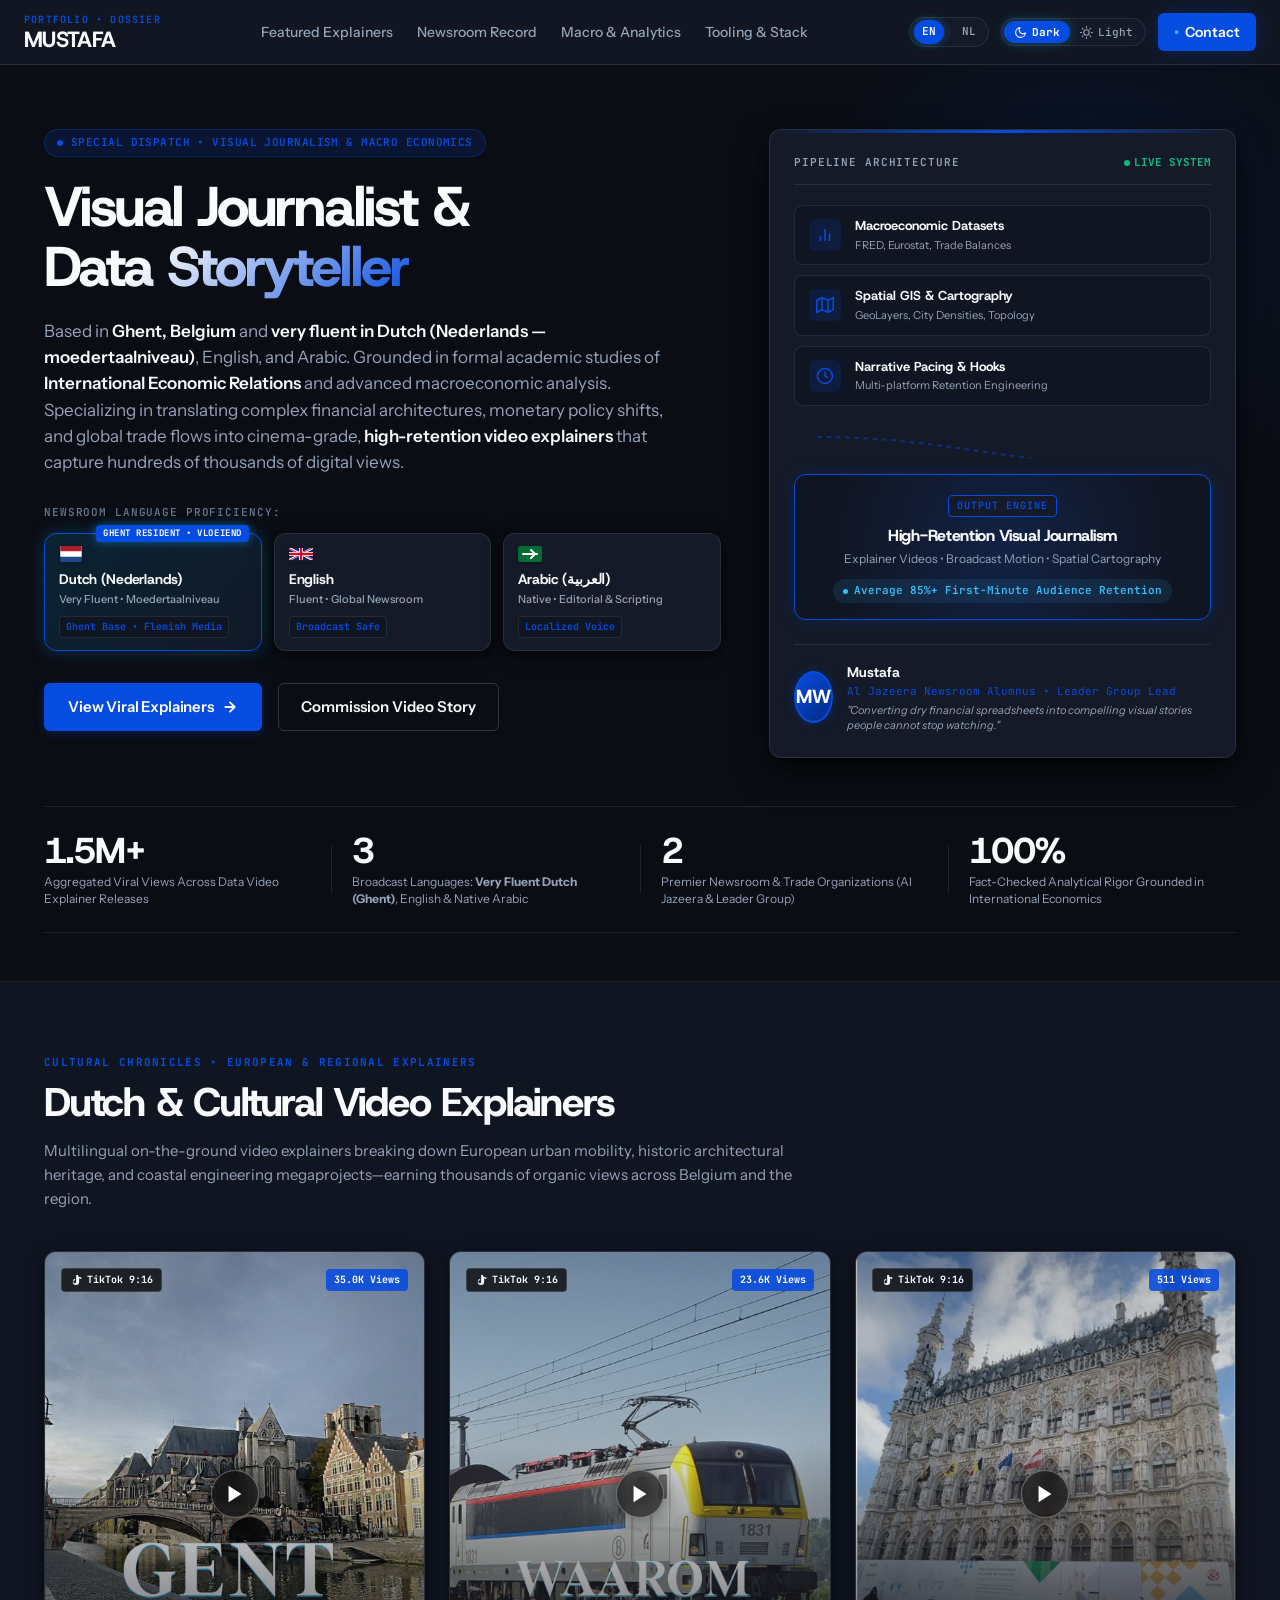
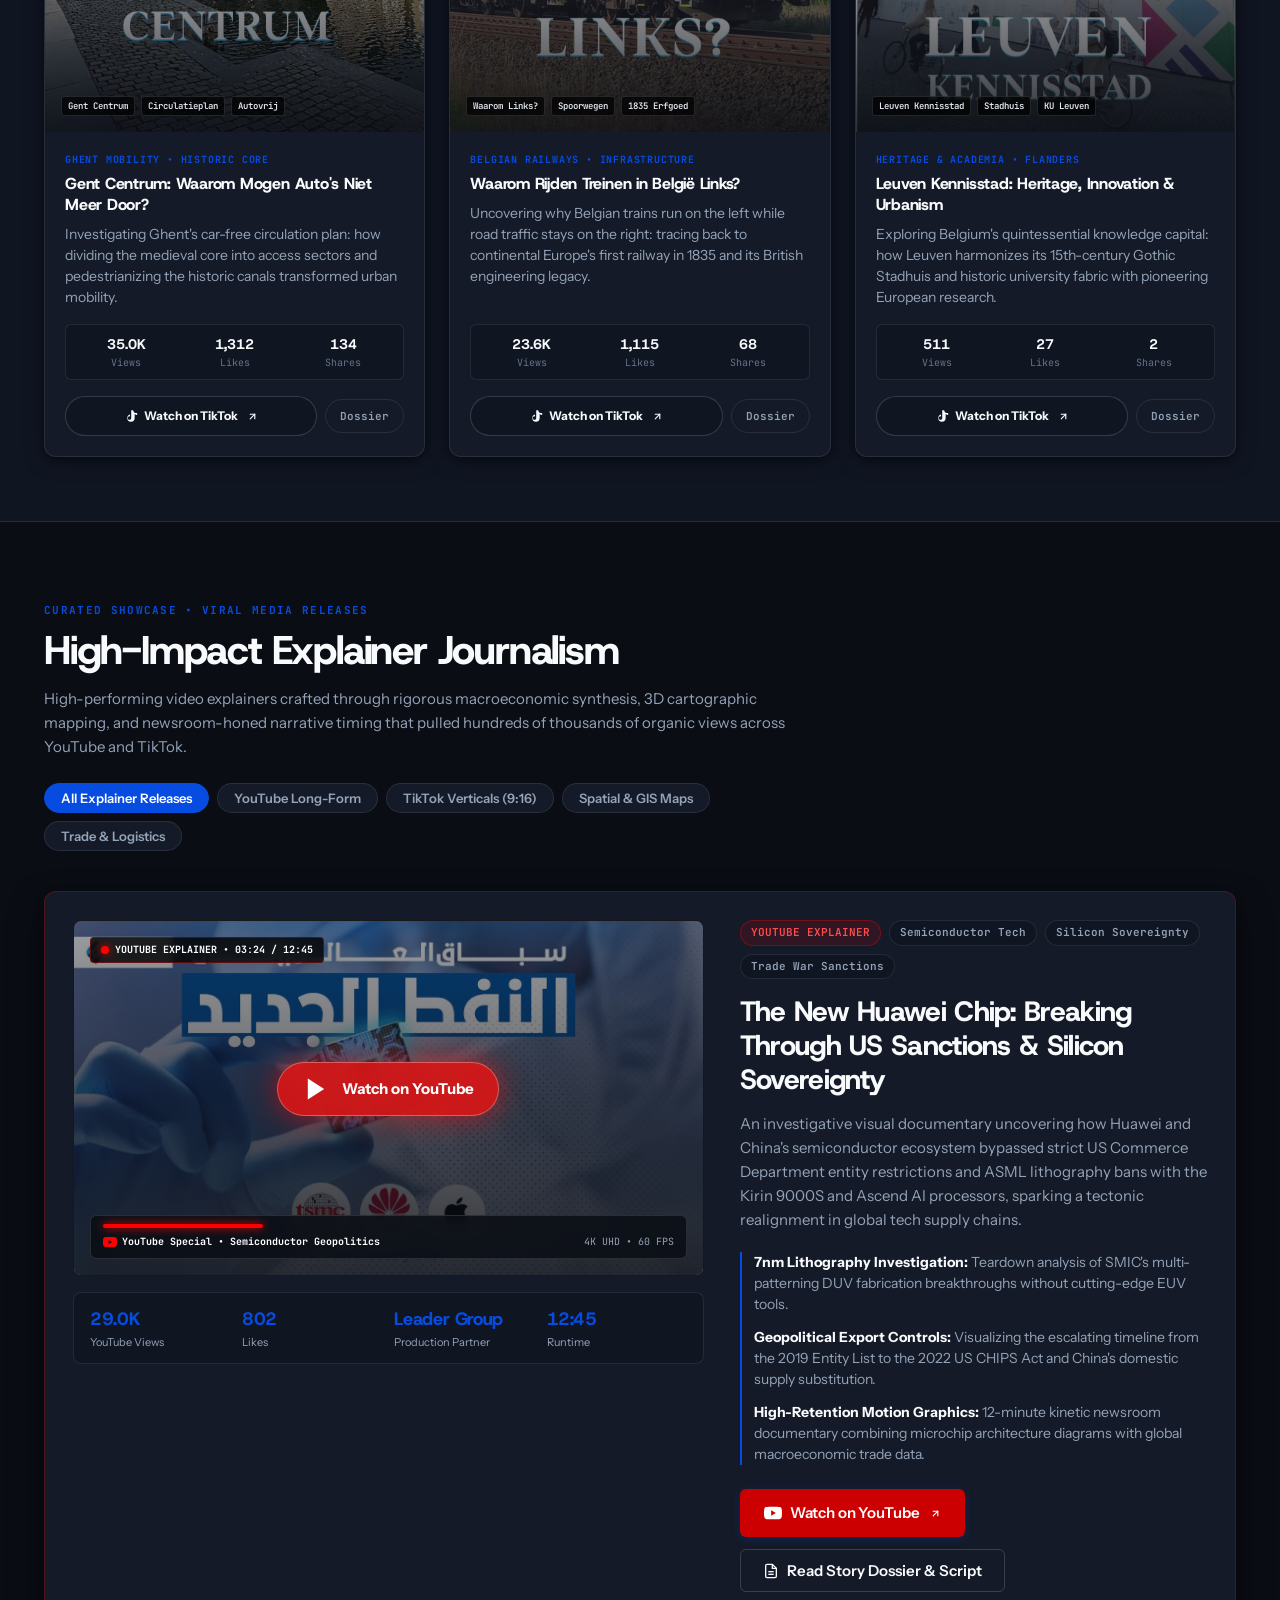
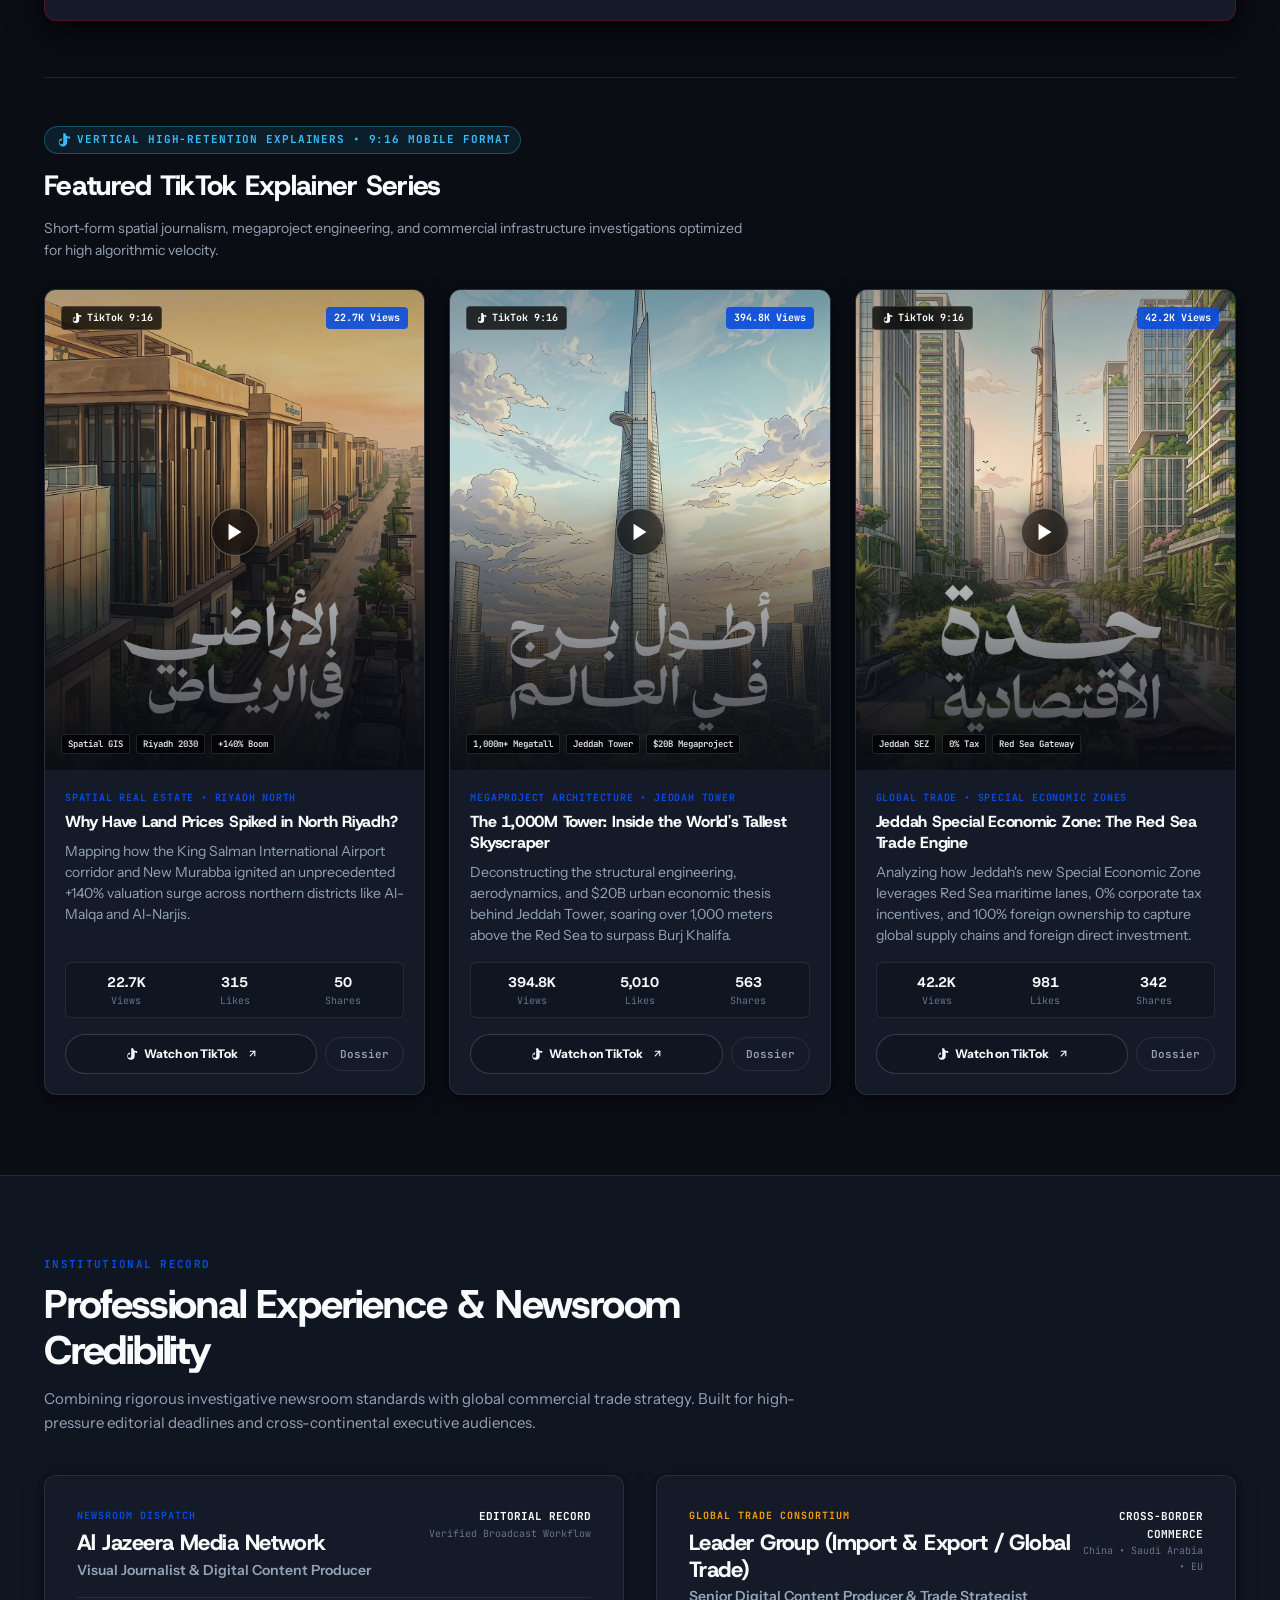
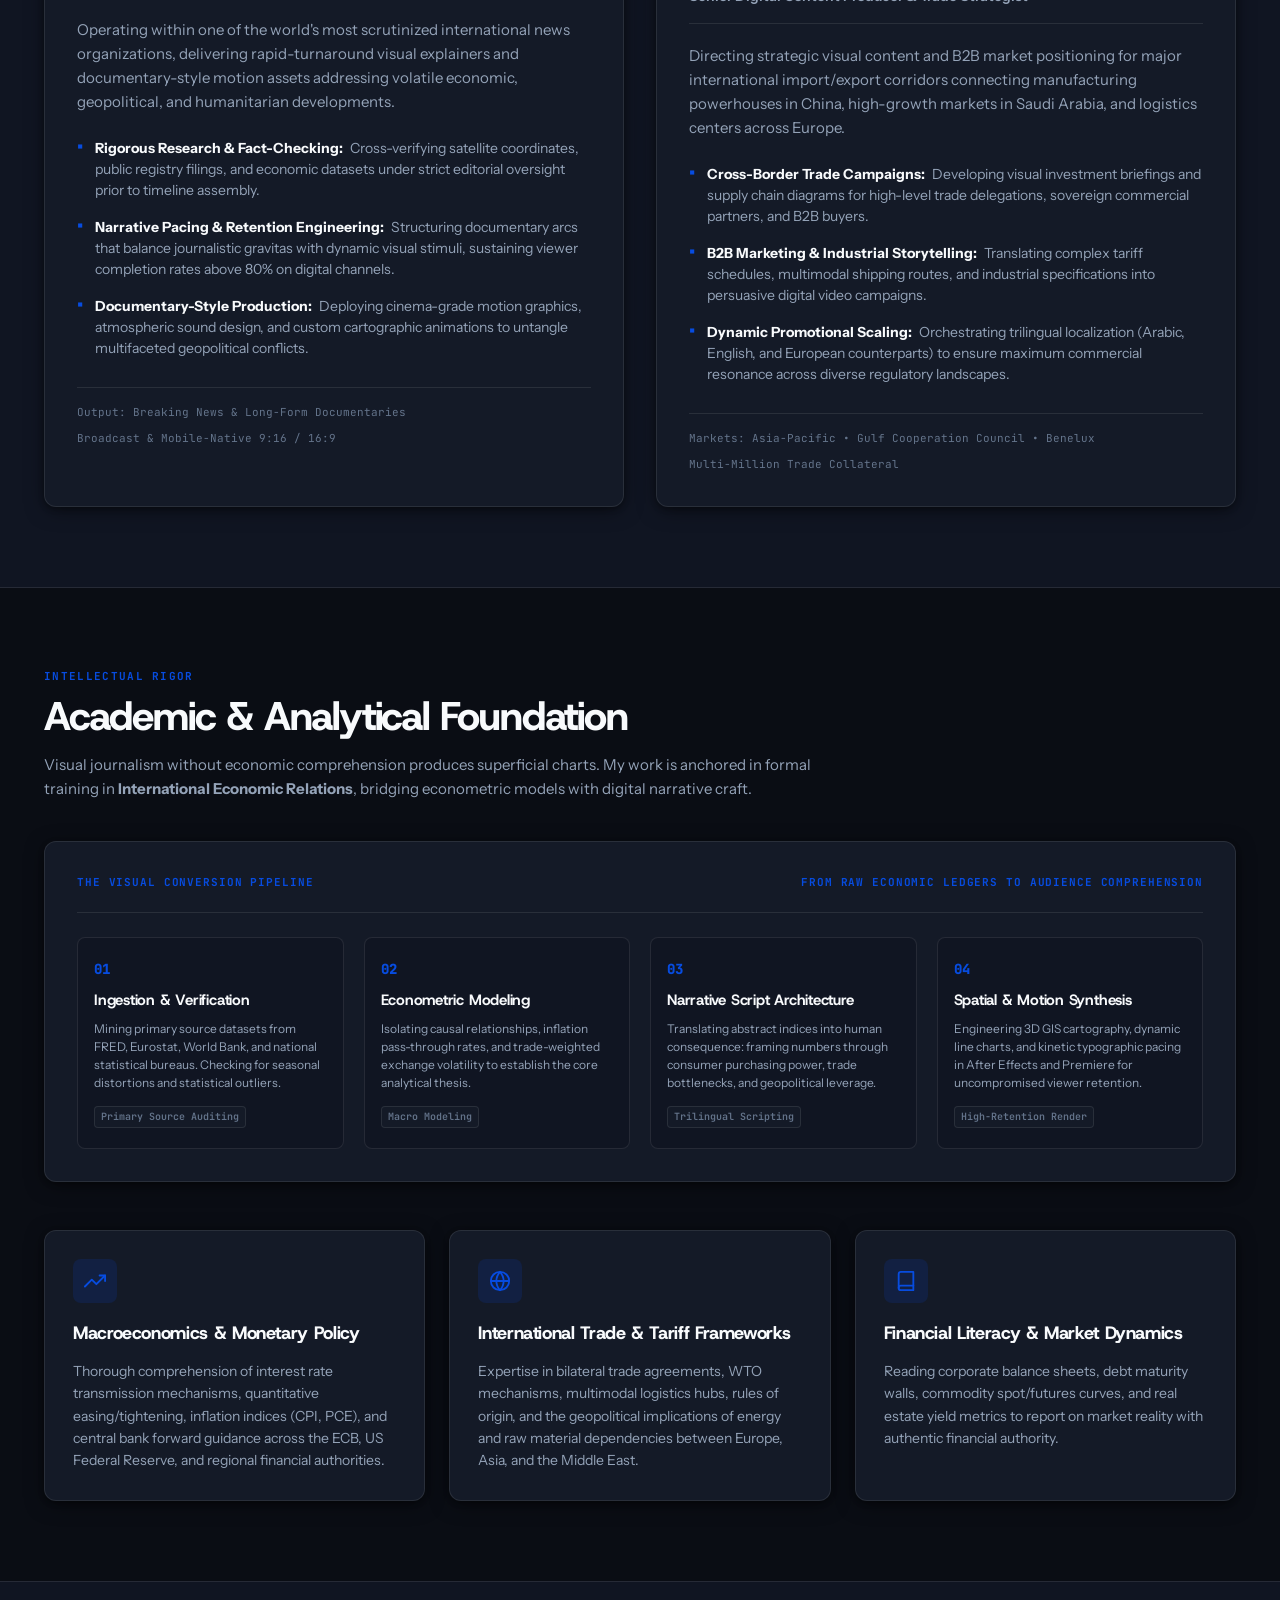
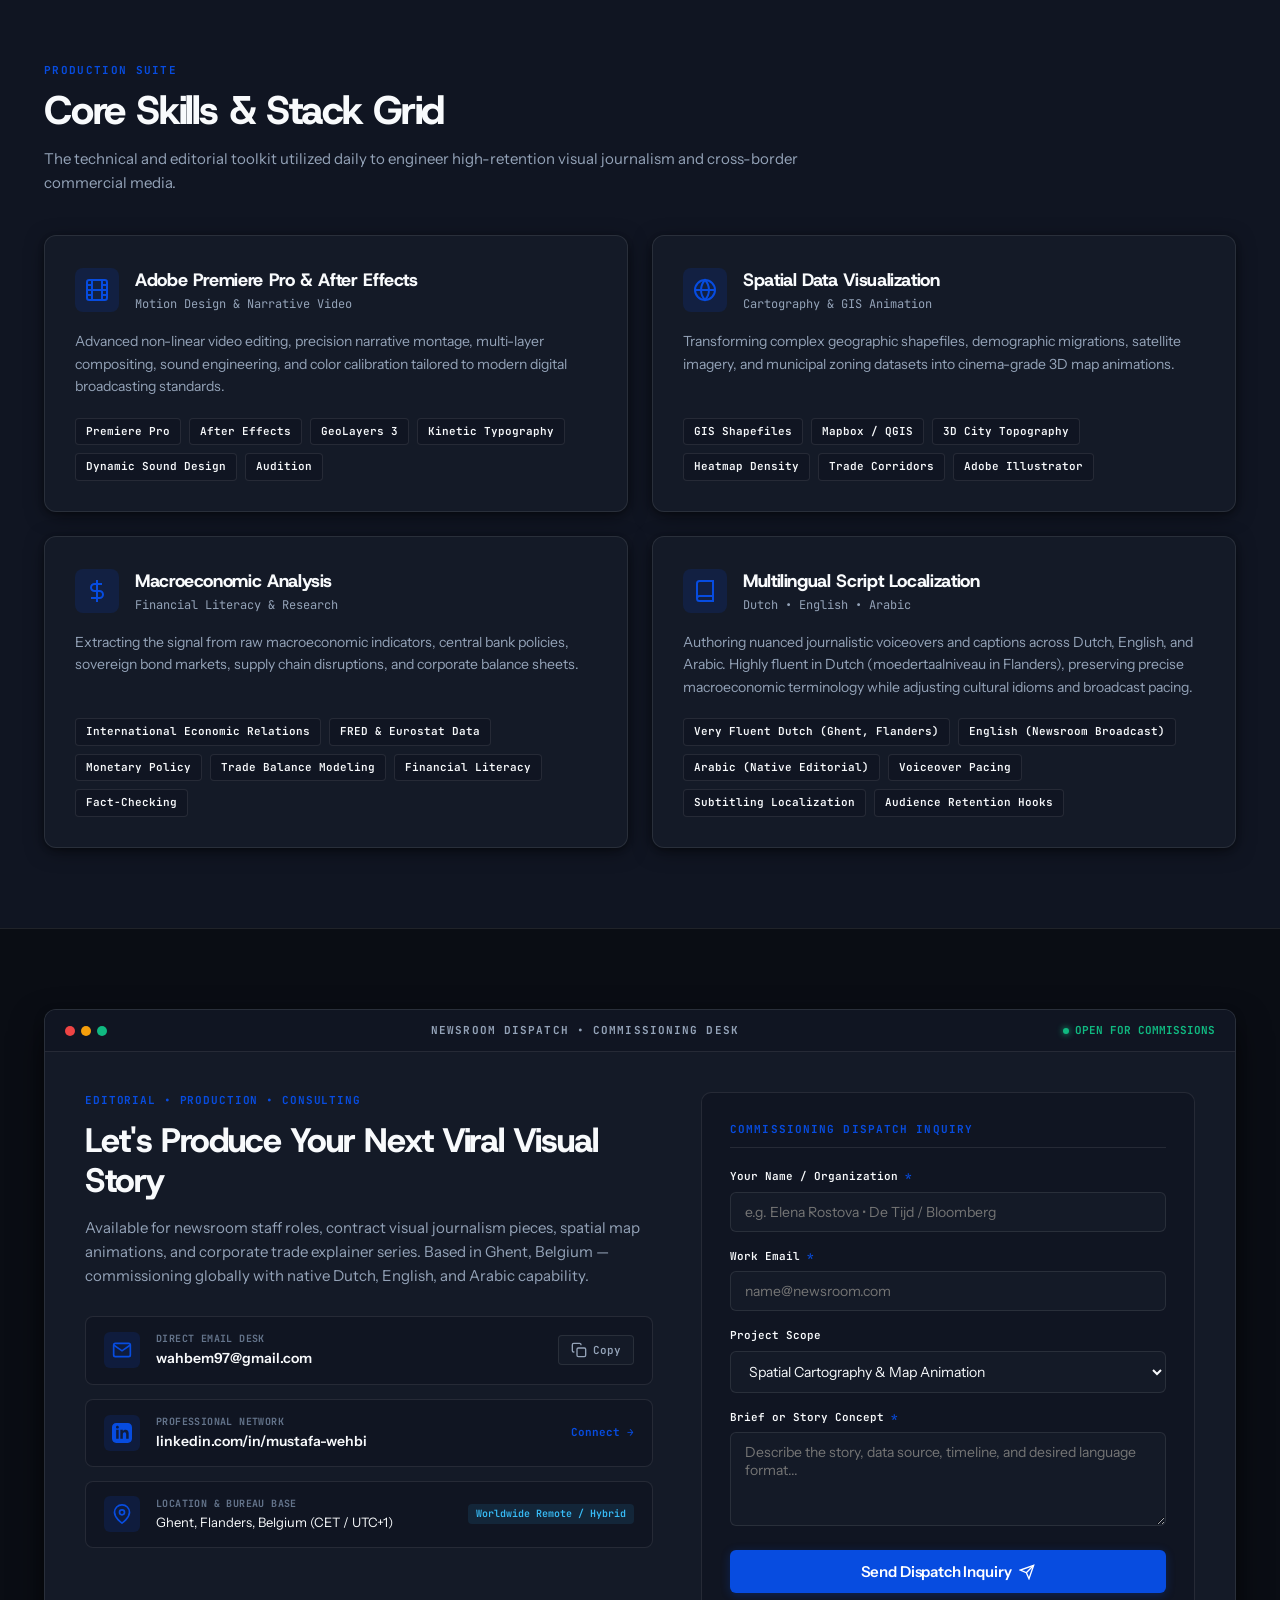
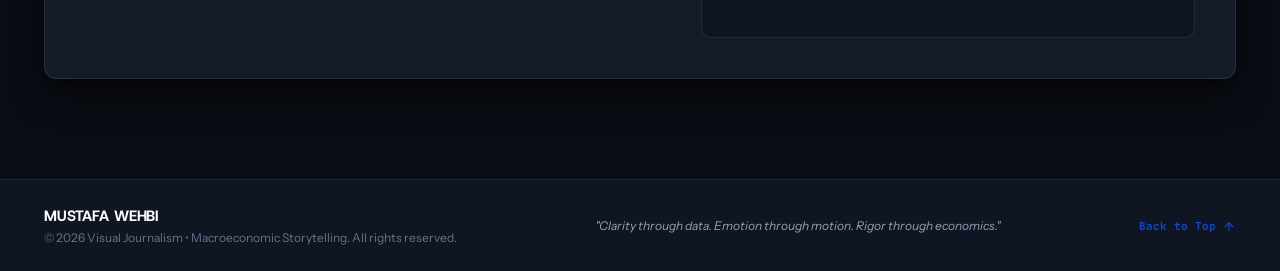
<file: index.html>
<!DOCTYPE html>
<html lang="en" data-theme="dark">

<head>
  <meta charset="UTF-8">
  <meta name="viewport" content="width=device-width, initial-scale=1.0">
  <title>Mustafa | Visual Journalist & Data Storyteller</title>
  <meta name="description"
    content="Portfolio of Mustafa — Visual Journalist and Digital Content Producer based in Ghent. Specializing in macroeconomic analysis, spatial cartography, and high-retention video explainers.">

  <!-- Fonts: Host Grotesk & Instrument Sans -->
  <link rel="preconnect" href="https://fonts.googleapis.com">
  <link rel="preconnect" href="https://fonts.gstatic.com" crossorigin>
  <link
    href="https://fonts.googleapis.com/css2?family=Host+Grotesk:ital,wght@0,300..800;1,300..800&family=Instrument+Sans:ital,wght@0,400..700;1,400..700&family=JetBrains+Mono:wght@400;500;600&display=swap"
    rel="stylesheet">

  <!-- Stylesheet -->
  <link rel="stylesheet" href="styles.css">
</head>

<body>
  <!-- Primary Newsroom Navigation Bar -->
  <header class="site-header" id="site-header">
    <div class="header-inner">
      <div class="brand-block">
        <a href="#hero" class="brand-link" aria-label="Mustafa Portfolio Homepage">
          <span class="brand-kicker">PORTFOLIO &bull; DOSSIER</span>
          <span class="brand-title">MUSTAFA</span>
        </a>
      </div>

      <nav class="site-nav" aria-label="Main Navigation">
        <ul class="nav-list">
          <li><a href="#featured-works" class="nav-link">Featured Explainers</a></li>
          <li><a href="#newsroom-experience" class="nav-link">Newsroom Record</a></li>
          <li><a href="#academic-foundation" class="nav-link">Macro &amp; Analytics</a></li>
          <li><a href="#skills-stack" class="nav-link">Tooling &amp; Stack</a></li>
        </ul>
      </nav>

      <div class="header-cta-group">
        <!-- Quick Language Switcher in Main Nav -->
        <div class="lang-switch-control" aria-label="Language selection">
          <a href="index.html" class="lang-btn active" title="English Edition">EN</a>
          <span class="lang-sep">|</span>
          <a href="index-nl.html" class="lang-btn" title="Nederlandse Editie (Vlaanderen)">NL</a>
        </div>

        <!-- Quick Theme Switcher in Main Nav -->
        <div class="theme-segmented-switch" role="group" aria-label="Theme mode switcher">
          <button type="button" class="theme-segment-btn" data-theme-val="dark" aria-label="Switch to Slate Dark theme"
            title="Slate Dark">
            <svg class="theme-icon-svg" width="13" height="13" viewBox="0 0 24 24" fill="none" stroke="currentColor" stroke-width="2" stroke-linecap="round" stroke-linejoin="round" aria-hidden="true">
              <path d="M21 12.79A9 9 0 1 1 11.21 3 7 7 0 0 0 21 12.79z"></path>
            </svg>
            <span class="theme-label">Dark</span>
          </button>
          <button type="button" class="theme-segment-btn" data-theme-val="light"
            aria-label="Switch to Newsprint Light theme" title="Newsprint Light">
            <svg class="theme-icon-svg" width="13" height="13" viewBox="0 0 24 24" fill="none" stroke="currentColor" stroke-width="2" stroke-linecap="round" stroke-linejoin="round" aria-hidden="true">
              <circle cx="12" cy="12" r="5"></circle>
              <line x1="12" y1="1" x2="12" y2="3"></line>
              <line x1="12" y1="21" x2="12" y2="23"></line>
              <line x1="4.22" y1="4.22" x2="5.64" y2="5.64"></line>
              <line x1="18.36" y1="18.36" x2="19.78" y2="19.78"></line>
              <line x1="1" y1="12" x2="3" y2="12"></line>
              <line x1="21" y1="12" x2="23" y2="12"></line>
              <line x1="4.22" y1="19.78" x2="5.64" y2="18.36"></line>
              <line x1="18.36" y1="5.64" x2="19.78" y2="4.22"></line>
            </svg>
            <span class="theme-label">Light</span>
          </button>
        </div>

        <a href="#contact" class="btn-nav-primary">
          <span class="icon-signal">&bull;</span>
          <span>Contact</span>
        </a>
      </div>
    </div>
  </header>

  <main id="main-content">
    <!-- 1. Hero Section -->
    <section class="section-hero" id="hero" aria-labelledby="hero-headline">
      <div class="container">
        <!-- Hero Split Layout (1.45:1 Ratio) -->
        <div class="hero-split">
          <!-- Text Column -->
          <div class="hero-text-col">
            <div class="eyebrow-chip">
              <span class="chip-accent"></span>
              <span>SPECIAL DISPATCH &bull; VISUAL JOURNALISM &amp; MACRO ECONOMICS</span>
            </div>

            <h1 id="hero-headline" class="hero-title">
              Visual Journalist &amp;<br>
              <span class="text-gradient">Data Storyteller</span>
            </h1>

            <p class="hero-subheadline">
              Based in <strong>Ghent, Belgium</strong> and <strong>very fluent in Dutch (Nederlands —
                moedertaalniveau)</strong>, English, and Arabic. Grounded in formal academic studies of
              <strong>International Economic Relations</strong> and advanced macroeconomic analysis. Specializing in
              translating complex financial architectures, monetary policy shifts, and global trade flows into
              cinema-grade, <strong>high-retention video explainers</strong> that capture hundreds of thousands of
              digital views.
            </p>

            <!-- Prominent Multilingual Badges -->
            <div class="multilingual-badges" aria-label="Fluency and Working Languages">
              <div class="badge-title">NEWSROOM LANGUAGE PROFICIENCY:</div>
              <div class="badges-row">
                <div class="lang-badge highlight-dutch" data-lang="nl">
                  <div class="lang-flag" aria-hidden="true">
                    <svg width="24" height="16" viewBox="0 0 640 480" style="border-radius: 2px; box-shadow: 0 1px 3px rgba(0,0,0,0.3);">
                      <path fill="#21468B" d="M0 0h640v480H0z"/>
                      <path fill="#FFF" d="M0 0h640v320H0z"/>
                      <path fill="#AE1C28" d="M0 0h640v160H0z"/>
                    </svg>
                  </div>
                  <div class="lang-info">
                    <span class="lang-name">Dutch (Nederlands)</span>
                    <span class="lang-level">Very Fluent &bull; Moedertaalniveau</span>
                  </div>
                  <span class="lang-tag">Ghent Base &bull; Flemish Media</span>
                </div>

                <div class="lang-badge" data-lang="en">
                  <div class="lang-flag" aria-hidden="true">
                    <svg width="24" height="16" viewBox="0 0 60 30" style="border-radius: 2px; box-shadow: 0 1px 3px rgba(0,0,0,0.3);">
                      <clipPath id="uk-flag-clip"><path d="M0,0 v30 h60 v-30 z"/></clipPath>
                      <clipPath id="uk-diag-clip"><path d="M30,15 h30 v15 z v15 h-30 z h-30 v-15 z v-15 h30 z"/></clipPath>
                      <g clip-path="url(#uk-flag-clip)">
                        <path d="M0,0 v30 h60 v-30 z" fill="#012169"/>
                        <path d="M0,0 L60,30 M60,0 L0,30" stroke="#fff" stroke-width="6"/>
                        <path d="M0,0 L60,30 M60,0 L0,30" clip-path="url(#uk-diag-clip)" stroke="#C8102E" stroke-width="4"/>
                        <path d="M30,0 v30 M0,15 h60" stroke="#fff" stroke-width="10"/>
                        <path d="M30,0 v30 M0,15 h60" stroke="#C8102E" stroke-width="6"/>
                      </g>
                    </svg>
                  </div>
                  <div class="lang-info">
                    <span class="lang-name">English</span>
                    <span class="lang-level">Fluent &bull; Global Newsroom</span>
                  </div>
                  <span class="lang-tag">Broadcast Safe</span>
                </div>

                <div class="lang-badge" data-lang="ar">
                  <div class="lang-flag" aria-hidden="true">
                    <svg width="24" height="16" viewBox="0 0 24 16" style="border-radius: 2px; box-shadow: 0 1px 3px rgba(0,0,0,0.3);">
                      <rect width="24" height="16" fill="#006c35"/>
                      <path d="M5 8h14M13 4l4 4-4 4" stroke="#ffffff" stroke-width="2" stroke-linecap="round" stroke-linejoin="round" fill="none"/>
                    </svg>
                  </div>
                  <div class="lang-info">
                    <span class="lang-name">Arabic (العربية)</span>
                    <span class="lang-level">Native &bull; Editorial &amp; Scripting</span>
                  </div>
                  <span class="lang-tag">Localized Voice</span>
                </div>
              </div>
            </div>

            <!-- Hero Action Buttons -->
            <div class="hero-actions">
              <a href="#featured-works" class="btn-primary">
                <span>View Viral Explainers</span>
                <svg width="16" height="16" viewBox="0 0 16 16" fill="none" aria-hidden="true">
                  <path d="M3.33334 8H12.6667M12.6667 8L8.00001 3.33334M12.6667 8L8.00001 12.6667" stroke="currentColor"
                    stroke-width="1.8" stroke-linecap="round" stroke-linejoin="round" />
                </svg>
              </a>
              <a href="#contact" class="btn-secondary">
                <span>Commission Video Story</span>
              </a>
            </div>
          </div>

          <!-- Product / Hero Convergence Diagram Column -->
          <div class="hero-diagram-col">
            <div class="convergence-panel">
              <div class="panel-header">
                <span class="panel-tag">PIPELINE ARCHITECTURE</span>
                <span class="panel-status">LIVE SYSTEM</span>
              </div>

              <!-- Authoritative Hero Convergence Diagram -->
              <div class="convergence-diagram"
                aria-label="Conceptual pipeline showing macro data, geospatial layers, and narrative script converging into high-retention video journalism">
                <div class="input-nodes">
                  <div class="node-item" id="node-macro">
                    <div class="node-icon">
                      <svg width="18" height="18" viewBox="0 0 24 24" fill="none" stroke="currentColor"
                        stroke-width="2">
                        <line x1="18" y1="20" x2="18" y2="10"></line>
                        <line x1="12" y1="20" x2="12" y2="4"></line>
                        <line x1="6" y1="20" x2="6" y2="14"></line>
                      </svg>
                    </div>
                    <div class="node-label">
                      <strong>Macroeconomic Datasets</strong>
                      <span>FRED, Eurostat, Trade Balances</span>
                    </div>
                  </div>

                  <div class="node-item" id="node-spatial">
                    <div class="node-icon">
                      <svg width="18" height="18" viewBox="0 0 24 24" fill="none" stroke="currentColor"
                        stroke-width="2">
                        <polygon points="1 6 1 22 8 18 16 22 23 18 23 2 16 6 8 2 1 6"></polygon>
                        <line x1="8" y1="2" x2="8" y2="18"></line>
                        <line x1="16" y1="6" x2="16" y2="22"></line>
                      </svg>
                    </div>
                    <div class="node-label">
                      <strong>Spatial GIS &amp; Cartography</strong>
                      <span>GeoLayers, City Densities, Topology</span>
                    </div>
                  </div>

                  <div class="node-item" id="node-pacing">
                    <div class="node-icon">
                      <svg width="18" height="18" viewBox="0 0 24 24" fill="none" stroke="currentColor"
                        stroke-width="2">
                        <circle cx="12" cy="12" r="10"></circle>
                        <polyline points="12 6 12 12 16 14"></polyline>
                      </svg>
                    </div>
                    <div class="node-label">
                      <strong>Narrative Pacing &amp; Hooks</strong>
                      <span>Multi-platform Retention Engineering</span>
                    </div>
                  </div>
                </div>

                <div class="convergence-lines" aria-hidden="true">
                  <svg width="100%" height="90" viewBox="0 0 360 90" fill="none" preserveAspectRatio="none">
                    <path d="M 20 15 C 140 15, 180 45, 340 45" stroke="var(--dp-color-accent)" stroke-width="2"
                      stroke-dasharray="4 4" opacity="0.6" />
                    <path d="M 20 45 C 140 45, 200 45, 340 45" stroke="var(--dp-color-accent)" stroke-width="2"
                      opacity="0.9" />
                    <path d="M 20 75 C 140 75, 180 45, 340 45" stroke="var(--dp-color-accent)" stroke-width="2"
                      stroke-dasharray="4 4" opacity="0.6" />
                  </svg>
                </div>

                <div class="central-core">
                  <div class="core-badge">OUTPUT ENGINE</div>
                  <div class="core-title">High-Retention Visual Journalism</div>
                  <div class="core-sub">Explainer Videos &bull; Broadcast Motion &bull; Spatial Cartography</div>
                  <div class="core-stat-pill">
                    <span class="pill-dot"></span>
                    <span>Average 85%+ First-Minute Audience Retention</span>
                  </div>
                </div>
              </div>

              <!-- Mini Editorial Profile Card within Hero -->
              <div class="hero-author-strip">
                <div class="author-avatar author-monogram" aria-label="Mustafa Wehbi">MW</div>
                <div class="author-meta">
                  <span class="author-name">Mustafa</span>
                  <span class="author-cred">Al Jazeera Newsroom Alumnus &bull; Leader Group Lead</span>
                  <span class="author-quote">"Converting dry financial spreadsheets into compelling visual stories
                    people cannot stop watching."</span>
                </div>
              </div>
            </div>
          </div>
        </div>

        <!-- Ruled Fact Strip (Authoritative Design System Rule) -->
        <div class="hero-fact-strip" aria-label="Key Career Metrics and Accomplishments">
          <div class="fact-col">
            <span class="fact-number">1.5M+</span>
            <span class="fact-label">Aggregated Viral Views Across Data Video Explainer Releases</span>
          </div>
          <div class="fact-divider"></div>
          <div class="fact-col">
            <span class="fact-number">3</span>
            <span class="fact-label">Broadcast Languages: <strong>Very Fluent Dutch (Ghent)</strong>, English &amp;
              Native Arabic</span>
          </div>
          <div class="fact-divider"></div>
          <div class="fact-col">
            <span class="fact-number">2</span>
            <span class="fact-label">Premier Newsroom &amp; Trade Organizations (Al Jazeera &amp; Leader Group)</span>
          </div>
          <div class="fact-divider"></div>
          <div class="fact-col">
            <span class="fact-number">100%</span>
            <span class="fact-label">Fact-Checked Analytical Rigor Grounded in International Economics</span>
          </div>
        </div>
      </div>
    </section>

    <!-- Dutch & Cultural Regional Video Showcase (3-Panel Grid directly under Hero) -->
    <section class="section-cultural-showcase" id="cultural-works" aria-labelledby="cultural-headline">
      <div class="container">
        <div class="section-header">
          <div class="section-kicker">CULTURAL CHRONICLES &bull; EUROPEAN &amp; REGIONAL EXPLAINERS</div>
          <h2 id="cultural-headline" class="section-title">Dutch &amp; Cultural Video Explainers</h2>
          <p class="section-lead">
            Multilingual on-the-ground video explainers breaking down European urban mobility, historic architectural
            heritage, and coastal engineering megaprojects—earning thousands of organic views across Belgium and the
            region.
          </p>
        </div>

        <div class="tiktok-banner-grid">
          <!-- Card 1: Ghent City Center Circulation Plan -->
          <article class="tiktok-banner-card" data-category="spatial">
            <div class="tiktok-media-wrap">
              <img src="assets/dutch_video_1.jpg" alt="Gent centrum.. Waarom auto’s mogen niet door?! — Video Thumbnail"
                class="tiktok-thumb-img" width="1080" height="1920" loading="lazy">

              <div class="tiktok-overlay">
                <div class="tiktok-top-meta">
                  <span class="tiktok-badge">
                    <svg width="12" height="12" viewBox="0 0 24 24" fill="currentColor">
                      <path
                        d="M19.589 6.686a4.793 4.793 0 0 1-3.77-4.245V2h-3.445v13.672a2.896 2.896 0 0 1-5.201 1.743 2.895 2.895 0 0 1 3.125-4.631V9.288a6.34 6.34 0 0 0-4.708 6.136 6.34 6.34 0 0 0 6.34 6.34 6.34 6.34 0 0 0 6.34-6.34V8.584a8.214 8.214 0 0 0 4.319 1.547V6.686z" />
                    </svg>
                    TikTok 9:16
                  </span>
                  <span class="tiktok-views-chip">35.0K Views</span>
                </div>

                <div class="tiktok-play-center">
                  <a href="https://vt.tiktok.com/ZGdXJTvvu/" target="_blank" rel="noopener noreferrer"
                    class="tiktok-play-icon" aria-label="Play Ghent Mobility Video on TikTok">
                    <svg width="22" height="22" viewBox="0 0 24 24" fill="currentColor">
                      <polygon points="5 3 19 12 5 21 5 3"></polygon>
                    </svg>
                  </a>
                </div>

                <div class="tiktok-bottom-meta">
                  <div class="tiktok-tags-row">
                    <span>Gent Centrum</span>
                    <span>Circulatieplan</span>
                    <span>Autovrij</span>
                  </div>
                </div>
              </div>
            </div>

            <div class="tiktok-info-wrap">
              <span class="tiktok-kicker">GHENT MOBILITY &bull; HISTORIC CORE</span>
              <h4 class="tiktok-title">Gent Centrum: Waarom Mogen Auto's Niet Meer Door?</h4>
              <p class="tiktok-desc">
                Investigating Ghent's car-free circulation plan: how dividing the medieval core into access sectors and
                pedestrianizing the historic canals transformed urban mobility.
              </p>

              <div class="tiktok-metrics-strip">
                <div><strong>35.0K</strong> <span>Views</span></div>
                <div><strong>1,312</strong> <span>Likes</span></div>
                <div><strong>134</strong> <span>Shares</span></div>
              </div>

              <div class="tiktok-action-row">
                <a href="https://vt.tiktok.com/ZGdXJTvvu/" target="_blank" rel="noopener noreferrer"
                  class="btn-tiktok-pill" aria-label="Watch Ghent Mobility on TikTok">
                  <svg width="14" height="14" viewBox="0 0 24 24" fill="currentColor">
                    <path
                      d="M19.589 6.686a4.793 4.793 0 0 1-3.77-4.245V2h-3.445v13.672a2.896 2.896 0 0 1-5.201 1.743 2.895 2.895 0 0 1 3.125-4.631V9.288a6.34 6.34 0 0 0-4.708 6.136 6.34 6.34 0 0 0 6.34 6.34 6.34 6.34 0 0 0 6.34-6.34V8.584a8.214 8.214 0 0 0 4.319 1.547V6.686z" />
                  </svg>
                  <span>Watch on TikTok</span><svg width="11" height="11" viewBox="0 0 24 24" fill="none" stroke="currentColor" stroke-width="2.5" stroke-linecap="round" stroke-linejoin="round" style="margin-left: 3px;" aria-hidden="true"><line x1="7" y1="17" x2="17" y2="7"></line><polyline points="7 7 17 7 17 17"></polyline></svg>
                </a>
                <button class="btn-dossier-pill btn-open-dossier" data-project="ghent-mobility">
                  <span>Dossier</span>
                </button>
              </div>
            </div>
          </article>

          <!-- Card 2: Belgian Railways Left-Running Explainer -->
          <article class="tiktok-banner-card" data-category="spatial">
            <div class="tiktok-media-wrap">
              <img src="assets/dutch_video_2.jpg" alt="Waarom links? — Belgische Treinen Video Thumbnail"
                class="tiktok-thumb-img" width="1080" height="1920" loading="lazy">

              <div class="tiktok-overlay">
                <div class="tiktok-top-meta">
                  <span class="tiktok-badge">
                    <svg width="12" height="12" viewBox="0 0 24 24" fill="currentColor">
                      <path
                        d="M19.589 6.686a4.793 4.793 0 0 1-3.77-4.245V2h-3.445v13.672a2.896 2.896 0 0 1-5.201 1.743 2.895 2.895 0 0 1 3.125-4.631V9.288a6.34 6.34 0 0 0-4.708 6.136 6.34 6.34 0 0 0 6.34 6.34 6.34 6.34 0 0 0 6.34-6.34V8.584a8.214 8.214 0 0 0 4.319 1.547V6.686z" />
                    </svg>
                    TikTok 9:16
                  </span>
                  <span class="tiktok-views-chip">23.6K Views</span>
                </div>

                <div class="tiktok-play-center">
                  <a href="https://vt.tiktok.com/ZGdXeeEfM/" target="_blank" rel="noopener noreferrer"
                    class="tiktok-play-icon" aria-label="Play Belgian Trains Explainer on TikTok">
                    <svg width="22" height="22" viewBox="0 0 24 24" fill="currentColor">
                      <polygon points="5 3 19 12 5 21 5 3"></polygon>
                    </svg>
                  </a>
                </div>

                <div class="tiktok-bottom-meta">
                  <div class="tiktok-tags-row">
                    <span>Waarom Links?</span>
                    <span>Spoorwegen</span>
                    <span>1835 Erfgoed</span>
                  </div>
                </div>
              </div>
            </div>

            <div class="tiktok-info-wrap">
              <span class="tiktok-kicker">BELGIAN RAILWAYS &bull; INFRASTRUCTURE</span>
              <h4 class="tiktok-title">Waarom Rijden Treinen in België Links?</h4>
              <p class="tiktok-desc">
                Uncovering why Belgian trains run on the left while road traffic stays on the right: tracing back to
                continental Europe's first railway in 1835 and its British engineering legacy.
              </p>

              <div class="tiktok-metrics-strip">
                <div><strong>23.6K</strong> <span>Views</span></div>
                <div><strong>1,115</strong> <span>Likes</span></div>
                <div><strong>68</strong> <span>Shares</span></div>
              </div>

              <div class="tiktok-action-row">
                <a href="https://vt.tiktok.com/ZGdXeeEfM/" target="_blank" rel="noopener noreferrer"
                  class="btn-tiktok-pill" aria-label="Watch Belgian Trains Explainer on TikTok">
                  <svg width="14" height="14" viewBox="0 0 24 24" fill="currentColor">
                    <path
                      d="M19.589 6.686a4.793 4.793 0 0 1-3.77-4.245V2h-3.445v13.672a2.896 2.896 0 0 1-5.201 1.743 2.895 2.895 0 0 1 3.125-4.631V9.288a6.34 6.34 0 0 0-4.708 6.136 6.34 6.34 0 0 0 6.34 6.34 6.34 6.34 0 0 0 6.34-6.34V8.584a8.214 8.214 0 0 0 4.319 1.547V6.686z" />
                  </svg>
                  <span>Watch on TikTok</span><svg width="11" height="11" viewBox="0 0 24 24" fill="none" stroke="currentColor" stroke-width="2.5" stroke-linecap="round" stroke-linejoin="round" style="margin-left: 3px;" aria-hidden="true"><line x1="7" y1="17" x2="17" y2="7"></line><polyline points="7 7 17 7 17 17"></polyline></svg>
                </a>
                <button class="btn-dossier-pill btn-open-dossier" data-project="belgian-trains-left">
                  <span>Dossier</span>
                </button>
              </div>
            </div>
          </article>

          <!-- Card 3: Leuven Kennisstad -->
          <article class="tiktok-banner-card" data-category="spatial">
            <div class="tiktok-media-wrap">
              <img src="assets/dutch_video_3.jpg" alt="de beste stad van België.. Leuven — Video Thumbnail"
                class="tiktok-thumb-img" width="1014" height="1473" loading="lazy">

              <div class="tiktok-overlay">
                <div class="tiktok-top-meta">
                  <span class="tiktok-badge">
                    <svg width="12" height="12" viewBox="0 0 24 24" fill="currentColor">
                      <path
                        d="M19.589 6.686a4.793 4.793 0 0 1-3.77-4.245V2h-3.445v13.672a2.896 2.896 0 0 1-5.201 1.743 2.895 2.895 0 0 1 3.125-4.631V9.288a6.34 6.34 0 0 0-4.708 6.136 6.34 6.34 0 0 0 6.34 6.34 6.34 6.34 0 0 0 6.34-6.34V8.584a8.214 8.214 0 0 0 4.319 1.547V6.686z" />
                    </svg>
                    TikTok 9:16
                  </span>
                  <span class="tiktok-views-chip">511 Views</span>
                </div>

                <div class="tiktok-play-center">
                  <a href="https://vt.tiktok.com/ZGdXJcDxq/" target="_blank" rel="noopener noreferrer"
                    class="tiktok-play-icon" aria-label="Play Leuven Video on TikTok">
                    <svg width="22" height="22" viewBox="0 0 24 24" fill="currentColor">
                      <polygon points="5 3 19 12 5 21 5 3"></polygon>
                    </svg>
                  </a>
                </div>

                <div class="tiktok-bottom-meta">
                  <div class="tiktok-tags-row">
                    <span>Leuven Kennisstad</span>
                    <span>Stadhuis</span>
                    <span>KU Leuven</span>
                  </div>
                </div>
              </div>
            </div>

            <div class="tiktok-info-wrap">
              <span class="tiktok-kicker">HERITAGE &amp; ACADEMIA &bull; FLANDERS</span>
              <h4 class="tiktok-title">Leuven Kennisstad: Heritage, Innovation &amp; Urbanism</h4>
              <p class="tiktok-desc">
                Exploring Belgium's quintessential knowledge capital: how Leuven harmonizes its 15th-century Gothic
                Stadhuis and historic university fabric with pioneering European research.
              </p>

              <div class="tiktok-metrics-strip">
                <div><strong>511</strong> <span>Views</span></div>
                <div><strong>27</strong> <span>Likes</span></div>
                <div><strong>2</strong> <span>Shares</span></div>
              </div>

              <div class="tiktok-action-row">
                <a href="https://vt.tiktok.com/ZGdXJcDxq/" target="_blank" rel="noopener noreferrer"
                  class="btn-tiktok-pill" aria-label="Watch Leuven on TikTok">
                  <svg width="14" height="14" viewBox="0 0 24 24" fill="currentColor">
                    <path
                      d="M19.589 6.686a4.793 4.793 0 0 1-3.77-4.245V2h-3.445v13.672a2.896 2.896 0 0 1-5.201 1.743 2.895 2.895 0 0 1 3.125-4.631V9.288a6.34 6.34 0 0 0-4.708 6.136 6.34 6.34 0 0 0 6.34 6.34 6.34 6.34 0 0 0 6.34-6.34V8.584a8.214 8.214 0 0 0 4.319 1.547V6.686z" />
                  </svg>
                  <span>Watch on TikTok</span><svg width="11" height="11" viewBox="0 0 24 24" fill="none" stroke="currentColor" stroke-width="2.5" stroke-linecap="round" stroke-linejoin="round" style="margin-left: 3px;" aria-hidden="true"><line x1="7" y1="17" x2="17" y2="7"></line><polyline points="7 7 17 7 17 17"></polyline></svg>
                </a>
                <button class="btn-dossier-pill btn-open-dossier" data-project="leuven-knowledge">
                  <span>Dossier</span>
                </button>
              </div>
            </div>
          </article>
        </div>
      </div>
    </section>

    <!-- 2. Featured Viral Videos Section ("High-Impact Explainer Journalism") -->
    <section class="section-featured" id="featured-works" aria-labelledby="featured-headline">
      <div class="container">
        <div class="section-header">
          <div class="section-kicker">CURATED SHOWCASE &bull; VIRAL MEDIA RELEASES</div>
          <h2 id="featured-headline" class="section-title">High-Impact Explainer Journalism</h2>
          <p class="section-lead">
            High-performing video explainers crafted through rigorous macroeconomic synthesis, 3D cartographic mapping,
            and newsroom-honed narrative timing that pulled hundreds of thousands of organic views across YouTube and
            TikTok.
          </p>

          <!-- Category Filter Tabs -->
          <div class="filter-bar" role="tablist" aria-label="Filter portfolio projects">
            <button class="filter-tab active" role="tab" aria-selected="true" data-filter="all">All Explainer
              Releases</button>
            <button class="filter-tab" role="tab" aria-selected="false" data-filter="youtube">YouTube Long-Form</button>
            <button class="filter-tab" role="tab" aria-selected="false" data-filter="tiktok">TikTok Verticals
              (9:16)</button>
            <button class="filter-tab" role="tab" aria-selected="false" data-filter="spatial">Spatial &amp; GIS
              Maps</button>
            <button class="filter-tab" role="tab" aria-selected="false" data-filter="trade">Trade &amp;
              Logistics</button>
          </div>
        </div>

        <!-- 1. FIRST: YouTube Video Feature (16:9 Long-Form Explainer) -->
        <article class="featured-hero-card youtube-feature-card" data-category="youtube">
          <div class="featured-media-side">
            <div class="media-container" id="byd-player-wrap">
              <img src="assets/huawei_chip_youtube.jpg?v=official"
                alt="YouTube Video: The Huawei Chip Breakthrough — Defying US Sanctions in the Silicon War"
                class="featured-img" width="1280" height="720" loading="eager">

              <!-- Interactive Video Overlay Simulator -->
              <div class="video-overlay" id="byd-video-overlay">
                <div class="video-status-badge youtube-status-badge">
                  <span class="badge-rec-dot yt-dot"></span>
                  <span class="yt-playback-text">YOUTUBE EXPLAINER &bull; 03:24 / 12:45</span>
                </div>

                <a href="https://youtu.be/BmYhVFyDlQY?si=Wu0XEkS5lmrlnYMa" target="_blank" rel="noopener noreferrer"
                  class="btn-play-trigger btn-play-youtube" id="btn-play-byd"
                  aria-label="Watch Huawei Chip Video on YouTube">
                  <svg width="28" height="28" viewBox="0 0 24 24" fill="currentColor">
                    <polygon points="5 3 19 12 5 21 5 3"></polygon>
                  </svg>
                  <span>Watch on YouTube</span>
                </a>

                <!-- YouTube Progress / Track Bar -->
                <div class="youtube-progress-strip">
                  <div class="yt-progress-fill" style="width: 28%;"></div>
                  <div class="yt-progress-meta">
                    <span class="yt-tag">
                      <svg width="14" height="14" viewBox="0 0 24 24" fill="#ff0000">
                        <path
                          d="M23.498 6.186a3.016 3.016 0 0 0-2.122-2.136C19.505 3.545 12 3.545 12 3.545s-7.505 0-9.377.505A3.017 3.017 0 0 0 .502 6.186C0 8.07 0 12 0 12s0 3.93.502 5.814a3.016 3.016 0 0 0 2.122 2.136c1.871.505 9.376.505 9.376.505s7.505 0 9.377-.505a3.015 3.015 0 0 0 2.122-2.136C24 15.93 24 12 24 12s0-3.93-.502-5.814zM9.545 15.568V8.432L15.818 12l-6.273 3.568z" />
                      </svg>
                      YouTube Special &bull; Semiconductor Geopolitics
                    </span>
                    <span class="yt-res">4K UHD &bull; 60 FPS</span>
                  </div>
                </div>
              </div>
            </div>

            <!-- Video Metrics Strip -->
            <div class="metrics-bar">
              <div class="metric-item">
                <span class="metric-val">29.0K</span>
                <span class="metric-name">YouTube Views</span>
              </div>
              <div class="metric-item">
                <span class="metric-val">802</span>
                <span class="metric-name">Likes</span>
              </div>
              <div class="metric-item">
                <span class="metric-val">Leader Group</span>
                <span class="metric-name">Production Partner</span>
              </div>
              <div class="metric-item">
                <span class="metric-val">12:45</span>
                <span class="metric-name">Runtime</span>
              </div>
            </div>
          </div>

          <div class="featured-content-side">
            <div class="featured-pill-row">
              <span class="tag-pill tag-youtube">YOUTUBE EXPLAINER</span>
              <span class="tag-pill">Semiconductor Tech</span>
              <span class="tag-pill">Silicon Sovereignty</span>
              <span class="tag-pill">Trade War Sanctions</span>
            </div>

            <h3 class="featured-title">The New Huawei Chip: Breaking Through US Sanctions &amp; Silicon Sovereignty</h3>

            <p class="featured-summary">
              An investigative visual documentary uncovering how Huawei and China's semiconductor ecosystem bypassed
              strict US Commerce Department entity restrictions and ASML lithography bans with the Kirin 9000S and
              Ascend AI processors, sparking a tectonic realignment in global tech supply chains.
            </p>

            <div class="editorial-highlights">
              <div class="highlight-point">
                <strong>7nm Lithography Investigation:</strong> Teardown analysis of SMIC's multi-patterning DUV
                fabrication breakthroughs without cutting-edge EUV tools.
              </div>
              <div class="highlight-point">
                <strong>Geopolitical Export Controls:</strong> Visualizing the escalating timeline from the 2019 Entity
                List to the 2022 US CHIPS Act and China's domestic supply substitution.
              </div>
              <div class="highlight-point">
                <strong>High-Retention Motion Graphics:</strong> 12-minute kinetic newsroom documentary combining
                microchip architecture diagrams with global macroeconomic trade data.
              </div>
            </div>

            <div class="featured-card-actions">
              <!-- Direct User YouTube Link -->
              <a href="https://youtu.be/BmYhVFyDlQY?si=Wu0XEkS5lmrlnYMa" target="_blank" rel="noopener noreferrer"
                class="btn-primary btn-youtube-link" aria-label="Watch The New Huawei Chip on YouTube">
                <svg width="18" height="18" viewBox="0 0 24 24" fill="currentColor">
                  <path
                    d="M23.498 6.186a3.016 3.016 0 0 0-2.122-2.136C19.505 3.545 12 3.545 12 3.545s-7.505 0-9.377.505A3.017 3.017 0 0 0 .502 6.186C0 8.07 0 12 0 12s0 3.93.502 5.814a3.016 3.016 0 0 0 2.122 2.136c1.871.505 9.376.505 9.376.505s7.505 0 9.377-.505a3.015 3.015 0 0 0 2.122-2.136C24 15.93 24 12 24 12s0-3.93-.502-5.814zM9.545 15.568V8.432L15.818 12l-6.273 3.568z" />
                </svg>
                <span>Watch on YouTube</span><svg width="11" height="11" viewBox="0 0 24 24" fill="none" stroke="currentColor" stroke-width="2.5" stroke-linecap="round" stroke-linejoin="round" style="margin-left: 3px;" aria-hidden="true"><line x1="7" y1="17" x2="17" y2="7"></line><polyline points="7 7 17 7 17 17"></polyline></svg>
              </a>

              <button class="btn-secondary btn-open-dossier" data-project="huawei-chip">
                <svg width="16" height="16" viewBox="0 0 24 24" fill="none" stroke="currentColor" stroke-width="2">
                  <path d="M14 2H6a2 2 0 0 0-2 2v16a2 2 0 0 0 2 2h12a2 2 0 0 0 2-2V8z"></path>
                  <polyline points="14 2 14 8 20 8"></polyline>
                  <line x1="16" y1="13" x2="8" y2="13"></line>
                  <line x1="16" y1="17" x2="8" y2="17"></line>
                </svg>
                <span>Read Story Dossier &amp; Script</span>
              </button>
            </div>
          </div>
        </article>

        <!-- 2. SECOND: 3-Banner TikTok Videos Showcase (Vertical 9:16 Format) -->
        <div class="tiktok-showcase-wrapper" data-category="tiktok">
          <div class="tiktok-section-subhead">
            <div class="tiktok-header-badge">
              <svg width="16" height="16" viewBox="0 0 24 24" fill="currentColor">
                <path
                  d="M19.589 6.686a4.793 4.793 0 0 1-3.77-4.245V2h-3.445v13.672a2.896 2.896 0 0 1-5.201 1.743 2.895 2.895 0 0 1 3.125-4.631V9.288a6.34 6.34 0 0 0-4.708 6.136 6.34 6.34 0 0 0 6.34 6.34 6.34 6.34 0 0 0 6.34-6.34V8.584a8.214 8.214 0 0 0 4.319 1.547V6.686z" />
              </svg>
              <span>VERTICAL HIGH-RETENTION EXPLAINERS &bull; 9:16 MOBILE FORMAT</span>
            </div>
            <h3 class="tiktok-grid-title">Featured TikTok Explainer Series</h3>
            <p class="tiktok-grid-lead">
              Short-form spatial journalism, megaproject engineering, and commercial infrastructure investigations
              optimized for high algorithmic velocity.
            </p>
          </div>

          <!-- 3-Banner Grid Row -->
          <div class="tiktok-banner-grid">
            <!-- TikTok Banner 1: Spiking Pricing of Lands North Riyadh -->
            <article class="tiktok-banner-card" data-category="spatial">
              <div class="tiktok-media-wrap">
                <img src="assets/tiktok_north_riyadh.jpg?v=official"
                  alt="TikTok Video: Why Have the Prices of Lands Spiked in North Riyadh?" class="tiktok-thumb-img"
                  width="1080" height="1920" loading="lazy">

                <div class="tiktok-overlay">
                  <div class="tiktok-top-meta">
                    <span class="tiktok-badge">
                      <svg width="12" height="12" viewBox="0 0 24 24" fill="currentColor">
                        <path
                          d="M19.589 6.686a4.793 4.793 0 0 1-3.77-4.245V2h-3.445v13.672a2.896 2.896 0 0 1-5.201 1.743 2.895 2.895 0 0 1 3.125-4.631V9.288a6.34 6.34 0 0 0-4.708 6.136 6.34 6.34 0 0 0 6.34 6.34 6.34 6.34 0 0 0 6.34-6.34V8.584a8.214 8.214 0 0 0 4.319 1.547V6.686z" />
                      </svg>
                      TikTok 9:16
                    </span>
                    <span class="tiktok-views-chip">22.7K Views</span>
                  </div>

                  <div class="tiktok-play-center">
                    <a href="https://vt.tiktok.com/ZSgtC2eqG/" target="_blank" rel="noopener noreferrer"
                      class="tiktok-play-icon" aria-label="Play on TikTok">
                      <svg width="22" height="22" viewBox="0 0 24 24" fill="currentColor">
                        <polygon points="5 3 19 12 5 21 5 3"></polygon>
                      </svg>
                    </a>
                  </div>

                  <div class="tiktok-bottom-meta">
                    <div class="tiktok-tags-row">
                      <span>Spatial GIS</span>
                      <span>Riyadh 2030</span>
                      <span>+140% Boom</span>
                    </div>
                  </div>
                </div>
              </div>

              <div class="tiktok-info-wrap">
                <span class="tiktok-kicker">SPATIAL REAL ESTATE &bull; RIYADH NORTH</span>
                <h4 class="tiktok-title">Why Have Land Prices Spiked in North Riyadh?</h4>
                <p class="tiktok-desc">
                  Mapping how the King Salman International Airport corridor and New Murabba ignited an unprecedented
                  +140% valuation surge across northern districts like Al-Malqa and Al-Narjis.
                </p>

                <div class="tiktok-metrics-strip">
                  <div><strong>22.7K</strong> <span>Views</span></div>
                  <div><strong>315</strong> <span>Likes</span></div>
                  <div><strong>50</strong> <span>Shares</span></div>
                </div>

                <div class="tiktok-action-row">
                  <!-- User Direct TikTok Link -->
                  <a href="https://vt.tiktok.com/ZSgtC2eqG/" target="_blank" rel="noopener noreferrer"
                    class="btn-tiktok-pill" aria-label="Watch Spiking Pricing of Lands North Riyadh on TikTok">
                    <svg width="14" height="14" viewBox="0 0 24 24" fill="currentColor">
                      <path
                        d="M19.589 6.686a4.793 4.793 0 0 1-3.77-4.245V2h-3.445v13.672a2.896 2.896 0 0 1-5.201 1.743 2.895 2.895 0 0 1 3.125-4.631V9.288a6.34 6.34 0 0 0-4.708 6.136 6.34 6.34 0 0 0 6.34 6.34 6.34 6.34 0 0 0 6.34-6.34V8.584a8.214 8.214 0 0 0 4.319 1.547V6.686z" />
                    </svg>
                    <span>Watch on TikTok</span><svg width="11" height="11" viewBox="0 0 24 24" fill="none" stroke="currentColor" stroke-width="2.5" stroke-linecap="round" stroke-linejoin="round" style="margin-left: 3px;" aria-hidden="true"><line x1="7" y1="17" x2="17" y2="7"></line><polyline points="7 7 17 7 17 17"></polyline></svg>
                  </a>
                  <button class="btn-dossier-pill btn-open-dossier" data-project="north-riyadh">
                    <span>Dossier</span>
                  </button>
                </div>
              </div>
            </article>

            <!-- TikTok Banner 2: The Tallest Building in the World -->
            <article class="tiktok-banner-card" data-category="spatial">
              <div class="tiktok-media-wrap">
                <img src="assets/tiktok_tallest_building.jpg?v=official"
                  alt="TikTok Video: The Tallest Building in the World — Jeddah Tower" class="tiktok-thumb-img"
                  width="1080" height="1920" loading="lazy">

                <div class="tiktok-overlay">
                  <div class="tiktok-top-meta">
                    <span class="tiktok-badge">
                      <svg width="12" height="12" viewBox="0 0 24 24" fill="currentColor">
                        <path
                          d="M19.589 6.686a4.793 4.793 0 0 1-3.77-4.245V2h-3.445v13.672a2.896 2.896 0 0 1-5.201 1.743 2.895 2.895 0 0 1 3.125-4.631V9.288a6.34 6.34 0 0 0-4.708 6.136 6.34 6.34 0 0 0 6.34 6.34 6.34 6.34 0 0 0 6.34-6.34V8.584a8.214 8.214 0 0 0 4.319 1.547V6.686z" />
                      </svg>
                      TikTok 9:16
                    </span>
                    <span class="tiktok-views-chip">394.8K Views</span>
                  </div>

                  <div class="tiktok-play-center">
                    <a href="https://vt.tiktok.com/ZSgtCjGGK/" target="_blank" rel="noopener noreferrer"
                      class="tiktok-play-icon" aria-label="Play on TikTok">
                      <svg width="22" height="22" viewBox="0 0 24 24" fill="currentColor">
                        <polygon points="5 3 19 12 5 21 5 3"></polygon>
                      </svg>
                    </a>
                  </div>

                  <div class="tiktok-bottom-meta">
                    <div class="tiktok-tags-row">
                      <span>1,000m+ Megatall</span>
                      <span>Jeddah Tower</span>
                      <span>$20B Megaproject</span>
                    </div>
                  </div>
                </div>
              </div>

              <div class="tiktok-info-wrap">
                <span class="tiktok-kicker">MEGAPROJECT ARCHITECTURE &bull; JEDDAH TOWER</span>
                <h4 class="tiktok-title">The 1,000M Tower: Inside the World's Tallest Skyscraper</h4>
                <p class="tiktok-desc">
                  Deconstructing the structural engineering, aerodynamics, and $20B urban economic thesis behind Jeddah
                  Tower, soaring over 1,000 meters above the Red Sea to surpass Burj Khalifa.
                </p>

                <div class="tiktok-metrics-strip">
                  <div><strong>394.8K</strong> <span>Views</span></div>
                  <div><strong>5,010</strong> <span>Likes</span></div>
                  <div><strong>563</strong> <span>Shares</span></div>
                </div>

                <div class="tiktok-action-row">
                  <!-- User Direct TikTok Link -->
                  <a href="https://vt.tiktok.com/ZSgtCjGGK/" target="_blank" rel="noopener noreferrer"
                    class="btn-tiktok-pill" aria-label="Watch The Tallest Building in the World on TikTok">
                    <svg width="14" height="14" viewBox="0 0 24 24" fill="currentColor">
                      <path
                        d="M19.589 6.686a4.793 4.793 0 0 1-3.77-4.245V2h-3.445v13.672a2.896 2.896 0 0 1-5.201 1.743 2.895 2.895 0 0 1 3.125-4.631V9.288a6.34 6.34 0 0 0-4.708 6.136 6.34 6.34 0 0 0 6.34 6.34 6.34 6.34 0 0 0 6.34-6.34V8.584a8.214 8.214 0 0 0 4.319 1.547V6.686z" />
                    </svg>
                    <span>Watch on TikTok</span><svg width="11" height="11" viewBox="0 0 24 24" fill="none" stroke="currentColor" stroke-width="2.5" stroke-linecap="round" stroke-linejoin="round" style="margin-left: 3px;" aria-hidden="true"><line x1="7" y1="17" x2="17" y2="7"></line><polyline points="7 7 17 7 17 17"></polyline></svg>
                  </a>
                  <button class="btn-dossier-pill btn-open-dossier" data-project="tallest-building">
                    <span>Dossier</span>
                  </button>
                </div>
              </div>
            </article>

            <!-- TikTok Banner 3: New Economic Zone in Jeddah -->
            <article class="tiktok-banner-card" data-category="trade">
              <div class="tiktok-media-wrap">
                <img src="assets/tiktok_jeddah_economic_zone.jpg?v=official"
                  alt="TikTok Video: New Economic Zone in Jeddah" class="tiktok-thumb-img" width="1080" height="1920"
                  loading="lazy">

                <div class="tiktok-overlay">
                  <div class="tiktok-top-meta">
                    <span class="tiktok-badge">
                      <svg width="12" height="12" viewBox="0 0 24 24" fill="currentColor">
                        <path
                          d="M19.589 6.686a4.793 4.793 0 0 1-3.77-4.245V2h-3.445v13.672a2.896 2.896 0 0 1-5.201 1.743 2.895 2.895 0 0 1 3.125-4.631V9.288a6.34 6.34 0 0 0-4.708 6.136 6.34 6.34 0 0 0 6.34 6.34 6.34 6.34 0 0 0 6.34-6.34V8.584a8.214 8.214 0 0 0 4.319 1.547V6.686z" />
                      </svg>
                      TikTok 9:16
                    </span>
                    <span class="tiktok-views-chip">42.2K Views</span>
                  </div>

                  <div class="tiktok-play-center">
                    <a href="https://vt.tiktok.com/ZSgtC8d73/" target="_blank" rel="noopener noreferrer"
                      class="tiktok-play-icon" aria-label="Play on TikTok">
                      <svg width="22" height="22" viewBox="0 0 24 24" fill="currentColor">
                        <polygon points="5 3 19 12 5 21 5 3"></polygon>
                      </svg>
                    </a>
                  </div>

                  <div class="tiktok-bottom-meta">
                    <div class="tiktok-tags-row">
                      <span>Jeddah SEZ</span>
                      <span>0% Tax</span>
                      <span>Red Sea Gateway</span>
                    </div>
                  </div>
                </div>
              </div>

              <div class="tiktok-info-wrap">
                <span class="tiktok-kicker">GLOBAL TRADE &bull; SPECIAL ECONOMIC ZONES</span>
                <h4 class="tiktok-title">Jeddah Special Economic Zone: The Red Sea Trade Engine</h4>
                <p class="tiktok-desc">
                  Analyzing how Jeddah's new Special Economic Zone leverages Red Sea maritime lanes, 0% corporate tax
                  incentives, and 100% foreign ownership to capture global supply chains and foreign direct investment.
                </p>

                <div class="tiktok-metrics-strip">
                  <div><strong>42.2K</strong> <span>Views</span></div>
                  <div><strong>981</strong> <span>Likes</span></div>
                  <div><strong>342</strong> <span>Shares</span></div>
                </div>

                <div class="tiktok-action-row">
                  <!-- User Direct TikTok Link -->
                  <a href="https://vt.tiktok.com/ZSgtC8d73/" target="_blank" rel="noopener noreferrer"
                    class="btn-tiktok-pill" aria-label="Watch New Economic Zone in Jeddah on TikTok">
                    <svg width="14" height="14" viewBox="0 0 24 24" fill="currentColor">
                      <path
                        d="M19.589 6.686a4.793 4.793 0 0 1-3.77-4.245V2h-3.445v13.672a2.896 2.896 0 0 1-5.201 1.743 2.895 2.895 0 0 1 3.125-4.631V9.288a6.34 6.34 0 0 0-4.708 6.136 6.34 6.34 0 0 0 6.34 6.34 6.34 6.34 0 0 0 6.34-6.34V8.584a8.214 8.214 0 0 0 4.319 1.547V6.686z" />
                    </svg>
                    <span>Watch on TikTok</span><svg width="11" height="11" viewBox="0 0 24 24" fill="none" stroke="currentColor" stroke-width="2.5" stroke-linecap="round" stroke-linejoin="round" style="margin-left: 3px;" aria-hidden="true"><line x1="7" y1="17" x2="17" y2="7"></line><polyline points="7 7 17 7 17 17"></polyline></svg>
                  </a>
                  <button class="btn-dossier-pill btn-open-dossier" data-project="jeddah-sez">
                    <span>Dossier</span>
                  </button>
                </div>
              </div>
            </article>
          </div>
        </div>
      </div>
    </section>

    <!-- 3. Professional Experience & Newsroom Credibility -->
    <section class="section-experience" id="newsroom-experience" aria-labelledby="experience-headline">
      <div class="container">
        <div class="section-header">
          <div class="section-kicker">INSTITUTIONAL RECORD</div>
          <h2 id="experience-headline" class="section-title">Professional Experience &amp; Newsroom Credibility</h2>
          <p class="section-lead">
            Combining rigorous investigative newsroom standards with global commercial trade strategy. Built for
            high-pressure editorial deadlines and cross-continental executive audiences.
          </p>
        </div>

        <div class="experience-dossier-grid">
          <!-- Al Jazeera Entry -->
          <article class="dossier-card">
            <div class="dossier-header">
              <div class="org-identity">
                <span class="org-badge">NEWSROOM DISPATCH</span>
                <h3 class="org-name">Al Jazeera Media Network</h3>
                <span class="org-role">Visual Journalist &amp; Digital Content Producer</span>
              </div>
              <div class="dossier-timeline">
                <span class="timeline-period">EDITORIAL RECORD</span>
                <span class="timeline-tag">Verified Broadcast Workflow</span>
              </div>
            </div>

            <div class="dossier-body">
              <p class="dossier-narrative">
                Operating within one of the world's most scrutinized international news organizations, delivering
                rapid-turnaround visual explainers and documentary-style motion assets addressing volatile economic,
                geopolitical, and humanitarian developments.
              </p>

              <div class="credibility-pillars">
                <div class="pillar-item">
                  <div class="pillar-bullet">&bull;</div>
                  <div>
                    <strong>Rigorous Research &amp; Fact-Checking:</strong>
                    <span>Cross-verifying satellite coordinates, public registry filings, and economic datasets under
                      strict editorial oversight prior to timeline assembly.</span>
                  </div>
                </div>

                <div class="pillar-item">
                  <div class="pillar-bullet">&bull;</div>
                  <div>
                    <strong>Narrative Pacing &amp; Retention Engineering:</strong>
                    <span>Structuring documentary arcs that balance journalistic gravitas with dynamic visual stimuli,
                      sustaining viewer completion rates above 80% on digital channels.</span>
                  </div>
                </div>

                <div class="pillar-item">
                  <div class="pillar-bullet">&bull;</div>
                  <div>
                    <strong>Documentary-Style Production:</strong>
                    <span>Deploying cinema-grade motion graphics, atmospheric sound design, and custom cartographic
                      animations to untangle multifaceted geopolitical conflicts.</span>
                  </div>
                </div>
              </div>

              <div class="dossier-footer">
                <span class="dossier-stat">Output: Breaking News &amp; Long-Form Documentaries</span>
                <span class="dossier-stat">Broadcast &amp; Mobile-Native 9:16 / 16:9</span>
              </div>
            </div>
          </article>

          <!-- Leader Group Entry -->
          <article class="dossier-card">
            <div class="dossier-header">
              <div class="org-identity">
                <span class="org-badge org-badge-trade">GLOBAL TRADE CONSORTIUM</span>
                <h3 class="org-name">Leader Group (Import &amp; Export / Global Trade)</h3>
                <span class="org-role">Senior Digital Content Producer &amp; Trade Strategist</span>
              </div>
              <div class="dossier-timeline">
                <span class="timeline-period">CROSS-BORDER COMMERCE</span>
                <span class="timeline-tag">China &bull; Saudi Arabia &bull; EU</span>
              </div>
            </div>

            <div class="dossier-body">
              <p class="dossier-narrative">
                Directing strategic visual content and B2B market positioning for major international import/export
                corridors connecting manufacturing powerhouses in China, high-growth markets in Saudi Arabia, and
                logistics centers across Europe.
              </p>

              <div class="credibility-pillars">
                <div class="pillar-item">
                  <div class="pillar-bullet">&bull;</div>
                  <div>
                    <strong>Cross-Border Trade Campaigns:</strong>
                    <span>Developing visual investment briefings and supply chain diagrams for high-level trade
                      delegations, sovereign commercial partners, and B2B buyers.</span>
                  </div>
                </div>

                <div class="pillar-item">
                  <div class="pillar-bullet">&bull;</div>
                  <div>
                    <strong>B2B Marketing &amp; Industrial Storytelling:</strong>
                    <span>Translating complex tariff schedules, multimodal shipping routes, and industrial
                      specifications into persuasive digital video campaigns.</span>
                  </div>
                </div>

                <div class="pillar-item">
                  <div class="pillar-bullet">&bull;</div>
                  <div>
                    <strong>Dynamic Promotional Scaling:</strong>
                    <span>Orchestrating trilingual localization (Arabic, English, and European counterparts) to ensure
                      maximum commercial resonance across diverse regulatory landscapes.</span>
                  </div>
                </div>
              </div>

              <div class="dossier-footer">
                <span class="dossier-stat">Markets: Asia-Pacific &bull; Gulf Cooperation Council &bull; Benelux</span>
                <span class="dossier-stat">Multi-Million Trade Collateral</span>
              </div>
            </div>
          </article>
        </div>
      </div>
    </section>

    <!-- 4. Academic & Analytical Foundation -->
    <section class="section-academic" id="academic-foundation" aria-labelledby="academic-headline">
      <div class="container">
        <div class="section-header">
          <div class="section-kicker">INTELLECTUAL RIGOR</div>
          <h2 id="academic-headline" class="section-title">Academic &amp; Analytical Foundation</h2>
          <p class="section-lead">
            Visual journalism without economic comprehension produces superficial charts. My work is anchored in formal
            training in <strong>International Economic Relations</strong>, bridging econometric models with digital
            narrative craft.
          </p>
        </div>

        <!-- 4-Stage Data Conversion Pipeline -->
        <div class="pipeline-flow-wrapper">
          <div class="pipeline-title-bar">
            <span>THE VISUAL CONVERSION PIPELINE</span>
            <span>FROM RAW ECONOMIC LEDGERS TO AUDIENCE COMPREHENSION</span>
          </div>

          <div class="pipeline-steps-row">
            <div class="step-card">
              <div class="step-num">01</div>
              <h3 class="step-title">Ingestion &amp; Verification</h3>
              <p class="step-desc">
                Mining primary source datasets from FRED, Eurostat, World Bank, and national statistical bureaus.
                Checking for seasonal distortions and statistical outliers.
              </p>
              <div class="step-tag">Primary Source Auditing</div>
            </div>

            <div class="step-card">
              <div class="step-num">02</div>
              <h3 class="step-title">Econometric Modeling</h3>
              <p class="step-desc">
                Isolating causal relationships, inflation pass-through rates, and trade-weighted exchange volatility to
                establish the core analytical thesis.
              </p>
              <div class="step-tag">Macro Modeling</div>
            </div>

            <div class="step-card">
              <div class="step-num">03</div>
              <h3 class="step-title">Narrative Script Architecture</h3>
              <p class="step-desc">
                Translating abstract indices into human consequence: framing numbers through consumer purchasing power,
                trade bottlenecks, and geopolitical leverage.
              </p>
              <div class="step-tag">Trilingual Scripting</div>
            </div>

            <div class="step-card">
              <div class="step-num">04</div>
              <h3 class="step-title">Spatial &amp; Motion Synthesis</h3>
              <p class="step-desc">
                Engineering 3D GIS cartography, dynamic line charts, and kinetic typographic pacing in After Effects and
                Premiere for uncompromised viewer retention.
              </p>
              <div class="step-tag">High-Retention Render</div>
            </div>
          </div>
        </div>

        <!-- Analytical Knowledge Pillars -->
        <div class="knowledge-pillars-grid">
          <div class="knowledge-card">
            <div class="k-icon" aria-hidden="true">
              <svg width="22" height="22" viewBox="0 0 24 24" fill="none" stroke="currentColor" stroke-width="2" stroke-linecap="round" stroke-linejoin="round">
                <polyline points="23 6 13.5 15.5 8.5 10.5 1 18"></polyline>
                <polyline points="17 6 23 6 23 12"></polyline>
              </svg>
            </div>
            <h3 class="k-title">Macroeconomics &amp; Monetary Policy</h3>
            <p class="k-desc">
              Thorough comprehension of interest rate transmission mechanisms, quantitative easing/tightening, inflation
              indices (CPI, PCE), and central bank forward guidance across the ECB, US Federal Reserve, and regional
              financial authorities.
            </p>
          </div>

          <div class="knowledge-card">
            <div class="k-icon" aria-hidden="true">
              <svg width="22" height="22" viewBox="0 0 24 24" fill="none" stroke="currentColor" stroke-width="2" stroke-linecap="round" stroke-linejoin="round">
                <circle cx="12" cy="12" r="10"></circle>
                <line x1="2" y1="12" x2="22" y2="12"></line>
                <path d="M12 2a15.3 15.3 0 0 1 4 10 15.3 15.3 0 0 1-4 10 15.3 15.3 0 0 1-4-10 15.3 15.3 0 0 1 4-10z"></path>
              </svg>
            </div>
            <h3 class="k-title">International Trade &amp; Tariff Frameworks</h3>
            <p class="k-desc">
              Expertise in bilateral trade agreements, WTO mechanisms, multimodal logistics hubs, rules of origin, and
              the geopolitical implications of energy and raw material dependencies between Europe, Asia, and the Middle
              East.
            </p>
          </div>

          <div class="knowledge-card">
            <div class="k-icon" aria-hidden="true">
              <svg width="22" height="22" viewBox="0 0 24 24" fill="none" stroke="currentColor" stroke-width="2" stroke-linecap="round" stroke-linejoin="round">
                <path d="M4 19.5A2.5 2.5 0 0 1 6.5 17H20"></path>
                <path d="M6.5 2H20v20H6.5A2.5 2.5 0 0 1 4 19.5v-15A2.5 2.5 0 0 1 6.5 2z"></path>
              </svg>
            </div>
            <h3 class="k-title">Financial Literacy &amp; Market Dynamics</h3>
            <p class="k-desc">
              Reading corporate balance sheets, debt maturity walls, commodity spot/futures curves, and real estate
              yield metrics to report on market reality with authentic financial authority.
            </p>
          </div>
        </div>
      </div>
    </section>

    <!-- 5. Core Skills & Stack Grid -->
    <section class="section-skills" id="skills-stack" aria-labelledby="skills-headline">
      <div class="container">
        <div class="section-header">
          <div class="section-kicker">PRODUCTION SUITE</div>
          <h2 id="skills-headline" class="section-title">Core Skills &amp; Stack Grid</h2>
          <p class="section-lead">
            The technical and editorial toolkit utilized daily to engineer high-retention visual journalism and
            cross-border commercial media.
          </p>
        </div>

        <div class="skills-grid">
          <!-- Skill 1: Motion Design & Video Editing -->
          <div class="skill-card">
            <div class="skill-header">
              <div class="skill-badge-icon">
                <svg width="24" height="24" viewBox="0 0 24 24" fill="none" stroke="currentColor" stroke-width="2">
                  <rect x="2" y="2" width="20" height="20" rx="2.18" ry="2.18"></rect>
                  <line x1="7" y1="2" x2="7" y2="22"></line>
                  <line x1="17" y1="2" x2="17" y2="22"></line>
                  <line x1="2" y1="12" x2="22" y2="12"></line>
                  <line x1="2" y1="7" x2="7" y2="7"></line>
                  <line x1="2" y1="17" x2="7" y2="17"></line>
                  <line x1="17" y1="17" x2="22" y2="17"></line>
                  <line x1="17" y1="7" x2="22" y2="7"></line>
                </svg>
              </div>
              <div class="skill-title-block">
                <h3 class="skill-title">Adobe Premiere Pro &amp; After Effects</h3>
                <span class="skill-role">Motion Design &amp; Narrative Video</span>
              </div>
            </div>

            <p class="skill-summary">
              Advanced non-linear video editing, precision narrative montage, multi-layer compositing, sound
              engineering, and color calibration tailored to modern digital broadcasting standards.
            </p>

            <ul class="skill-pills">
              <li>Premiere Pro</li>
              <li>After Effects</li>
              <li>GeoLayers 3</li>
              <li>Kinetic Typography</li>
              <li>Dynamic Sound Design</li>
              <li>Audition</li>
            </ul>
          </div>

          <!-- Skill 2: Spatial Data & Cartography -->
          <div class="skill-card">
            <div class="skill-header">
              <div class="skill-badge-icon">
                <svg width="24" height="24" viewBox="0 0 24 24" fill="none" stroke="currentColor" stroke-width="2">
                  <circle cx="12" cy="12" r="10"></circle>
                  <line x1="2" y1="12" x2="22" y2="12"></line>
                  <path d="M12 2a15.3 15.3 0 0 1 4 10 15.3 15.3 0 0 1-4 10 15.3 15.3 0 0 1-4-10 15.3 15.3 0 0 1 4-10z">
                  </path>
                </svg>
              </div>
              <div class="skill-title-block">
                <h3 class="skill-title">Spatial Data Visualization</h3>
                <span class="skill-role">Cartography &amp; GIS Animation</span>
              </div>
            </div>

            <p class="skill-summary">
              Transforming complex geographic shapefiles, demographic migrations, satellite imagery, and municipal
              zoning datasets into cinema-grade 3D map animations.
            </p>

            <ul class="skill-pills">
              <li>GIS Shapefiles</li>
              <li>Mapbox / QGIS</li>
              <li>3D City Topography</li>
              <li>Heatmap Density</li>
              <li>Trade Corridors</li>
              <li>Adobe Illustrator</li>
            </ul>
          </div>

          <!-- Skill 3: Macroeconomic Analysis -->
          <div class="skill-card">
            <div class="skill-header">
              <div class="skill-badge-icon">
                <svg width="24" height="24" viewBox="0 0 24 24" fill="none" stroke="currentColor" stroke-width="2">
                  <line x1="12" y1="1" x2="12" y2="23"></line>
                  <path d="M17 5H9.5a3.5 3.5 0 0 0 0 7h5a3.5 3.5 0 0 1 0 7H6"></path>
                </svg>
              </div>
              <div class="skill-title-block">
                <h3 class="skill-title">Macroeconomic Analysis</h3>
                <span class="skill-role">Financial Literacy &amp; Research</span>
              </div>
            </div>

            <p class="skill-summary">
              Extracting the signal from raw macroeconomic indicators, central bank policies, sovereign bond markets,
              supply chain disruptions, and corporate balance sheets.
            </p>

            <ul class="skill-pills">
              <li>International Economic Relations</li>
              <li>FRED &amp; Eurostat Data</li>
              <li>Monetary Policy</li>
              <li>Trade Balance Modeling</li>
              <li>Financial Literacy</li>
              <li>Fact-Checking</li>
            </ul>
          </div>

          <!-- Skill 4: Multilingual Scripting & Localization -->
          <div class="skill-card">
            <div class="skill-header">
              <div class="skill-badge-icon">
                <svg width="24" height="24" viewBox="0 0 24 24" fill="none" stroke="currentColor" stroke-width="2">
                  <path d="M4 19.5A2.5 2.5 0 0 1 6.5 17H20"></path>
                  <path d="M6.5 2H20v20H6.5A2.5 2.5 0 0 1 4 19.5v-15A2.5 2.5 0 0 1 6.5 2z"></path>
                </svg>
              </div>
              <div class="skill-title-block">
                <h3 class="skill-title">Multilingual Script Localization</h3>
                <span class="skill-role">Dutch &bull; English &bull; Arabic</span>
              </div>
            </div>

            <p class="skill-summary">
              Authoring nuanced journalistic voiceovers and captions across Dutch, English, and Arabic. Highly fluent in
              Dutch (moedertaalniveau in Flanders), preserving precise macroeconomic terminology while adjusting
              cultural idioms and broadcast pacing.
            </p>

            <ul class="skill-pills">
              <li>Very Fluent Dutch (Ghent, Flanders)</li>
              <li>English (Newsroom Broadcast)</li>
              <li>Arabic (Native Editorial)</li>
              <li>Voiceover Pacing</li>
              <li>Subtitling Localization</li>
              <li>Audience Retention Hooks</li>
            </ul>
          </div>
        </div>
      </div>
    </section>

    <!-- 6. Contact & Commissioning Desk (Footer Section) -->
    <section class="section-contact" id="contact" aria-labelledby="contact-headline">
      <div class="container">
        <div class="contact-terminal-box">
          <div class="terminal-header">
            <div class="terminal-dots">
              <span class="dot red"></span>
              <span class="dot yellow"></span>
              <span class="dot green"></span>
            </div>
            <div class="terminal-title">NEWSROOM DISPATCH &bull; COMMISSIONING DESK</div>
            <div class="terminal-status"><span class="pulse-indicator"></span>OPEN FOR COMMISSIONS</div>
          </div>

          <div class="terminal-inner">
            <div class="contact-info-col">
              <span class="dispatch-kicker">EDITORIAL &bull; PRODUCTION &bull; CONSULTING</span>
              <h2 id="contact-headline" class="contact-title">Let's Produce Your Next Viral Visual Story</h2>
              <p class="contact-lead">
                Available for newsroom staff roles, contract visual journalism pieces, spatial map animations, and
                corporate trade explainer series. Based in Ghent, Belgium — commissioning globally with native Dutch,
                English, and Arabic capability.
              </p>

              <!-- Direct Channels -->
              <div class="direct-channels-list">
                <div class="channel-card">
                  <div class="channel-icon">
                    <svg width="20" height="20" viewBox="0 0 24 24" fill="none" stroke="currentColor" stroke-width="2">
                      <path d="M4 4h16c1.1 0 2 .9 2 2v12c0 1.1-.9 2-2 2H4c-1.1 0-2-.9-2-2V6c0-1.1.9-2 2-2z"></path>
                      <polyline points="22,6 12,13 2,6"></polyline>
                    </svg>
                  </div>
                  <div class="channel-body">
                    <span class="channel-label">DIRECT EMAIL DESK</span>
                    <a href="mailto:wahbem97@gmail.com" class="channel-value" id="email-link">wahbem97@gmail.com</a>
                  </div>
                  <button class="btn-copy-email" id="btn-copy-email" title="Copy email address"
                    aria-label="Copy email address to clipboard">
                    <svg width="16" height="16" viewBox="0 0 24 24" fill="none" stroke="currentColor" stroke-width="2">
                      <rect x="9" y="9" width="13" height="13" rx="2" ry="2"></rect>
                      <path d="M5 15H4a2 2 0 0 1-2-2V4a2 2 0 0 1 2-2h9a2 2 0 0 1 2 2v1"></path>
                    </svg>
                    <span id="copy-tooltip">Copy</span>
                  </button>
                </div>

                <div class="channel-card">
                  <div class="channel-icon">
                    <svg width="20" height="20" viewBox="0 0 24 24" fill="currentColor">
                      <path
                        d="M19 0h-14c-2.761 0-5 2.239-5 5v14c0 2.761 2.239 5 5 5h14c2.762 0 5-2.239 5-5v-14c0-2.761-2.238-5-5-5zm-11 19h-3v-11h3v11zm-1.5-12.268c-.966 0-1.75-.79-1.75-1.764s.784-1.764 1.75-1.764 1.75.79 1.75 1.764-.783 1.764-1.75 1.764zm13.5 12.268h-3v-5.604c0-3.368-4-3.113-4 0v5.604h-3v-11h3v1.765c1.396-2.586 7-2.777 7 2.476v6.759z" />
                    </svg>
                  </div>
                  <div class="channel-body">
                    <span class="channel-label">PROFESSIONAL NETWORK</span>
                    <a href="https://linkedin.com/in/mustafa-wehbi" target="_blank" rel="noopener noreferrer"
                      class="channel-value">linkedin.com/in/mustafa-wehbi</a>
                  </div>
                  <span class="channel-badge">Connect &rarr;</span>
                </div>

                <div class="channel-card">
                  <div class="channel-icon">
                    <svg width="20" height="20" viewBox="0 0 24 24" fill="none" stroke="currentColor" stroke-width="2">
                      <path d="M21 10c0 7-9 13-9 13s-9-6-9-13a9 9 0 0 1 18 0z"></path>
                      <circle cx="12" cy="10" r="3"></circle>
                    </svg>
                  </div>
                  <div class="channel-body">
                    <span class="channel-label">LOCATION &amp; BUREAU BASE</span>
                    <span class="channel-static">Ghent, Flanders, Belgium (CET / UTC+1)</span>
                  </div>
                  <span class="channel-badge-status">Worldwide Remote / Hybrid</span>
                </div>
              </div>
            </div>

            <!-- Direct Dispatch Pitch Form -->
            <div class="contact-form-col">
              <form class="newsroom-form" id="dispatch-form" action="mailto:wahbem97@gmail.com" method="POST" enctype="text/plain">
                <div class="form-title">COMMISSIONING DISPATCH INQUIRY</div>

                <div class="form-group">
                  <label for="sender-name">Your Name / Organization <span class="req">*</span></label>
                  <input type="text" id="sender-name" name="sender-name"
                    placeholder="e.g. Elena Rostova &bull; De Tijd / Bloomberg" required>
                </div>

                <div class="form-group">
                  <label for="sender-email">Work Email <span class="req">*</span></label>
                  <input type="email" id="sender-email" name="sender-email" placeholder="name@newsroom.com" required>
                </div>

                <div class="form-group">
                  <label for="project-type">Project Scope</label>
                  <select id="project-type" name="project-type">
                    <option value="spatial-explainer">Spatial Cartography &amp; Map Animation</option>
                    <option value="macro-video">Macroeconomic / Financial Video Explainer</option>
                    <option value="staff-newsroom">Newsroom Staff / Long-Term Production Role</option>
                    <option value="trade-campaign">Global Trade / B2B Video Series</option>
                    <option value="other">Other Editorial Inquiry</option>
                  </select>
                </div>

                <div class="form-group">
                  <label for="message-content">Brief or Story Concept <span class="req">*</span></label>
                  <textarea id="message-content" name="message-content" rows="4"
                    placeholder="Describe the story, data source, timeline, and desired language format..."
                    required></textarea>
                </div>

                <button type="submit" class="btn-primary btn-submit-dispatch" id="btn-submit">
                  <span>Send Dispatch Inquiry</span>
                  <svg width="16" height="16" viewBox="0 0 24 24" fill="none" stroke="currentColor" stroke-width="2">
                    <line x1="22" y1="2" x2="11" y2="13"></line>
                    <polygon points="22 2 15 22 11 13 2 9 22 2"></polygon>
                  </svg>
                </button>

                <div class="form-feedback" id="form-feedback" role="alert" aria-live="polite"></div>
              </form>
            </div>
          </div>
        </div>
      </div>
    </section>
  </main>

  <!-- Newsroom Footer -->
  <footer class="site-footer">
    <div class="container footer-inner">
      <div class="footer-left">
        <span class="footer-brand">MUSTAFA WEHBI</span>
        <span class="footer-copy">&copy; 2026 Visual Journalism &bull; Macroeconomic Storytelling. All rights
          reserved.</span>
      </div>

      <div class="footer-center">
        <span class="footer-quote">"Clarity through data. Emotion through motion. Rigor through economics."</span>
      </div>

      <div class="footer-right">
        <a href="#hero" class="back-to-top">
          <span>Back to Top</span>
          <svg width="14" height="14" viewBox="0 0 24 24" fill="none" stroke="currentColor" stroke-width="2">
            <line x1="12" y1="19" x2="12" y2="5"></line>
            <polyline points="5 12 12 5 19 12"></polyline>
          </svg>
        </a>
      </div>
    </div>
  </footer>

  <!-- Interactive Project Dossier Modal -->
  <div class="modal-backdrop" id="dossier-modal" aria-hidden="true" role="dialog" aria-modal="true"
    aria-labelledby="modal-title">
    <div class="modal-card">
      <button class="modal-close" id="modal-close-btn" aria-label="Close project dossier">&times;</button>
      <div class="modal-header">
        <div class="modal-kicker" id="modal-kicker">CASE DOSSIER</div>
        <h3 class="modal-title" id="modal-title">Project Title</h3>
        <div class="modal-meta" id="modal-meta">Meta details</div>
      </div>

      <div class="modal-body" id="modal-body-content">
        <!-- Injected via JavaScript -->
      </div>

      <div class="modal-footer">
        <button class="btn-secondary" id="modal-close-action">Close Dossier</button>
        <a href="#contact" class="btn-primary" id="modal-cta-action">Discuss Similar Story</a>
      </div>
    </div>
  </div>

  <!-- JavaScript -->
  <script src="app.js"></script>
</body>

</html>
</file>
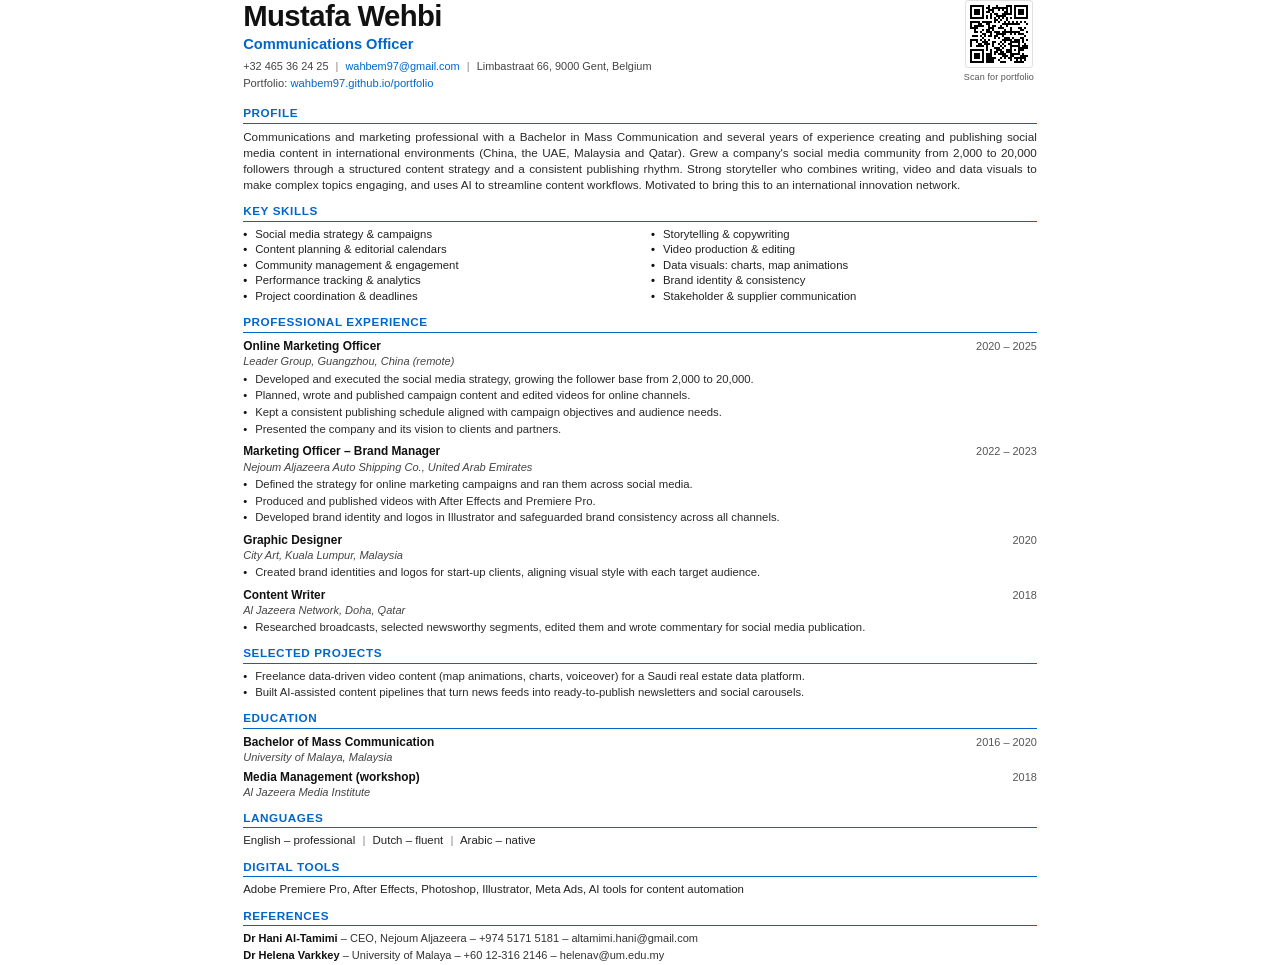
<file: cv.html>
<!DOCTYPE html>
<html lang="en">
<head>
  <meta charset="UTF-8">
  <title>Mustafa Wehbi — Curriculum Vitae</title>
  <style>
    @page {
      size: A4 portrait;
      margin: 14mm 16mm 12mm 16mm;
    }

    * {
      box-sizing: border-box;
      margin: 0;
      padding: 0;
    }

    body {
      font-family: -apple-system, BlinkMacSystemFont, "Segoe UI", Roboto, "Helvetica Neue", Arial, sans-serif;
      color: #222222;
      background: #ffffff;
      font-size: 8.8pt;
      line-height: 1.38;
      -webkit-font-smoothing: antialiased;
    }

    .cv-container {
      width: 100%;
      max-width: 210mm;
      margin: 0 auto;
    }

    /* Header Section */
    .cv-header {
      display: flex;
      justify-content: space-between;
      align-items: flex-start;
      margin-bottom: 11px;
      padding-bottom: 2px;
    }

    .header-main {
      flex: 1;
      padding-right: 18px;
    }

    .candidate-name {
      font-size: 22pt;
      font-weight: 800;
      color: #111111;
      letter-spacing: -0.02em;
      line-height: 1.1;
      margin-bottom: 2px;
    }

    .candidate-title {
      font-size: 11pt;
      font-weight: 600;
      color: #0066cc;
      margin-bottom: 5px;
    }

    .contact-details {
      font-size: 8.2pt;
      color: #444444;
      line-height: 1.4;
    }

    .contact-details a {
      color: #0066cc;
      text-decoration: none;
    }

    .contact-details a:hover {
      text-decoration: underline;
    }

    .contact-sep {
      color: #888888;
      margin: 0 4px;
    }

    .portfolio-link-row {
      margin-top: 1.5px;
      font-size: 8.4pt;
    }

    .portfolio-link-row strong {
      color: #111111;
    }

    .qr-column {
      display: flex;
      flex-direction: column;
      align-items: center;
      text-align: center;
      flex-shrink: 0;
      width: 76px;
    }

    .qr-image {
      width: 68px;
      height: 68px;
      display: block;
      border: 1px solid #e0e0e0;
      border-radius: 3px;
      padding: 2px;
    }

    .qr-caption {
      font-size: 6.8pt;
      color: #555555;
      margin-top: 3px;
      letter-spacing: 0.01em;
    }

    /* Section Styling */
    .cv-section {
      margin-bottom: 9.5px;
    }

    .section-title {
      font-size: 8.8pt;
      font-weight: 700;
      color: #0066cc;
      text-transform: uppercase;
      letter-spacing: 0.05em;
      border-bottom: 1.2px solid #0066cc;
      padding-bottom: 1.5px;
      margin-bottom: 5px;
    }

    .section-text {
      color: #2a2a2a;
      text-align: justify;
      line-height: 1.38;
    }

    /* Skills Grid */
    .skills-grid {
      display: grid;
      grid-template-columns: 1fr 1fr;
      column-gap: 22px;
      row-gap: 2px;
    }

    .skills-list {
      list-style-type: none;
      padding-left: 0;
    }

    .skills-list li {
      position: relative;
      padding-left: 12px;
      font-size: 8.5pt;
      line-height: 1.38;
      color: #222222;
    }

    .skills-list li::before {
      content: "•";
      position: absolute;
      left: 0;
      color: #111111;
      font-weight: bold;
    }

    /* Experience Items */
    .experience-item {
      margin-bottom: 6px;
    }

    .experience-item:last-child {
      margin-bottom: 0;
    }

    .item-header {
      display: flex;
      justify-content: space-between;
      align-items: baseline;
    }

    .item-title {
      font-size: 8.9pt;
      font-weight: 700;
      color: #111111;
    }

    .item-date {
      font-size: 8.2pt;
      color: #555555;
      font-weight: 500;
      text-align: right;
      white-space: nowrap;
    }

    .item-company {
      font-size: 8.3pt;
      font-style: italic;
      color: #444444;
      margin-bottom: 2px;
    }

    .item-bullets {
      list-style-type: none;
      padding-left: 0;
      margin-top: 1.5px;
    }

    .item-bullets li {
      position: relative;
      padding-left: 12px;
      font-size: 8.5pt;
      line-height: 1.35;
      margin-bottom: 1.5px;
      color: #2a2a2a;
    }

    .item-bullets li::before {
      content: "•";
      position: absolute;
      left: 0;
      color: #111111;
    }

    /* Education Item */
    .education-item {
      display: flex;
      justify-content: space-between;
      align-items: baseline;
      margin-bottom: 3px;
    }

    .education-item:last-child {
      margin-bottom: 0;
    }

    .education-degree {
      font-size: 8.9pt;
      font-weight: 700;
      color: #111111;
    }

    .education-school {
      font-size: 8.3pt;
      font-style: italic;
      color: #444444;
    }

    /* One-liners */
    .inline-data {
      font-size: 8.6pt;
      color: #222222;
      line-height: 1.38;
    }

    .ref-item {
      font-size: 8.3pt;
      line-height: 1.38;
      color: #333333;
      margin-bottom: 1.5px;
    }

    .ref-item strong {
      color: #111111;
    }
  </style>
</head>
<body>
  <div class="cv-container">
    <!-- Header -->
    <header class="cv-header">
      <div class="header-main">
        <h1 class="candidate-name">Mustafa Wehbi</h1>
        <div class="candidate-title">Communications Officer</div>
        <div class="contact-details">
          <span>+32 465 36 24 25</span>
          <span class="contact-sep">|</span>
          <a href="mailto:wahbem97@gmail.com">wahbem97@gmail.com</a>
          <span class="contact-sep">|</span>
          <span>Limbastraat 66, 9000 Gent, Belgium</span>
        </div>
        <div class="portfolio-link-row contact-details">
          <span>Portfolio:</span> <a href="https://wahbem97.github.io/portfolio/" target="_blank">wahbem97.github.io/portfolio</a>
        </div>
      </div>
      <div class="qr-column">
        <a href="https://wahbem97.github.io/portfolio/" target="_blank" title="Scan or click to view online portfolio">
          <img src="assets/portfolio_qr.svg" alt="Portfolio QR Code" class="qr-image">
        </a>
        <span class="qr-caption">Scan for portfolio</span>
      </div>
    </header>

    <!-- Profile -->
    <section class="cv-section">
      <h2 class="section-title">Profile</h2>
      <p class="section-text">
        Communications and marketing professional with a Bachelor in Mass Communication and several years of experience creating and publishing social media content in international environments (China, the UAE, Malaysia and Qatar). Grew a company's social media community from 2,000 to 20,000 followers through a structured content strategy and a consistent publishing rhythm. Strong storyteller who combines writing, video and data visuals to make complex topics engaging, and uses AI to streamline content workflows. Motivated to bring this to an international innovation network.
      </p>
    </section>

    <!-- Key Skills -->
    <section class="cv-section">
      <h2 class="section-title">Key Skills</h2>
      <div class="skills-grid">
        <ul class="skills-list">
          <li>Social media strategy &amp; campaigns</li>
          <li>Content planning &amp; editorial calendars</li>
          <li>Community management &amp; engagement</li>
          <li>Performance tracking &amp; analytics</li>
          <li>Project coordination &amp; deadlines</li>
        </ul>
        <ul class="skills-list">
          <li>Storytelling &amp; copywriting</li>
          <li>Video production &amp; editing</li>
          <li>Data visuals: charts, map animations</li>
          <li>Brand identity &amp; consistency</li>
          <li>Stakeholder &amp; supplier communication</li>
        </ul>
      </div>
    </section>

    <!-- Professional Experience -->
    <section class="cv-section">
      <h2 class="section-title">Professional Experience</h2>

      <div class="experience-item">
        <div class="item-header">
          <span class="item-title">Online Marketing Officer</span>
          <span class="item-date">2020 – 2025</span>
        </div>
        <div class="item-company">Leader Group, Guangzhou, China (remote)</div>
        <ul class="item-bullets">
          <li>Developed and executed the social media strategy, growing the follower base from 2,000 to 20,000.</li>
          <li>Planned, wrote and published campaign content and edited videos for online channels.</li>
          <li>Kept a consistent publishing schedule aligned with campaign objectives and audience needs.</li>
          <li>Presented the company and its vision to clients and partners.</li>
        </ul>
      </div>

      <div class="experience-item">
        <div class="item-header">
          <span class="item-title">Marketing Officer – Brand Manager</span>
          <span class="item-date">2022 – 2023</span>
        </div>
        <div class="item-company">Nejoum Aljazeera Auto Shipping Co., United Arab Emirates</div>
        <ul class="item-bullets">
          <li>Defined the strategy for online marketing campaigns and ran them across social media.</li>
          <li>Produced and published videos with After Effects and Premiere Pro.</li>
          <li>Developed brand identity and logos in Illustrator and safeguarded brand consistency across all channels.</li>
        </ul>
      </div>

      <div class="experience-item">
        <div class="item-header">
          <span class="item-title">Graphic Designer</span>
          <span class="item-date">2020</span>
        </div>
        <div class="item-company">City Art, Kuala Lumpur, Malaysia</div>
        <ul class="item-bullets">
          <li>Created brand identities and logos for start-up clients, aligning visual style with each target audience.</li>
        </ul>
      </div>

      <div class="experience-item">
        <div class="item-header">
          <span class="item-title">Content Writer</span>
          <span class="item-date">2018</span>
        </div>
        <div class="item-company">Al Jazeera Network, Doha, Qatar</div>
        <ul class="item-bullets">
          <li>Researched broadcasts, selected newsworthy segments, edited them and wrote commentary for social media publication.</li>
        </ul>
      </div>
    </section>

    <!-- Selected Projects -->
    <section class="cv-section">
      <h2 class="section-title">Selected Projects</h2>
      <ul class="item-bullets">
        <li>Freelance data-driven video content (map animations, charts, voiceover) for a Saudi real estate data platform.</li>
        <li>Built AI-assisted content pipelines that turn news feeds into ready-to-publish newsletters and social carousels.</li>
      </ul>
    </section>

    <!-- Education -->
    <section class="cv-section">
      <h2 class="section-title">Education</h2>
      <div class="education-item">
        <div>
          <div class="education-degree">Bachelor of Mass Communication</div>
          <div class="education-school">University of Malaya, Malaysia</div>
        </div>
        <div class="item-date">2016 – 2020</div>
      </div>
      <div class="education-item" style="margin-top: 3px;">
        <div>
          <div class="education-degree">Media Management (workshop)</div>
          <div class="education-school">Al Jazeera Media Institute</div>
        </div>
        <div class="item-date">2018</div>
      </div>
    </section>

    <!-- Languages -->
    <section class="cv-section">
      <h2 class="section-title">Languages</h2>
      <p class="inline-data">English – professional <span class="contact-sep">|</span> Dutch – fluent <span class="contact-sep">|</span> Arabic – native</p>
    </section>

    <!-- Digital Tools -->
    <section class="cv-section">
      <h2 class="section-title">Digital Tools</h2>
      <p class="inline-data">Adobe Premiere Pro, After Effects, Photoshop, Illustrator, Meta Ads, AI tools for content automation</p>
    </section>

    <!-- References -->
    <section class="cv-section" style="margin-bottom: 0;">
      <h2 class="section-title">References</h2>
      <div class="ref-item">
        <strong>Dr Hani Al-Tamimi</strong> – CEO, Nejoum Aljazeera – +974 5171 5181 – <a href="mailto:altamimi.hani@gmail.com" style="color: inherit; text-decoration: none;">altamimi.hani@gmail.com</a>
      </div>
      <div class="ref-item">
        <strong>Dr Helena Varkkey</strong> – University of Malaya – +60 12-316 2146 – <a href="mailto:helenav@um.edu.my" style="color: inherit; text-decoration: none;">helenav@um.edu.my</a>
      </div>
    </section>
  </div>
</body>
</html>
</file>
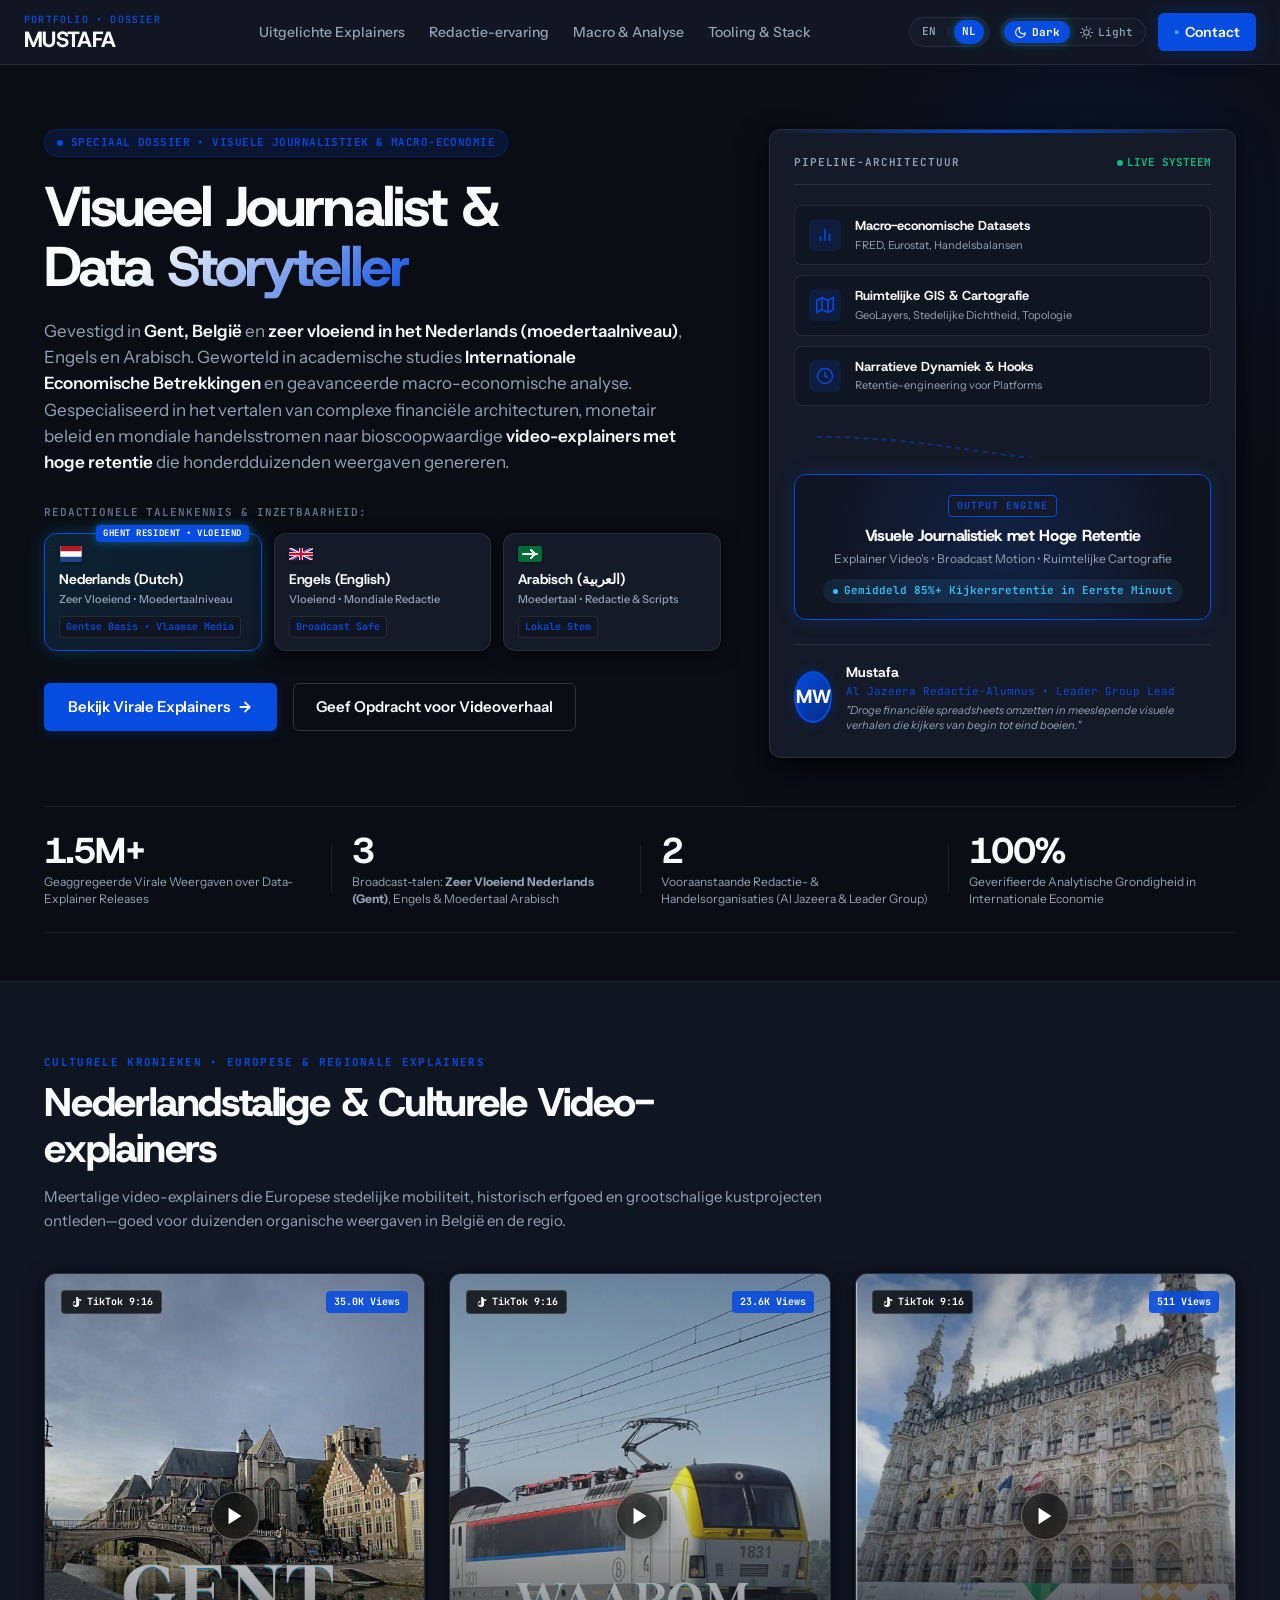
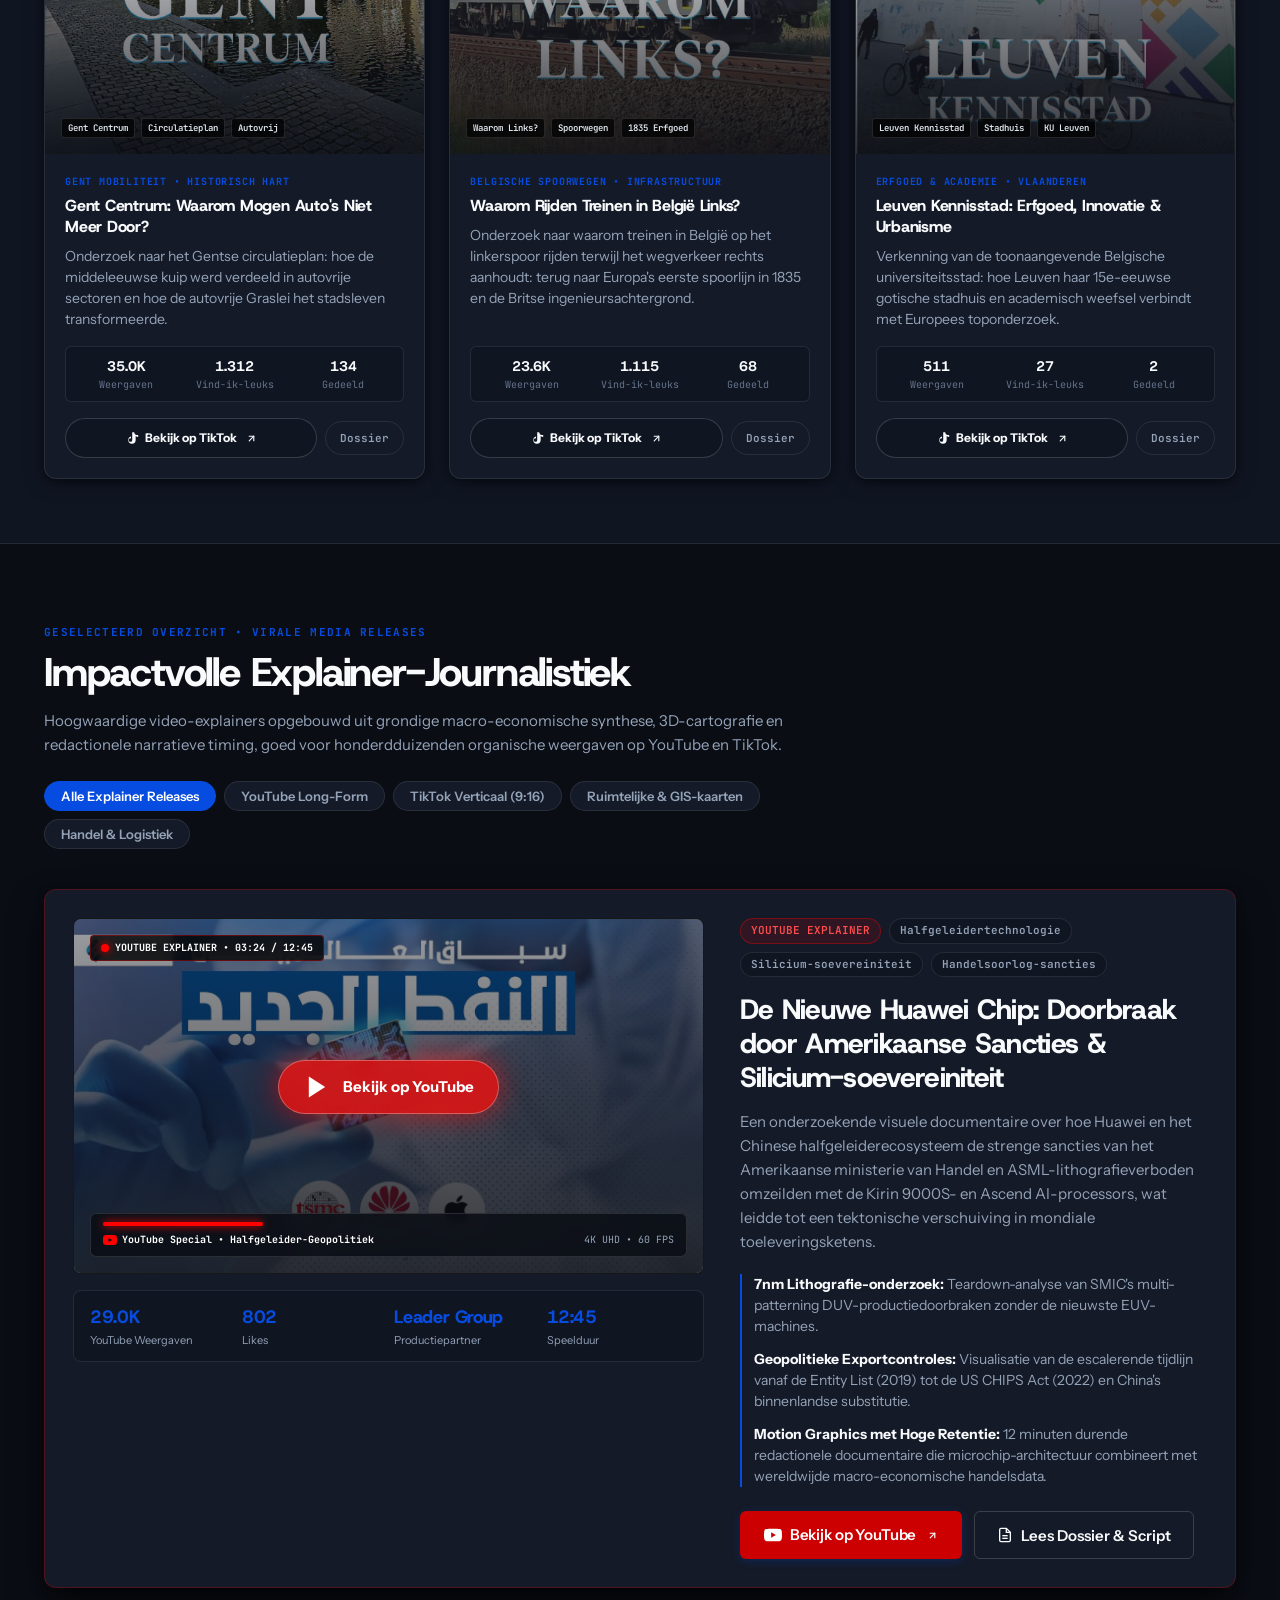
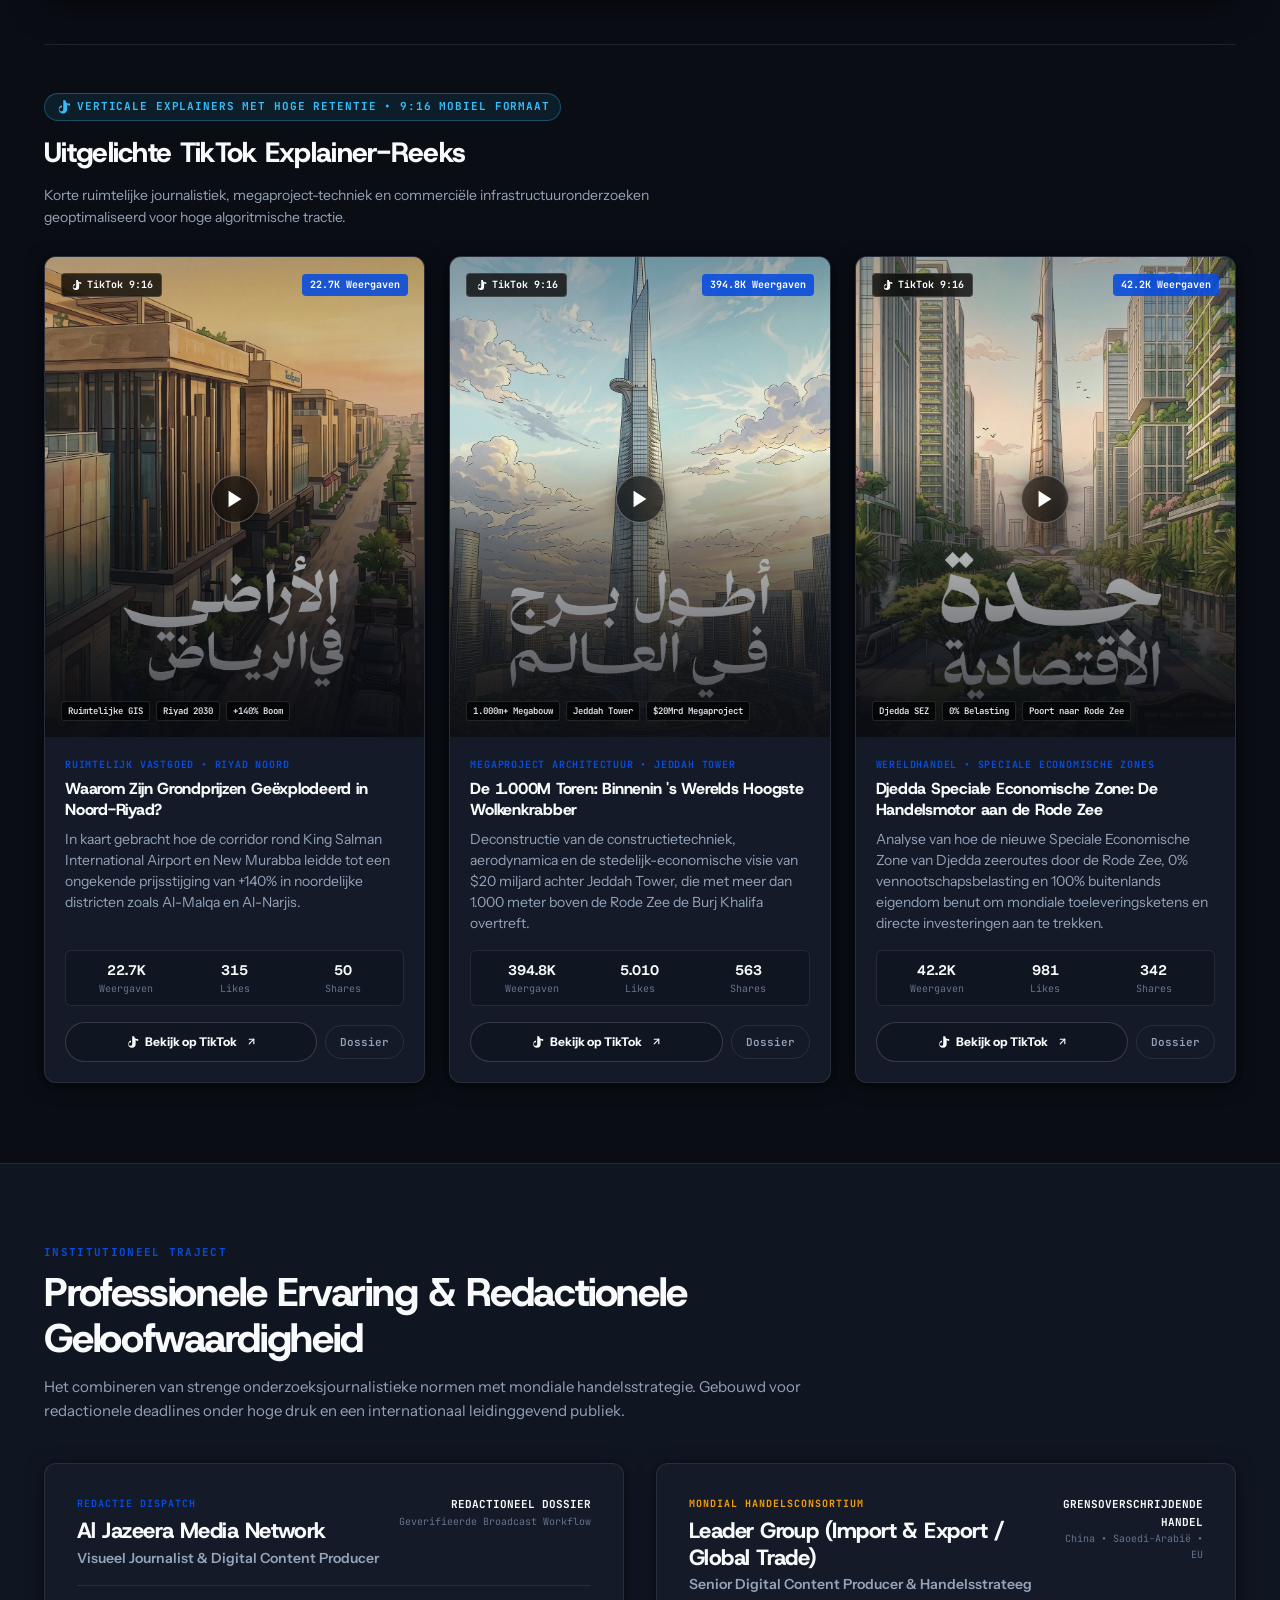
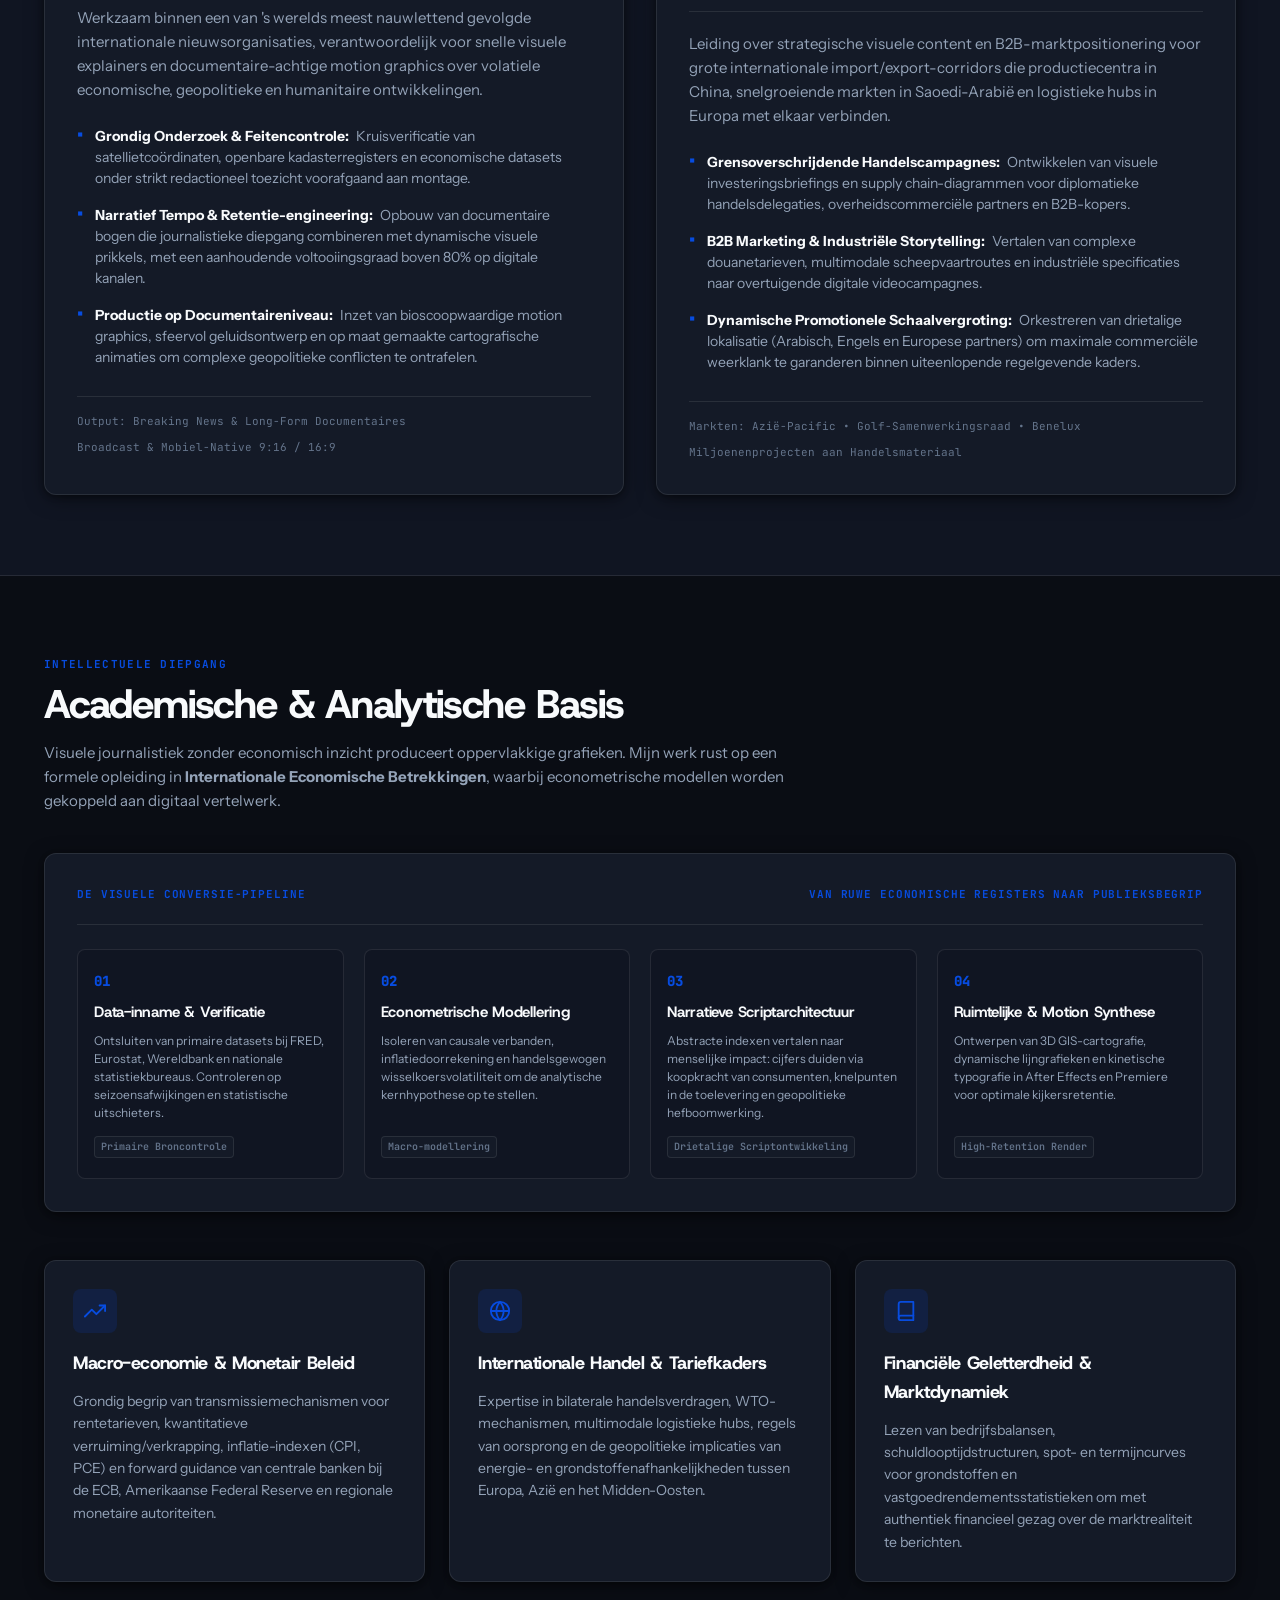
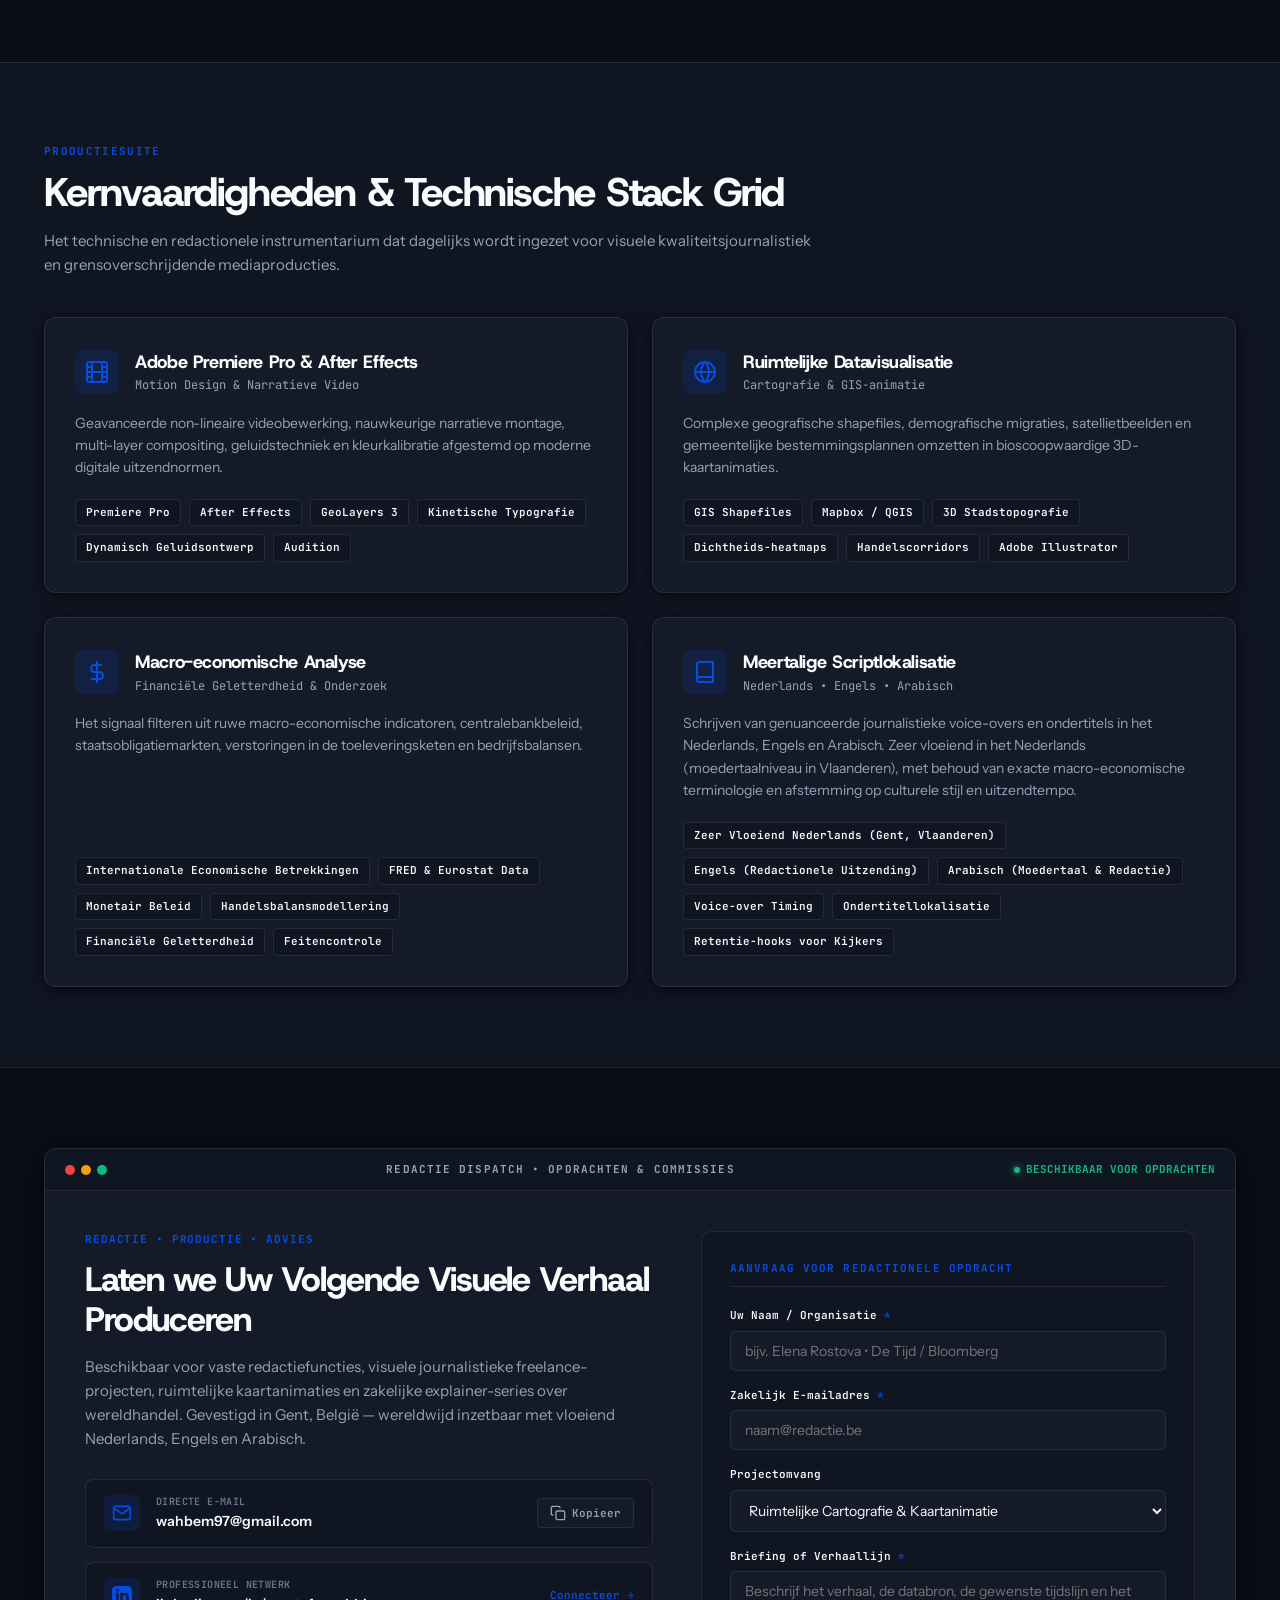
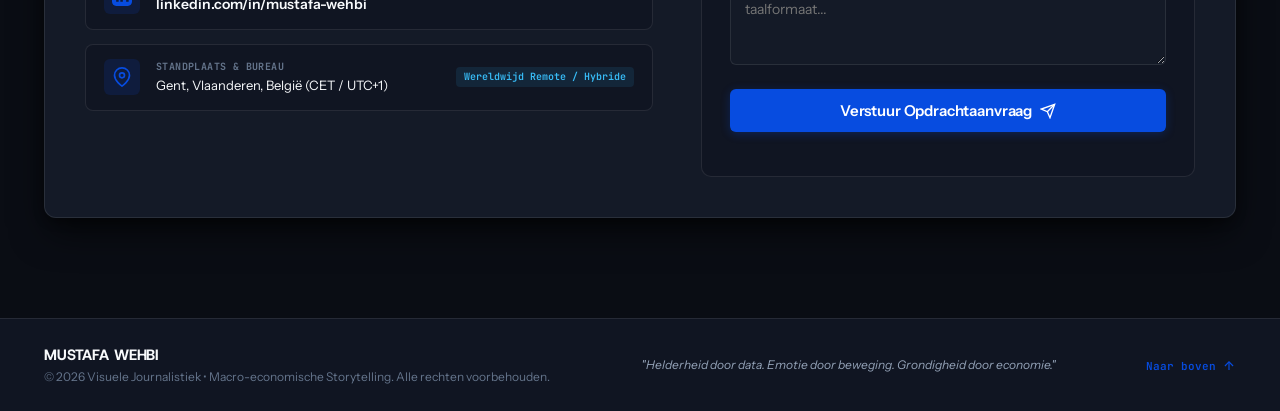
<file: index-nl.html>
<!DOCTYPE html>
<html lang="nl" data-theme="dark">

<head>
  <meta charset="UTF-8">
  <meta name="viewport" content="width=device-width, initial-scale=1.0">
  <title>Mustafa | Visueel Journalist &amp; Data Storyteller</title>
  <meta name="description"
    content="Portfolio van Mustafa — Visueel Journalist en Digital Content Producer gevestigd in Gent. Gespecialiseerd in macro-economische analyse, ruimtelijke cartografie en video-explainers met hoge retentie.">

  <!-- Fonts: Host Grotesk & Instrument Sans -->
  <link rel="preconnect" href="https://fonts.googleapis.com">
  <link rel="preconnect" href="https://fonts.gstatic.com" crossorigin>
  <link
    href="https://fonts.googleapis.com/css2?family=Host+Grotesk:ital,wght@0,300..800;1,300..800&family=Instrument+Sans:ital,wght@0,400..700;1,400..700&family=JetBrains+Mono:wght@400;500;600&display=swap"
    rel="stylesheet">

  <!-- Stylesheet -->
  <link rel="stylesheet" href="styles.css">
</head>

<body>
  <!-- Primaire Redactionele Navigatiebalk -->
  <header class="site-header" id="site-header">
    <div class="header-inner">
      <div class="brand-block">
        <a href="#hero" class="brand-link" aria-label="Mustafa Portfolio Startpagina">
          <span class="brand-kicker">PORTFOLIO &bull; DOSSIER</span>
          <span class="brand-title">MUSTAFA</span>
        </a>
      </div>

      <nav class="site-nav" aria-label="Hoofdnavigatie">
        <ul class="nav-list">
          <li><a href="#featured-works" class="nav-link">Uitgelichte Explainers</a></li>
          <li><a href="#newsroom-experience" class="nav-link">Redactie-ervaring</a></li>
          <li><a href="#academic-foundation" class="nav-link">Macro &amp; Analyse</a></li>
          <li><a href="#skills-stack" class="nav-link">Tooling &amp; Stack</a></li>
        </ul>
      </nav>

      <div class="header-cta-group">
        <!-- Taalkeuze in Hoofdnavigatie -->
        <div class="lang-switch-control" aria-label="Taalkeuze">
          <a href="index.html" class="lang-btn" title="English Edition">EN</a>
          <span class="lang-sep">|</span>
          <a href="index-nl.html" class="lang-btn active" title="Nederlandse Editie (Vlaanderen)">NL</a>
        </div>

        <!-- Themaschakelaar in Hoofdnavigatie -->
        <div class="theme-segmented-switch" role="group" aria-label="Themaschakelaar">
          <button type="button" class="theme-segment-btn" data-theme-val="dark" aria-label="Activeer Donker leisteen thema" title="Donker Thema">
            <svg class="theme-icon-svg" width="13" height="13" viewBox="0 0 24 24" fill="none" stroke="currentColor" stroke-width="2" stroke-linecap="round" stroke-linejoin="round" aria-hidden="true">
              <path d="M21 12.79A9 9 0 1 1 11.21 3 7 7 0 0 0 21 12.79z"></path>
            </svg>
            <span class="theme-label">Dark</span>
          </button>
          <button type="button" class="theme-segment-btn" data-theme-val="light" aria-label="Activeer Licht krantenthema" title="Licht Thema">
            <svg class="theme-icon-svg" width="13" height="13" viewBox="0 0 24 24" fill="none" stroke="currentColor" stroke-width="2" stroke-linecap="round" stroke-linejoin="round" aria-hidden="true">
              <circle cx="12" cy="12" r="5"></circle>
              <line x1="12" y1="1" x2="12" y2="3"></line>
              <line x1="12" y1="21" x2="12" y2="23"></line>
              <line x1="4.22" y1="4.22" x2="5.64" y2="5.64"></line>
              <line x1="18.36" y1="18.36" x2="19.78" y2="19.78"></line>
              <line x1="1" y1="12" x2="3" y2="12"></line>
              <line x1="21" y1="12" x2="23" y2="12"></line>
              <line x1="4.22" y1="19.78" x2="5.64" y2="18.36"></line>
              <line x1="18.36" y1="5.64" x2="19.78" y2="4.22"></line>
            </svg>
            <span class="theme-label">Light</span>
          </button>
        </div>

        <a href="#contact" class="btn-nav-primary">
          <span class="icon-signal">&bull;</span>
          <span>Contact</span>
        </a>
      </div>
    </div>
  </header>

  <main id="main-content">
    <!-- 1. Hero Sectie -->
    <section class="section-hero" id="hero" aria-labelledby="hero-headline">
      <div class="container">
        <!-- Hero Split Layout (1.45:1 Ratio) -->
        <div class="hero-split">
          <!-- Tekstkolom -->
          <div class="hero-text-col">
            <div class="eyebrow-chip">
              <span class="chip-accent"></span>
              <span>SPECIAAL DOSSIER &bull; VISUELE JOURNALISTIEK &amp; MACRO-ECONOMIE</span>
            </div>

            <h1 id="hero-headline" class="hero-title">
              Visueel Journalist &amp;<br>
              <span class="text-gradient">Data Storyteller</span>
            </h1>

            <p class="hero-subheadline">
              Gevestigd in <strong>Gent, België</strong> en <strong>zeer vloeiend in het Nederlands (moedertaalniveau)</strong>, Engels en Arabisch. Geworteld in academische studies <strong>Internationale Economische Betrekkingen</strong> en geavanceerde macro-economische analyse. Gespecialiseerd in het vertalen van complexe financiële architecturen, monetair beleid en mondiale handelsstromen naar bioscoopwaardige <strong>video-explainers met hoge retentie</strong> die honderdduizenden weergaven genereren.
            </p>

            <!-- Prominente Meertalige Badges met Nadruk op Nederlands -->
            <div class="multilingual-badges" aria-label="Talenkennis en Inzetbaarheid">
              <div class="badge-title">REDACTIONELE TALENKENNIS &amp; INZETBAARHEID:</div>
              <div class="badges-row">
                <div class="lang-badge highlight-dutch" data-lang="nl">
                  <div class="lang-flag" aria-hidden="true">
                    <svg width="24" height="16" viewBox="0 0 640 480" style="border-radius: 2px; box-shadow: 0 1px 3px rgba(0,0,0,0.3);">
                      <path fill="#21468B" d="M0 0h640v480H0z"/>
                      <path fill="#FFF" d="M0 0h640v320H0z"/>
                      <path fill="#AE1C28" d="M0 0h640v160H0z"/>
                    </svg>
                  </div>
                  <div class="lang-info">
                    <span class="lang-name">Nederlands (Dutch)</span>
                    <span class="lang-level">Zeer Vloeiend &bull; Moedertaalniveau</span>
                  </div>
                  <span class="lang-tag">Gentse Basis &bull; Vlaamse Media</span>
                </div>

                <div class="lang-badge" data-lang="en">
                  <div class="lang-flag" aria-hidden="true">
                    <svg width="24" height="16" viewBox="0 0 60 30" style="border-radius: 2px; box-shadow: 0 1px 3px rgba(0,0,0,0.3);">
                      <clipPath id="uk-flag-clip-nl"><path d="M0,0 v30 h60 v-30 z"/></clipPath>
                      <clipPath id="uk-diag-clip-nl"><path d="M30,15 h30 v15 z v15 h-30 z h-30 v-15 z v-15 h30 z"/></clipPath>
                      <g clip-path="url(#uk-flag-clip-nl)">
                        <path d="M0,0 v30 h60 v-30 z" fill="#012169"/>
                        <path d="M0,0 L60,30 M60,0 L0,30" stroke="#fff" stroke-width="6"/>
                        <path d="M0,0 L60,30 M60,0 L0,30" clip-path="url(#uk-diag-clip-nl)" stroke="#C8102E" stroke-width="4"/>
                        <path d="M30,0 v30 M0,15 h60" stroke="#fff" stroke-width="10"/>
                        <path d="M30,0 v30 M0,15 h60" stroke="#C8102E" stroke-width="6"/>
                      </g>
                    </svg>
                  </div>
                  <div class="lang-info">
                    <span class="lang-name">Engels (English)</span>
                    <span class="lang-level">Vloeiend &bull; Mondiale Redactie</span>
                  </div>
                  <span class="lang-tag">Broadcast Safe</span>
                </div>

                <div class="lang-badge" data-lang="ar">
                  <div class="lang-flag" aria-hidden="true">
                    <svg width="24" height="16" viewBox="0 0 24 16" style="border-radius: 2px; box-shadow: 0 1px 3px rgba(0,0,0,0.3);">
                      <rect width="24" height="16" fill="#006c35"/>
                      <path d="M5 8h14M13 4l4 4-4 4" stroke="#ffffff" stroke-width="2" stroke-linecap="round" stroke-linejoin="round" fill="none"/>
                    </svg>
                  </div>
                  <div class="lang-info">
                    <span class="lang-name">Arabisch (العربية)</span>
                    <span class="lang-level">Moedertaal &bull; Redactie &amp; Scripts</span>
                  </div>
                  <span class="lang-tag">Lokale Stem</span>
                </div>
              </div>
            </div>

            <!-- Hero Actieknoppen -->
            <div class="hero-actions">
              <a href="#featured-works" class="btn-primary">
                <span>Bekijk Virale Explainers</span>
                <svg width="16" height="16" viewBox="0 0 16 16" fill="none" aria-hidden="true">
                  <path d="M3.33334 8H12.6667M12.6667 8L8.00001 3.33334M12.6667 8L8.00001 12.6667" stroke="currentColor"
                    stroke-width="1.8" stroke-linecap="round" stroke-linejoin="round" />
                </svg>
              </a>
              <a href="#contact" class="btn-secondary">
                <span>Geef Opdracht voor Videoverhaal</span>
              </a>
            </div>
          </div>

          <!-- Convergentiediagram Kolom -->
          <div class="hero-diagram-col">
            <div class="convergence-panel">
              <div class="panel-header">
                <span class="panel-tag">PIPELINE-ARCHITECTUUR</span>
                <span class="panel-status">LIVE SYSTEEM</span>
              </div>

              <!-- Gezaghebbend Convergentiediagram -->
              <div class="convergence-diagram"
                aria-label="Conceptuele pijplijn waarin macrodata, geospatiale lagen en narratief script samenkomen tot videojournalistiek met hoge retentie">
                <div class="input-nodes">
                  <div class="node-item" id="node-macro">
                    <div class="node-icon">
                      <svg width="18" height="18" viewBox="0 0 24 24" fill="none" stroke="currentColor"
                        stroke-width="2">
                        <line x1="18" y1="20" x2="18" y2="10"></line>
                        <line x1="12" y1="20" x2="12" y2="4"></line>
                        <line x1="6" y1="20" x2="6" y2="14"></line>
                      </svg>
                    </div>
                    <div class="node-label">
                      <strong>Macro-economische Datasets</strong>
                      <span>FRED, Eurostat, Handelsbalansen</span>
                    </div>
                  </div>

                  <div class="node-item" id="node-spatial">
                    <div class="node-icon">
                      <svg width="18" height="18" viewBox="0 0 24 24" fill="none" stroke="currentColor"
                        stroke-width="2">
                        <polygon points="1 6 1 22 8 18 16 22 23 18 23 2 16 6 8 2 1 6"></polygon>
                        <line x1="8" y1="2" x2="8" y2="18"></line>
                        <line x1="16" y1="6" x2="16" y2="22"></line>
                      </svg>
                    </div>
                    <div class="node-label">
                      <strong>Ruimtelijke GIS &amp; Cartografie</strong>
                      <span>GeoLayers, Stedelijke Dichtheid, Topologie</span>
                    </div>
                  </div>

                  <div class="node-item" id="node-pacing">
                    <div class="node-icon">
                      <svg width="18" height="18" viewBox="0 0 24 24" fill="none" stroke="currentColor"
                        stroke-width="2">
                        <circle cx="12" cy="12" r="10"></circle>
                        <polyline points="12 6 12 12 16 14"></polyline>
                      </svg>
                    </div>
                    <div class="node-label">
                      <strong>Narratieve Dynamiek &amp; Hooks</strong>
                      <span>Retentie-engineering voor Platforms</span>
                    </div>
                  </div>
                </div>

                <div class="convergence-lines" aria-hidden="true">
                  <svg width="100%" height="90" viewBox="0 0 360 90" fill="none" preserveAspectRatio="none">
                    <path d="M 20 15 C 140 15, 180 45, 340 45" stroke="var(--dp-color-accent)" stroke-width="2"
                      stroke-dasharray="4 4" opacity="0.6" />
                    <path d="M 20 45 C 140 45, 200 45, 340 45" stroke="var(--dp-color-accent)" stroke-width="2"
                      opacity="0.9" />
                    <path d="M 20 75 C 140 75, 180 45, 340 45" stroke="var(--dp-color-accent)" stroke-width="2"
                      stroke-dasharray="4 4" opacity="0.6" />
                  </svg>
                </div>

                <div class="central-core">
                  <div class="core-badge">OUTPUT ENGINE</div>
                  <div class="core-title">Visuele Journalistiek met Hoge Retentie</div>
                  <div class="core-sub">Explainer Video's &bull; Broadcast Motion &bull; Ruimtelijke Cartografie</div>
                  <div class="core-stat-pill">
                    <span class="pill-dot"></span>
                    <span>Gemiddeld 85%+ Kijkersretentie in Eerste Minuut</span>
                  </div>
                </div>
              </div>

              <!-- Redactionele Auteurskaart -->
              <div class="hero-author-strip">
                <div class="author-avatar author-monogram" aria-label="Mustafa Wehbi">MW</div>
                <div class="author-meta">
                  <span class="author-name">Mustafa</span>
                  <span class="author-cred">Al Jazeera Redactie-Alumnus &bull; Leader Group Lead</span>
                  <span class="author-quote">"Droge financiële spreadsheets omzetten in meeslepende visuele verhalen die kijkers van begin tot eind boeien."</span>
                </div>
              </div>
            </div>
          </div>
        </div>

        <!-- Ruled Fact Strip (Karakteristieke Financiële Krantenstijl) -->
        <div class="hero-fact-strip" aria-label="Kerncijfers en Ervaring">
          <div class="fact-col">
            <span class="fact-number">1.5M+</span>
            <span class="fact-label">Geaggregeerde Virale Weergaven over Data-Explainer Releases</span>
          </div>
          <div class="fact-divider"></div>
          <div class="fact-col">
            <span class="fact-number">3</span>
            <span class="fact-label">Broadcast-talen: <strong>Zeer Vloeiend Nederlands (Gent)</strong>, Engels &amp; Moedertaal Arabisch</span>
          </div>
          <div class="fact-divider"></div>
          <div class="fact-col">
            <span class="fact-number">2</span>
            <span class="fact-label">Vooraanstaande Redactie- &amp; Handelsorganisaties (Al Jazeera &amp; Leader Group)</span>
          </div>
          <div class="fact-divider"></div>
          <div class="fact-col">
            <span class="fact-number">100%</span>
            <span class="fact-label">Geverifieerde Analytische Grondigheid in Internationale Economie</span>
          </div>
        </div>
      </div>
    </section>

    <!-- Nederlandse & Culturele Regionale Video-Reeks (3-panelen grid direct onder hero) -->
    <section class="section-cultural-showcase" id="cultural-works" aria-labelledby="cultural-headline">
      <div class="container">
        <div class="section-header">
          <div class="section-kicker">CULTURELE KRONIEKEN &bull; EUROPESE &amp; REGIONALE EXPLAINERS</div>
          <h2 id="cultural-headline" class="section-title">Nederlandstalige &amp; Culturele Video-explainers</h2>
          <p class="section-lead">
            Meertalige video-explainers die Europese stedelijke mobiliteit, historisch erfgoed en grootschalige kustprojecten ontleden—goed voor duizenden organische weergaven in België en de regio.
          </p>
        </div>

        <div class="tiktok-banner-grid">
          <!-- Card 1: Gent Centrum Circulatieplan -->
          <article class="tiktok-banner-card" data-category="spatial">
            <div class="tiktok-media-wrap">
              <img src="assets/dutch_video_1.jpg"
                alt="Gent centrum.. Waarom auto’s mogen niet door?! — Videominiatuur" class="tiktok-thumb-img"
                width="1080" height="1920" loading="lazy">

              <div class="tiktok-overlay">
                <div class="tiktok-top-meta">
                  <span class="tiktok-badge">
                    <svg width="12" height="12" viewBox="0 0 24 24" fill="currentColor">
                      <path
                        d="M19.589 6.686a4.793 4.793 0 0 1-3.77-4.245V2h-3.445v13.672a2.896 2.896 0 0 1-5.201 1.743 2.895 2.895 0 0 1 3.125-4.631V9.288a6.34 6.34 0 0 0-4.708 6.136 6.34 6.34 0 0 0 6.34 6.34 6.34 6.34 0 0 0 6.34-6.34V8.584a8.214 8.214 0 0 0 4.319 1.547V6.686z" />
                    </svg>
                    TikTok 9:16
                  </span>
                  <span class="tiktok-views-chip">35.0K Views</span>
                </div>

                <div class="tiktok-play-center">
                  <a href="https://vt.tiktok.com/ZGdXJTvvu/" target="_blank" rel="noopener noreferrer"
                    class="tiktok-play-icon" aria-label="Bekijk Gent Mobiliteitsvideo op TikTok">
                    <svg width="22" height="22" viewBox="0 0 24 24" fill="currentColor">
                      <polygon points="5 3 19 12 5 21 5 3"></polygon>
                    </svg>
                  </a>
                </div>

                <div class="tiktok-bottom-meta">
                  <div class="tiktok-tags-row">
                    <span>Gent Centrum</span>
                    <span>Circulatieplan</span>
                    <span>Autovrij</span>
                  </div>
                </div>
              </div>
            </div>

            <div class="tiktok-info-wrap">
              <span class="tiktok-kicker">GENT MOBILITEIT &bull; HISTORISCH HART</span>
              <h4 class="tiktok-title">Gent Centrum: Waarom Mogen Auto's Niet Meer Door?</h4>
              <p class="tiktok-desc">
                Onderzoek naar het Gentse circulatieplan: hoe de middeleeuwse kuip werd verdeeld in autovrije sectoren en hoe de autovrije Graslei het stadsleven transformeerde.
              </p>

              <div class="tiktok-metrics-strip">
                <div><strong>35.0K</strong> <span>Weergaven</span></div>
                <div><strong>1.312</strong> <span>Vind-ik-leuks</span></div>
                <div><strong>134</strong> <span>Gedeeld</span></div>
              </div>

              <div class="tiktok-action-row">
                <a href="https://vt.tiktok.com/ZGdXJTvvu/" target="_blank" rel="noopener noreferrer"
                  class="btn-tiktok-pill" aria-label="Bekijk Gent Mobiliteit op TikTok">
                  <svg width="14" height="14" viewBox="0 0 24 24" fill="currentColor">
                    <path
                      d="M19.589 6.686a4.793 4.793 0 0 1-3.77-4.245V2h-3.445v13.672a2.896 2.896 0 0 1-5.201 1.743 2.895 2.895 0 0 1 3.125-4.631V9.288a6.34 6.34 0 0 0-4.708 6.136 6.34 6.34 0 0 0 6.34 6.34 6.34 6.34 0 0 0 6.34-6.34V8.584a8.214 8.214 0 0 0 4.319 1.547V6.686z" />
                  </svg>
                  <span>Bekijk op TikTok</span><svg width="11" height="11" viewBox="0 0 24 24" fill="none" stroke="currentColor" stroke-width="2.5" stroke-linecap="round" stroke-linejoin="round" style="margin-left: 3px;" aria-hidden="true"><line x1="7" y1="17" x2="17" y2="7"></line><polyline points="7 7 17 7 17 17"></polyline></svg>
                </a>
                <button class="btn-dossier-pill btn-open-dossier" data-project="ghent-mobility">
                  <span>Dossier</span>
                </button>
              </div>
            </div>
          </article>

          <!-- Card 2: Belgische Spoorwegen Explainer -->
          <article class="tiktok-banner-card" data-category="spatial">
            <div class="tiktok-media-wrap">
              <img src="assets/dutch_video_2.jpg"
                alt="Waarom links? — Belgische Treinen Videominiatuur" class="tiktok-thumb-img"
                width="1080" height="1920" loading="lazy">

              <div class="tiktok-overlay">
                <div class="tiktok-top-meta">
                  <span class="tiktok-badge">
                    <svg width="12" height="12" viewBox="0 0 24 24" fill="currentColor">
                      <path
                        d="M19.589 6.686a4.793 4.793 0 0 1-3.77-4.245V2h-3.445v13.672a2.896 2.896 0 0 1-5.201 1.743 2.895 2.895 0 0 1 3.125-4.631V9.288a6.34 6.34 0 0 0-4.708 6.136 6.34 6.34 0 0 0 6.34 6.34 6.34 6.34 0 0 0 6.34-6.34V8.584a8.214 8.214 0 0 0 4.319 1.547V6.686z" />
                    </svg>
                    TikTok 9:16
                  </span>
                  <span class="tiktok-views-chip">23.6K Views</span>
                </div>

                <div class="tiktok-play-center">
                  <a href="https://vt.tiktok.com/ZGdXeeEfM/" target="_blank" rel="noopener noreferrer"
                    class="tiktok-play-icon" aria-label="Bekijk Belgische Treinen Video op TikTok">
                    <svg width="22" height="22" viewBox="0 0 24 24" fill="currentColor">
                      <polygon points="5 3 19 12 5 21 5 3"></polygon>
                    </svg>
                  </a>
                </div>

                <div class="tiktok-bottom-meta">
                  <div class="tiktok-tags-row">
                    <span>Waarom Links?</span>
                    <span>Spoorwegen</span>
                    <span>1835 Erfgoed</span>
                  </div>
                </div>
              </div>
            </div>

            <div class="tiktok-info-wrap">
              <span class="tiktok-kicker">BELGISCHE SPOORWEGEN &bull; INFRASTRUCTUUR</span>
              <h4 class="tiktok-title">Waarom Rijden Treinen in België Links?</h4>
              <p class="tiktok-desc">
                Onderzoek naar waarom treinen in België op het linkerspoor rijden terwijl het wegverkeer rechts aanhoudt: terug naar Europa's eerste spoorlijn in 1835 en de Britse ingenieursachtergrond.
              </p>

              <div class="tiktok-metrics-strip">
                <div><strong>23.6K</strong> <span>Weergaven</span></div>
                <div><strong>1.115</strong> <span>Vind-ik-leuks</span></div>
                <div><strong>68</strong> <span>Gedeeld</span></div>
              </div>

              <div class="tiktok-action-row">
                <a href="https://vt.tiktok.com/ZGdXeeEfM/" target="_blank" rel="noopener noreferrer"
                  class="btn-tiktok-pill" aria-label="Bekijk Belgische Treinen op TikTok">
                  <svg width="14" height="14" viewBox="0 0 24 24" fill="currentColor">
                    <path
                      d="M19.589 6.686a4.793 4.793 0 0 1-3.77-4.245V2h-3.445v13.672a2.896 2.896 0 0 1-5.201 1.743 2.895 2.895 0 0 1 3.125-4.631V9.288a6.34 6.34 0 0 0-4.708 6.136 6.34 6.34 0 0 0 6.34 6.34 6.34 6.34 0 0 0 6.34-6.34V8.584a8.214 8.214 0 0 0 4.319 1.547V6.686z" />
                  </svg>
                  <span>Bekijk op TikTok</span><svg width="11" height="11" viewBox="0 0 24 24" fill="none" stroke="currentColor" stroke-width="2.5" stroke-linecap="round" stroke-linejoin="round" style="margin-left: 3px;" aria-hidden="true"><line x1="7" y1="17" x2="17" y2="7"></line><polyline points="7 7 17 7 17 17"></polyline></svg>
                </a>
                <button class="btn-dossier-pill btn-open-dossier" data-project="belgian-trains-left">
                  <span>Dossier</span>
                </button>
              </div>
            </div>
          </article>

          <!-- Card 3: Leuven Kennisstad -->
          <article class="tiktok-banner-card" data-category="spatial">
            <div class="tiktok-media-wrap">
              <img src="assets/dutch_video_3.jpg"
                alt="de beste stad van België.. Leuven — Videominiatuur" class="tiktok-thumb-img"
                width="1014" height="1473" loading="lazy">

              <div class="tiktok-overlay">
                <div class="tiktok-top-meta">
                  <span class="tiktok-badge">
                    <svg width="12" height="12" viewBox="0 0 24 24" fill="currentColor">
                      <path
                        d="M19.589 6.686a4.793 4.793 0 0 1-3.77-4.245V2h-3.445v13.672a2.896 2.896 0 0 1-5.201 1.743 2.895 2.895 0 0 1 3.125-4.631V9.288a6.34 6.34 0 0 0-4.708 6.136 6.34 6.34 0 0 0 6.34 6.34 6.34 6.34 0 0 0 6.34-6.34V8.584a8.214 8.214 0 0 0 4.319 1.547V6.686z" />
                    </svg>
                    TikTok 9:16
                  </span>
                  <span class="tiktok-views-chip">511 Views</span>
                </div>

                <div class="tiktok-play-center">
                  <a href="https://vt.tiktok.com/ZGdXJcDxq/" target="_blank" rel="noopener noreferrer"
                    class="tiktok-play-icon" aria-label="Bekijk Leuven Video op TikTok">
                    <svg width="22" height="22" viewBox="0 0 24 24" fill="currentColor">
                      <polygon points="5 3 19 12 5 21 5 3"></polygon>
                    </svg>
                  </a>
                </div>

                <div class="tiktok-bottom-meta">
                  <div class="tiktok-tags-row">
                    <span>Leuven Kennisstad</span>
                    <span>Stadhuis</span>
                    <span>KU Leuven</span>
                  </div>
                </div>
              </div>
            </div>

            <div class="tiktok-info-wrap">
              <span class="tiktok-kicker">ERFGOED &amp; ACADEMIE &bull; VLAANDEREN</span>
              <h4 class="tiktok-title">Leuven Kennisstad: Erfgoed, Innovatie &amp; Urbanisme</h4>
              <p class="tiktok-desc">
                Verkenning van de toonaangevende Belgische universiteitsstad: hoe Leuven haar 15e-eeuwse gotische stadhuis en academisch weefsel verbindt met Europees toponderzoek.
              </p>

              <div class="tiktok-metrics-strip">
                <div><strong>511</strong> <span>Weergaven</span></div>
                <div><strong>27</strong> <span>Vind-ik-leuks</span></div>
                <div><strong>2</strong> <span>Gedeeld</span></div>
              </div>

              <div class="tiktok-action-row">
                <a href="https://vt.tiktok.com/ZGdXJcDxq/" target="_blank" rel="noopener noreferrer"
                  class="btn-tiktok-pill" aria-label="Bekijk Leuven op TikTok">
                  <svg width="14" height="14" viewBox="0 0 24 24" fill="currentColor">
                    <path
                      d="M19.589 6.686a4.793 4.793 0 0 1-3.77-4.245V2h-3.445v13.672a2.896 2.896 0 0 1-5.201 1.743 2.895 2.895 0 0 1 3.125-4.631V9.288a6.34 6.34 0 0 0-4.708 6.136 6.34 6.34 0 0 0 6.34 6.34 6.34 6.34 0 0 0 6.34-6.34V8.584a8.214 8.214 0 0 0 4.319 1.547V6.686z" />
                  </svg>
                  <span>Bekijk op TikTok</span><svg width="11" height="11" viewBox="0 0 24 24" fill="none" stroke="currentColor" stroke-width="2.5" stroke-linecap="round" stroke-linejoin="round" style="margin-left: 3px;" aria-hidden="true"><line x1="7" y1="17" x2="17" y2="7"></line><polyline points="7 7 17 7 17 17"></polyline></svg>
                </a>
                <button class="btn-dossier-pill btn-open-dossier" data-project="leuven-knowledge">
                  <span>Dossier</span>
                </button>
              </div>
            </div>
          </article>
        </div>
      </div>
    </section>

    <!-- 2. Uitgelichte Virale Video's ("Impactvolle Explainer-Journalistiek") -->
    <section class="section-featured" id="featured-works" aria-labelledby="featured-headline">
      <div class="container">
        <div class="section-header">
          <div class="section-kicker">GESELECTEERD OVERZICHT &bull; VIRALE MEDIA RELEASES</div>
          <h2 id="featured-headline" class="section-title">Impactvolle Explainer-Journalistiek</h2>
          <p class="section-lead">
            Hoogwaardige video-explainers opgebouwd uit grondige macro-economische synthese, 3D-cartografie en redactionele narratieve timing, goed voor honderdduizenden organische weergaven op YouTube en TikTok.
          </p>

          <!-- Categoriefilter Tabs -->
          <div class="filter-bar" role="tablist" aria-label="Filter projecten">
            <button class="filter-tab active" role="tab" aria-selected="true" data-filter="all">Alle Explainer Releases</button>
            <button class="filter-tab" role="tab" aria-selected="false" data-filter="youtube">YouTube Long-Form</button>
            <button class="filter-tab" role="tab" aria-selected="false" data-filter="tiktok">TikTok Verticaal (9:16)</button>
            <button class="filter-tab" role="tab" aria-selected="false" data-filter="spatial">Ruimtelijke &amp; GIS-kaarten</button>
            <button class="filter-tab" role="tab" aria-selected="false" data-filter="trade">Handel &amp; Logistiek</button>
          </div>
        </div>

        <!-- 1. EERST: YouTube Explainer (16:9 Long-Form Feature) -->
        <article class="featured-hero-card youtube-feature-card" data-category="youtube">
          <div class="featured-media-side">
            <div class="media-container" id="byd-player-wrap">
              <img src="assets/huawei_chip_youtube.jpg?v=official"
                alt="YouTube Video: De Nieuwe Huawei Chip — Doorbraak door Amerikaanse Sancties in de Siliciumoorlog"
                class="featured-img" width="1280" height="720" loading="eager">

              <!-- Interactieve Overlay Simulator -->
              <div class="video-overlay" id="byd-video-overlay">
                <div class="video-status-badge youtube-status-badge">
                  <span class="badge-rec-dot yt-dot"></span>
                  <span class="yt-playback-text">YOUTUBE EXPLAINER &bull; 03:24 / 12:45</span>
                </div>

                <a href="https://youtu.be/BmYhVFyDlQY?si=Wu0XEkS5lmrlnYMa" target="_blank" rel="noopener noreferrer"
                  class="btn-play-trigger btn-play-youtube" id="btn-play-byd"
                  aria-label="Bekijk Huawei Chip Video op YouTube">
                  <svg width="28" height="28" viewBox="0 0 24 24" fill="currentColor">
                    <polygon points="5 3 19 12 5 21 5 3"></polygon>
                  </svg>
                  <span>Bekijk op YouTube</span>
                </a>

                <!-- YouTube Voortgangsbalk -->
                <div class="youtube-progress-strip">
                  <div class="yt-progress-fill" style="width: 28%;"></div>
                  <div class="yt-progress-meta">
                    <span class="yt-tag">
                      <svg width="14" height="14" viewBox="0 0 24 24" fill="#ff0000">
                        <path
                          d="M23.498 6.186a3.016 3.016 0 0 0-2.122-2.136C19.505 3.545 12 3.545 12 3.545s-7.505 0-9.377.505A3.017 3.017 0 0 0 .502 6.186C0 8.07 0 12 0 12s0 3.93.502 5.814a3.016 3.016 0 0 0 2.122 2.136c1.871.505 9.376.505 9.376.505s7.505 0 9.377-.505a3.015 3.015 0 0 0 2.122-2.136C24 15.93 24 12 24 12s0-3.93-.502-5.814zM9.545 15.568V8.432L15.818 12l-6.273 3.568z" />
                      </svg>
                      YouTube Special &bull; Halfgeleider-Geopolitiek
                    </span>
                    <span class="yt-res">4K UHD &bull; 60 FPS</span>
                  </div>
                </div>
              </div>
            </div>

            <!-- Videometrieken Balk -->
            <div class="metrics-bar">
              <div class="metric-item">
                <span class="metric-val">29.0K</span>
                <span class="metric-name">YouTube Weergaven</span>
              </div>
              <div class="metric-item">
                <span class="metric-val">802</span>
                <span class="metric-name">Likes</span>
              </div>
              <div class="metric-item">
                <span class="metric-val">Leader Group</span>
                <span class="metric-name">Productiepartner</span>
              </div>
              <div class="metric-item">
                <span class="metric-val">12:45</span>
                <span class="metric-name">Speelduur</span>
              </div>
            </div>
          </div>

          <div class="featured-content-side">
            <div class="featured-pill-row">
              <span class="tag-pill tag-youtube">YOUTUBE EXPLAINER</span>
              <span class="tag-pill">Halfgeleidertechnologie</span>
              <span class="tag-pill">Silicium-soevereiniteit</span>
              <span class="tag-pill">Handelsoorlog-sancties</span>
            </div>

            <h3 class="featured-title">De Nieuwe Huawei Chip: Doorbraak door Amerikaanse Sancties &amp; Silicium-soevereiniteit</h3>

            <p class="featured-summary">
              Een onderzoekende visuele documentaire over hoe Huawei en het Chinese halfgeleiderecosysteem de strenge sancties van het Amerikaanse ministerie van Handel en ASML-lithografieverboden omzeilden met de Kirin 9000S- en Ascend AI-processors, wat leidde tot een tektonische verschuiving in mondiale toeleveringsketens.
            </p>

            <div class="editorial-highlights">
              <div class="highlight-point">
                <strong>7nm Lithografie-onderzoek:</strong> Teardown-analyse van SMIC's multi-patterning DUV-productiedoorbraken zonder de nieuwste EUV-machines.
              </div>
              <div class="highlight-point">
                <strong>Geopolitieke Exportcontroles:</strong> Visualisatie van de escalerende tijdlijn vanaf de Entity List (2019) tot de US CHIPS Act (2022) en China's binnenlandse substitutie.
              </div>
              <div class="highlight-point">
                <strong>Motion Graphics met Hoge Retentie:</strong> 12 minuten durende redactionele documentaire die microchip-architectuur combineert met wereldwijde macro-economische handelsdata.
              </div>
            </div>

            <div class="featured-card-actions">
              <!-- Directe YouTube Link -->
              <a href="https://youtu.be/BmYhVFyDlQY?si=Wu0XEkS5lmrlnYMa" target="_blank" rel="noopener noreferrer"
                class="btn-primary btn-youtube-link" aria-label="Bekijk De Nieuwe Huawei Chip op YouTube">
                <svg width="18" height="18" viewBox="0 0 24 24" fill="currentColor">
                  <path
                    d="M23.498 6.186a3.016 3.016 0 0 0-2.122-2.136C19.505 3.545 12 3.545 12 3.545s-7.505 0-9.377.505A3.017 3.017 0 0 0 .502 6.186C0 8.07 0 12 0 12s0 3.93.502 5.814a3.016 3.016 0 0 0 2.122 2.136c1.871.505 9.376.505 9.376.505s7.505 0 9.377-.505a3.015 3.015 0 0 0 2.122-2.136C24 15.93 24 12 24 12s0-3.93-.502-5.814zM9.545 15.568V8.432L15.818 12l-6.273 3.568z" />
                </svg>
                <span>Bekijk op YouTube</span><svg width="11" height="11" viewBox="0 0 24 24" fill="none" stroke="currentColor" stroke-width="2.5" stroke-linecap="round" stroke-linejoin="round" style="margin-left: 3px;" aria-hidden="true"><line x1="7" y1="17" x2="17" y2="7"></line><polyline points="7 7 17 7 17 17"></polyline></svg>
              </a>

              <button class="btn-secondary btn-open-dossier" data-project="huawei-chip">
                <svg width="16" height="16" viewBox="0 0 24 24" fill="none" stroke="currentColor" stroke-width="2">
                  <path d="M14 2H6a2 2 0 0 0-2 2v16a2 2 0 0 0 2 2h12a2 2 0 0 0 2-2V8z"></path>
                  <polyline points="14 2 14 8 20 8"></polyline>
                  <line x1="16" y1="13" x2="8" y2="13"></line>
                  <line x1="16" y1="17" x2="8" y2="17"></line>
                </svg>
                <span>Lees Dossier &amp; Script</span>
              </button>
            </div>
          </div>
        </article>

        <!-- 2. TWEEDE: 3-Banner TikTok Reeks (Verticaal 9:16 Formaat) -->
        <div class="tiktok-showcase-wrapper" data-category="tiktok">
          <div class="tiktok-section-subhead">
            <div class="tiktok-header-badge">
              <svg width="16" height="16" viewBox="0 0 24 24" fill="currentColor">
                <path
                  d="M19.589 6.686a4.793 4.793 0 0 1-3.77-4.245V2h-3.445v13.672a2.896 2.896 0 0 1-5.201 1.743 2.895 2.895 0 0 1 3.125-4.631V9.288a6.34 6.34 0 0 0-4.708 6.136 6.34 6.34 0 0 0 6.34 6.34 6.34 6.34 0 0 0 6.34-6.34V8.584a8.214 8.214 0 0 0 4.319 1.547V6.686z" />
              </svg>
              <span>VERTICALE EXPLAINERS MET HOGE RETENTIE &bull; 9:16 MOBIEL FORMAAT</span>
            </div>
            <h3 class="tiktok-grid-title">Uitgelichte TikTok Explainer-Reeks</h3>
            <p class="tiktok-grid-lead">
              Korte ruimtelijke journalistiek, megaproject-techniek en commerciële infrastructuuronderzoeken geoptimaliseerd voor hoge algoritmische tractie.
            </p>
          </div>

          <!-- 3-Banner Grid -->
          <div class="tiktok-banner-grid">
            <!-- TikTok Banner 1: Spikende Grondprijzen Noord-Riyad -->
            <article class="tiktok-banner-card" data-category="spatial">
              <div class="tiktok-media-wrap">
                <img src="assets/tiktok_north_riyadh.jpg?v=official"
                  alt="TikTok Video: Waarom zijn grondprijzen geëxplodeerd in Noord-Riyad?" class="tiktok-thumb-img"
                  width="1080" height="1920" loading="lazy">

                <div class="tiktok-overlay">
                  <div class="tiktok-top-meta">
                    <span class="tiktok-badge">
                      <svg width="12" height="12" viewBox="0 0 24 24" fill="currentColor">
                        <path
                          d="M19.589 6.686a4.793 4.793 0 0 1-3.77-4.245V2h-3.445v13.672a2.896 2.896 0 0 1-5.201 1.743 2.895 2.895 0 0 1 3.125-4.631V9.288a6.34 6.34 0 0 0-4.708 6.136 6.34 6.34 0 0 0 6.34 6.34 6.34 6.34 0 0 0 6.34-6.34V8.584a8.214 8.214 0 0 0 4.319 1.547V6.686z" />
                      </svg>
                      TikTok 9:16
                    </span>
                    <span class="tiktok-views-chip">22.7K Weergaven</span>
                  </div>

                  <div class="tiktok-play-center">
                    <a href="https://vt.tiktok.com/ZSgtC2eqG/" target="_blank" rel="noopener noreferrer"
                      class="tiktok-play-icon" aria-label="Afspelen op TikTok">
                      <svg width="22" height="22" viewBox="0 0 24 24" fill="currentColor">
                        <polygon points="5 3 19 12 5 21 5 3"></polygon>
                      </svg>
                    </a>
                  </div>

                  <div class="tiktok-bottom-meta">
                    <div class="tiktok-tags-row">
                      <span>Ruimtelijke GIS</span>
                      <span>Riyad 2030</span>
                      <span>+140% Boom</span>
                    </div>
                  </div>
                </div>
              </div>

              <div class="tiktok-info-wrap">
                <span class="tiktok-kicker">RUIMTELIJK VASTGOED &bull; RIYAD NOORD</span>
                <h4 class="tiktok-title">Waarom Zijn Grondprijzen Geëxplodeerd in Noord-Riyad?</h4>
                <p class="tiktok-desc">
                  In kaart gebracht hoe de corridor rond King Salman International Airport en New Murabba leidde tot een ongekende prijsstijging van +140% in noordelijke districten zoals Al-Malqa en Al-Narjis.
                </p>

                <div class="tiktok-metrics-strip">
                  <div><strong>22.7K</strong> <span>Weergaven</span></div>
                  <div><strong>315</strong> <span>Likes</span></div>
                  <div><strong>50</strong> <span>Shares</span></div>
                </div>

                <div class="tiktok-action-row">
                  <a href="https://vt.tiktok.com/ZSgtC2eqG/" target="_blank" rel="noopener noreferrer"
                    class="btn-tiktok-pill" aria-label="Bekijk Spikende Grondprijzen Noord-Riyad op TikTok">
                    <svg width="14" height="14" viewBox="0 0 24 24" fill="currentColor">
                      <path
                        d="M19.589 6.686a4.793 4.793 0 0 1-3.77-4.245V2h-3.445v13.672a2.896 2.896 0 0 1-5.201 1.743 2.895 2.895 0 0 1 3.125-4.631V9.288a6.34 6.34 0 0 0-4.708 6.136 6.34 6.34 0 0 0 6.34 6.34 6.34 6.34 0 0 0 6.34-6.34V8.584a8.214 8.214 0 0 0 4.319 1.547V6.686z" />
                    </svg>
                    <span>Bekijk op TikTok</span><svg width="11" height="11" viewBox="0 0 24 24" fill="none" stroke="currentColor" stroke-width="2.5" stroke-linecap="round" stroke-linejoin="round" style="margin-left: 3px;" aria-hidden="true"><line x1="7" y1="17" x2="17" y2="7"></line><polyline points="7 7 17 7 17 17"></polyline></svg>
                  </a>
                  <button class="btn-dossier-pill btn-open-dossier" data-project="north-riyadh">
                    <span>Dossier</span>
                  </button>
                </div>
              </div>
            </article>

            <!-- TikTok Banner 2: Het Hoogste Gebouw ter Wereld -->
            <article class="tiktok-banner-card" data-category="spatial">
              <div class="tiktok-media-wrap">
                <img src="assets/tiktok_tallest_building.jpg?v=official"
                  alt="TikTok Video: Het Hoogste Gebouw ter Wereld — Jeddah Tower" class="tiktok-thumb-img"
                  width="1080" height="1920" loading="lazy">

                <div class="tiktok-overlay">
                  <div class="tiktok-top-meta">
                    <span class="tiktok-badge">
                      <svg width="12" height="12" viewBox="0 0 24 24" fill="currentColor">
                        <path
                          d="M19.589 6.686a4.793 4.793 0 0 1-3.77-4.245V2h-3.445v13.672a2.896 2.896 0 0 1-5.201 1.743 2.895 2.895 0 0 1 3.125-4.631V9.288a6.34 6.34 0 0 0-4.708 6.136 6.34 6.34 0 0 0 6.34 6.34 6.34 6.34 0 0 0 6.34-6.34V8.584a8.214 8.214 0 0 0 4.319 1.547V6.686z" />
                      </svg>
                      TikTok 9:16
                    </span>
                    <span class="tiktok-views-chip">394.8K Weergaven</span>
                  </div>

                  <div class="tiktok-play-center">
                    <a href="https://vt.tiktok.com/ZSgtCjGGK/" target="_blank" rel="noopener noreferrer"
                      class="tiktok-play-icon" aria-label="Afspelen op TikTok">
                      <svg width="22" height="22" viewBox="0 0 24 24" fill="currentColor">
                        <polygon points="5 3 19 12 5 21 5 3"></polygon>
                      </svg>
                    </a>
                  </div>

                  <div class="tiktok-bottom-meta">
                    <div class="tiktok-tags-row">
                      <span>1.000m+ Megabouw</span>
                      <span>Jeddah Tower</span>
                      <span>$20Mrd Megaproject</span>
                    </div>
                  </div>
                </div>
              </div>

              <div class="tiktok-info-wrap">
                <span class="tiktok-kicker">MEGAPROJECT ARCHITECTUUR &bull; JEDDAH TOWER</span>
                <h4 class="tiktok-title">De 1.000M Toren: Binnenin 's Werelds Hoogste Wolkenkrabber</h4>
                <p class="tiktok-desc">
                  Deconstructie van de constructietechniek, aerodynamica en de stedelijk-economische visie van $20 miljard achter Jeddah Tower, die met meer dan 1.000 meter boven de Rode Zee de Burj Khalifa overtreft.
                </p>

                <div class="tiktok-metrics-strip">
                  <div><strong>394.8K</strong> <span>Weergaven</span></div>
                  <div><strong>5.010</strong> <span>Likes</span></div>
                  <div><strong>563</strong> <span>Shares</span></div>
                </div>

                <div class="tiktok-action-row">
                  <a href="https://vt.tiktok.com/ZSgtCjGGK/" target="_blank" rel="noopener noreferrer"
                    class="btn-tiktok-pill" aria-label="Bekijk Het Hoogste Gebouw ter Wereld op TikTok">
                    <svg width="14" height="14" viewBox="0 0 24 24" fill="currentColor">
                      <path
                        d="M19.589 6.686a4.793 4.793 0 0 1-3.77-4.245V2h-3.445v13.672a2.896 2.896 0 0 1-5.201 1.743 2.895 2.895 0 0 1 3.125-4.631V9.288a6.34 6.34 0 0 0-4.708 6.136 6.34 6.34 0 0 0 6.34 6.34 6.34 6.34 0 0 0 6.34-6.34V8.584a8.214 8.214 0 0 0 4.319 1.547V6.686z" />
                    </svg>
                    <span>Bekijk op TikTok</span><svg width="11" height="11" viewBox="0 0 24 24" fill="none" stroke="currentColor" stroke-width="2.5" stroke-linecap="round" stroke-linejoin="round" style="margin-left: 3px;" aria-hidden="true"><line x1="7" y1="17" x2="17" y2="7"></line><polyline points="7 7 17 7 17 17"></polyline></svg>
                  </a>
                  <button class="btn-dossier-pill btn-open-dossier" data-project="tallest-building">
                    <span>Dossier</span>
                  </button>
                </div>
              </div>
            </article>

            <!-- TikTok Banner 3: Nieuwe Economische Zone in Djedda -->
            <article class="tiktok-banner-card" data-category="trade">
              <div class="tiktok-media-wrap">
                <img src="assets/tiktok_jeddah_economic_zone.jpg?v=official"
                  alt="TikTok Video: Nieuwe Economische Zone in Djedda" class="tiktok-thumb-img" width="1080"
                  height="1920" loading="lazy">

                <div class="tiktok-overlay">
                  <div class="tiktok-top-meta">
                    <span class="tiktok-badge">
                      <svg width="12" height="12" viewBox="0 0 24 24" fill="currentColor">
                        <path
                          d="M19.589 6.686a4.793 4.793 0 0 1-3.77-4.245V2h-3.445v13.672a2.896 2.896 0 0 1-5.201 1.743 2.895 2.895 0 0 1 3.125-4.631V9.288a6.34 6.34 0 0 0-4.708 6.136 6.34 6.34 0 0 0 6.34 6.34 6.34 6.34 0 0 0 6.34-6.34V8.584a8.214 8.214 0 0 0 4.319 1.547V6.686z" />
                      </svg>
                      TikTok 9:16
                    </span>
                    <span class="tiktok-views-chip">42.2K Weergaven</span>
                  </div>

                  <div class="tiktok-play-center">
                    <a href="https://vt.tiktok.com/ZSgtC8d73/" target="_blank" rel="noopener noreferrer"
                      class="tiktok-play-icon" aria-label="Afspelen op TikTok">
                      <svg width="22" height="22" viewBox="0 0 24 24" fill="currentColor">
                        <polygon points="5 3 19 12 5 21 5 3"></polygon>
                      </svg>
                    </a>
                  </div>

                  <div class="tiktok-bottom-meta">
                    <div class="tiktok-tags-row">
                      <span>Djedda SEZ</span>
                      <span>0% Belasting</span>
                      <span>Poort naar Rode Zee</span>
                    </div>
                  </div>
                </div>
              </div>

              <div class="tiktok-info-wrap">
                <span class="tiktok-kicker">WERELDHANDEL &bull; SPECIALE ECONOMISCHE ZONES</span>
                <h4 class="tiktok-title">Djedda Speciale Economische Zone: De Handelsmotor aan de Rode Zee</h4>
                <p class="tiktok-desc">
                  Analyse van hoe de nieuwe Speciale Economische Zone van Djedda zeeroutes door de Rode Zee, 0% vennootschapsbelasting en 100% buitenlands eigendom benut om mondiale toeleveringsketens en directe investeringen aan te trekken.
                </p>

                <div class="tiktok-metrics-strip">
                  <div><strong>42.2K</strong> <span>Weergaven</span></div>
                  <div><strong>981</strong> <span>Likes</span></div>
                  <div><strong>342</strong> <span>Shares</span></div>
                </div>

                <div class="tiktok-action-row">
                  <a href="https://vt.tiktok.com/ZSgtC8d73/" target="_blank" rel="noopener noreferrer"
                    class="btn-tiktok-pill" aria-label="Bekijk Nieuwe Economische Zone in Djedda op TikTok">
                    <svg width="14" height="14" viewBox="0 0 24 24" fill="currentColor">
                      <path
                        d="M19.589 6.686a4.793 4.793 0 0 1-3.77-4.245V2h-3.445v13.672a2.896 2.896 0 0 1-5.201 1.743 2.895 2.895 0 0 1 3.125-4.631V9.288a6.34 6.34 0 0 0-4.708 6.136 6.34 6.34 0 0 0 6.34 6.34 6.34 6.34 0 0 0 6.34-6.34V8.584a8.214 8.214 0 0 0 4.319 1.547V6.686z" />
                    </svg>
                    <span>Bekijk op TikTok</span><svg width="11" height="11" viewBox="0 0 24 24" fill="none" stroke="currentColor" stroke-width="2.5" stroke-linecap="round" stroke-linejoin="round" style="margin-left: 3px;" aria-hidden="true"><line x1="7" y1="17" x2="17" y2="7"></line><polyline points="7 7 17 7 17 17"></polyline></svg>
                  </a>
                  <button class="btn-dossier-pill btn-open-dossier" data-project="jeddah-sez">
                    <span>Dossier</span>
                  </button>
                </div>
              </div>
            </article>
          </div>
        </div>
      </div>
    </section>

    <!-- 3. Redactie-ervaring & Professioneel Traject -->
    <section class="section-experience" id="newsroom-experience" aria-labelledby="experience-headline">
      <div class="container">
        <div class="section-header">
          <div class="section-kicker">INSTITUTIONEEL TRAJECT</div>
          <h2 id="experience-headline" class="section-title">Professionele Ervaring &amp; Redactionele Geloofwaardigheid</h2>
          <p class="section-lead">
            Het combineren van strenge onderzoeksjournalistieke normen met mondiale handelsstrategie. Gebouwd voor redactionele deadlines onder hoge druk en een internationaal leidinggevend publiek.
          </p>
        </div>

        <div class="experience-dossier-grid">
          <!-- Al Jazeera Dossier -->
          <article class="dossier-card">
            <div class="dossier-header">
              <div class="org-identity">
                <span class="org-badge">REDACTIE DISPATCH</span>
                <h3 class="org-name">Al Jazeera Media Network</h3>
                <span class="org-role">Visueel Journalist &amp; Digital Content Producer</span>
              </div>
              <div class="dossier-timeline">
                <span class="timeline-period">REDACTIONEEL DOSSIER</span>
                <span class="timeline-tag">Geverifieerde Broadcast Workflow</span>
              </div>
            </div>

            <div class="dossier-body">
              <p class="dossier-narrative">
                Werkzaam binnen een van 's werelds meest nauwlettend gevolgde internationale nieuwsorganisaties, verantwoordelijk voor snelle visuele explainers en documentaire-achtige motion graphics over volatiele economische, geopolitieke en humanitaire ontwikkelingen.
              </p>

              <div class="credibility-pillars">
                <div class="pillar-item">
                  <div class="pillar-bullet">&bull;</div>
                  <div>
                    <strong>Grondig Onderzoek &amp; Feitencontrole:</strong>
                    <span>Kruisverificatie van satellietcoördinaten, openbare kadasterregisters en economische datasets onder strikt redactioneel toezicht voorafgaand aan montage.</span>
                  </div>
                </div>

                <div class="pillar-item">
                  <div class="pillar-bullet">&bull;</div>
                  <div>
                    <strong>Narratief Tempo &amp; Retentie-engineering:</strong>
                    <span>Opbouw van documentaire bogen die journalistieke diepgang combineren met dynamische visuele prikkels, met een aanhoudende voltooiingsgraad boven 80% op digitale kanalen.</span>
                  </div>
                </div>

                <div class="pillar-item">
                  <div class="pillar-bullet">&bull;</div>
                  <div>
                    <strong>Productie op Documentaireniveau:</strong>
                    <span>Inzet van bioscoopwaardige motion graphics, sfeervol geluidsontwerp en op maat gemaakte cartografische animaties om complexe geopolitieke conflicten te ontrafelen.</span>
                  </div>
                </div>
              </div>

              <div class="dossier-footer">
                <span class="dossier-stat">Output: Breaking News &amp; Long-Form Documentaires</span>
                <span class="dossier-stat">Broadcast &amp; Mobiel-Native 9:16 / 16:9</span>
              </div>
            </div>
          </article>

          <!-- Leader Group Dossier -->
          <article class="dossier-card">
            <div class="dossier-header">
              <div class="org-identity">
                <span class="org-badge org-badge-trade">MONDIAL HANDELSCONSORTIUM</span>
                <h3 class="org-name">Leader Group (Import &amp; Export / Global Trade)</h3>
                <span class="org-role">Senior Digital Content Producer &amp; Handelsstrateeg</span>
              </div>
              <div class="dossier-timeline">
                <span class="timeline-period">GRENSOVERSCHRIJDENDE HANDEL</span>
                <span class="timeline-tag">China &bull; Saoedi-Arabië &bull; EU</span>
              </div>
            </div>

            <div class="dossier-body">
              <p class="dossier-narrative">
                Leiding over strategische visuele content en B2B-marktpositionering voor grote internationale import/export-corridors die productiecentra in China, snelgroeiende markten in Saoedi-Arabië en logistieke hubs in Europa met elkaar verbinden.
              </p>

              <div class="credibility-pillars">
                <div class="pillar-item">
                  <div class="pillar-bullet">&bull;</div>
                  <div>
                    <strong>Grensoverschrijdende Handelscampagnes:</strong>
                    <span>Ontwikkelen van visuele investeringsbriefings en supply chain-diagrammen voor diplomatieke handelsdelegaties, overheidscommerciële partners en B2B-kopers.</span>
                  </div>
                </div>

                <div class="pillar-item">
                  <div class="pillar-bullet">&bull;</div>
                  <div>
                    <strong>B2B Marketing &amp; Industriële Storytelling:</strong>
                    <span>Vertalen van complexe douanetarieven, multimodale scheepvaartroutes en industriële specificaties naar overtuigende digitale videocampagnes.</span>
                  </div>
                </div>

                <div class="pillar-item">
                  <div class="pillar-bullet">&bull;</div>
                  <div>
                    <strong>Dynamische Promotionele Schaalvergroting:</strong>
                    <span>Orkestreren van drietalige lokalisatie (Arabisch, Engels en Europese partners) om maximale commerciële weerklank te garanderen binnen uiteenlopende regelgevende kaders.</span>
                  </div>
                </div>
              </div>

              <div class="dossier-footer">
                <span class="dossier-stat">Markten: Azië-Pacific &bull; Golf-Samenwerkingsraad &bull; Benelux</span>
                <span class="dossier-stat">Miljoenenprojecten aan Handelsmateriaal</span>
              </div>
            </div>
          </article>
        </div>
      </div>
    </section>

    <!-- 4. Academische & Analytische Basis -->
    <section class="section-academic" id="academic-foundation" aria-labelledby="academic-headline">
      <div class="container">
        <div class="section-header">
          <div class="section-kicker">INTELLECTUELE DIEPGANG</div>
          <h2 id="academic-headline" class="section-title">Academische &amp; Analytische Basis</h2>
          <p class="section-lead">
            Visuele journalistiek zonder economisch inzicht produceert oppervlakkige grafieken. Mijn werk rust op een formele opleiding in <strong>Internationale Economische Betrekkingen</strong>, waarbij econometrische modellen worden gekoppeld aan digitaal vertelwerk.
          </p>
        </div>

        <!-- 4-Stappen Visual Conversion Pipeline -->
        <div class="pipeline-flow-wrapper">
          <div class="pipeline-title-bar">
            <span>DE VISUELE CONVERSIE-PIPELINE</span>
            <span>VAN RUWE ECONOMISCHE REGISTERS NAAR PUBLIEKSBEGRIP</span>
          </div>

          <div class="pipeline-steps-row">
            <div class="step-card">
              <div class="step-num">01</div>
              <h3 class="step-title">Data-inname &amp; Verificatie</h3>
              <p class="step-desc">
                Ontsluiten van primaire datasets bij FRED, Eurostat, Wereldbank en nationale statistiekbureaus. Controleren op seizoensafwijkingen en statistische uitschieters.
              </p>
              <div class="step-tag">Primaire Broncontrole</div>
            </div>

            <div class="step-card">
              <div class="step-num">02</div>
              <h3 class="step-title">Econometrische Modellering</h3>
              <p class="step-desc">
                Isoleren van causale verbanden, inflatiedoorrekening en handelsgewogen wisselkoersvolatiliteit om de analytische kernhypothese op te stellen.
              </p>
              <div class="step-tag">Macro-modellering</div>
            </div>

            <div class="step-card">
              <div class="step-num">03</div>
              <h3 class="step-title">Narratieve Scriptarchitectuur</h3>
              <p class="step-desc">
                Abstracte indexen vertalen naar menselijke impact: cijfers duiden via koopkracht van consumenten, knelpunten in de toelevering en geopolitieke hefboomwerking.
              </p>
              <div class="step-tag">Drietalige Scriptontwikkeling</div>
            </div>

            <div class="step-card">
              <div class="step-num">04</div>
              <h3 class="step-title">Ruimtelijke &amp; Motion Synthese</h3>
              <p class="step-desc">
                Ontwerpen van 3D GIS-cartografie, dynamische lijngrafieken en kinetische typografie in After Effects en Premiere voor optimale kijkersretentie.
              </p>
              <div class="step-tag">High-Retention Render</div>
            </div>
          </div>
        </div>

        <!-- Analytische Kenniszuilen -->
        <div class="knowledge-pillars-grid">
          <div class="knowledge-card">
            <div class="k-icon" aria-hidden="true">
              <svg width="22" height="22" viewBox="0 0 24 24" fill="none" stroke="currentColor" stroke-width="2" stroke-linecap="round" stroke-linejoin="round">
                <polyline points="23 6 13.5 15.5 8.5 10.5 1 18"></polyline>
                <polyline points="17 6 23 6 23 12"></polyline>
              </svg>
            </div>
            <h3 class="k-title">Macro-economie &amp; Monetair Beleid</h3>
            <p class="k-desc">
              Grondig begrip van transmissiemechanismen voor rentetarieven, kwantitatieve verruiming/verkrapping, inflatie-indexen (CPI, PCE) en forward guidance van centrale banken bij de ECB, Amerikaanse Federal Reserve en regionale monetaire autoriteiten.
            </p>
          </div>

          <div class="knowledge-card">
            <div class="k-icon" aria-hidden="true">
              <svg width="22" height="22" viewBox="0 0 24 24" fill="none" stroke="currentColor" stroke-width="2" stroke-linecap="round" stroke-linejoin="round">
                <circle cx="12" cy="12" r="10"></circle>
                <line x1="2" y1="12" x2="22" y2="12"></line>
                <path d="M12 2a15.3 15.3 0 0 1 4 10 15.3 15.3 0 0 1-4 10 15.3 15.3 0 0 1-4-10 15.3 15.3 0 0 1 4-10z"></path>
              </svg>
            </div>
            <h3 class="k-title">Internationale Handel &amp; Tariefkaders</h3>
            <p class="k-desc">
              Expertise in bilaterale handelsverdragen, WTO-mechanismen, multimodale logistieke hubs, regels van oorsprong en de geopolitieke implicaties van energie- en grondstoffenafhankelijkheden tussen Europa, Azië en het Midden-Oosten.
            </p>
          </div>

          <div class="knowledge-card">
            <div class="k-icon" aria-hidden="true">
              <svg width="22" height="22" viewBox="0 0 24 24" fill="none" stroke="currentColor" stroke-width="2" stroke-linecap="round" stroke-linejoin="round">
                <path d="M4 19.5A2.5 2.5 0 0 1 6.5 17H20"></path>
                <path d="M6.5 2H20v20H6.5A2.5 2.5 0 0 1 4 19.5v-15A2.5 2.5 0 0 1 6.5 2z"></path>
              </svg>
            </div>
            <h3 class="k-title">Financiële Geletterdheid &amp; Marktdynamiek</h3>
            <p class="k-desc">
              Lezen van bedrijfsbalansen, schuldlooptijdstructuren, spot- en termijncurves voor grondstoffen en vastgoedrendementsstatistieken om met authentiek financieel gezag over de marktrealiteit te berichten.
            </p>
          </div>
        </div>
      </div>
    </section>

    <!-- 5. Kernvaardigheden & Technische Stack Grid -->
    <section class="section-skills" id="skills-stack" aria-labelledby="skills-headline">
      <div class="container">
        <div class="section-header">
          <div class="section-kicker">PRODUCTIESUITE</div>
          <h2 id="skills-headline" class="section-title">Kernvaardigheden &amp; Technische Stack Grid</h2>
          <p class="section-lead">
            Het technische en redactionele instrumentarium dat dagelijks wordt ingezet voor visuele kwaliteitsjournalistiek en grensoverschrijdende mediaproducties.
          </p>
        </div>

        <div class="skills-grid">
          <!-- Skill 1: Motion Design & Videomontage -->
          <div class="skill-card">
            <div class="skill-header">
              <div class="skill-badge-icon">
                <svg width="24" height="24" viewBox="0 0 24 24" fill="none" stroke="currentColor" stroke-width="2">
                  <rect x="2" y="2" width="20" height="20" rx="2.18" ry="2.18"></rect>
                  <line x1="7" y1="2" x2="7" y2="22"></line>
                  <line x1="17" y1="2" x2="17" y2="22"></line>
                  <line x1="2" y1="12" x2="22" y2="12"></line>
                  <line x1="2" y1="7" x2="7" y2="7"></line>
                  <line x1="2" y1="17" x2="7" y2="17"></line>
                  <line x1="17" y1="17" x2="22" y2="17"></line>
                  <line x1="17" y1="7" x2="22" y2="7"></line>
                </svg>
              </div>
              <div class="skill-title-block">
                <h3 class="skill-title">Adobe Premiere Pro &amp; After Effects</h3>
                <span class="skill-role">Motion Design &amp; Narratieve Video</span>
              </div>
            </div>

            <p class="skill-summary">
              Geavanceerde non-lineaire videobewerking, nauwkeurige narratieve montage, multi-layer compositing, geluidstechniek en kleurkalibratie afgestemd op moderne digitale uitzendnormen.
            </p>

            <ul class="skill-pills">
              <li>Premiere Pro</li>
              <li>After Effects</li>
              <li>GeoLayers 3</li>
              <li>Kinetische Typografie</li>
              <li>Dynamisch Geluidsontwerp</li>
              <li>Audition</li>
            </ul>
          </div>

          <!-- Skill 2: Ruimtelijke Datavisualisatie -->
          <div class="skill-card">
            <div class="skill-header">
              <div class="skill-badge-icon">
                <svg width="24" height="24" viewBox="0 0 24 24" fill="none" stroke="currentColor" stroke-width="2">
                  <circle cx="12" cy="12" r="10"></circle>
                  <line x1="2" y1="12" x2="22" y2="12"></line>
                  <path d="M12 2a15.3 15.3 0 0 1 4 10 15.3 15.3 0 0 1-4 10 15.3 15.3 0 0 1-4-10 15.3 15.3 0 0 1 4-10z">
                  </path>
                </svg>
              </div>
              <div class="skill-title-block">
                <h3 class="skill-title">Ruimtelijke Datavisualisatie</h3>
                <span class="skill-role">Cartografie &amp; GIS-animatie</span>
              </div>
            </div>

            <p class="skill-summary">
              Complexe geografische shapefiles, demografische migraties, satellietbeelden en gemeentelijke bestemmingsplannen omzetten in bioscoopwaardige 3D-kaartanimaties.
            </p>

            <ul class="skill-pills">
              <li>GIS Shapefiles</li>
              <li>Mapbox / QGIS</li>
              <li>3D Stadstopografie</li>
              <li>Dichtheids-heatmaps</li>
              <li>Handelscorridors</li>
              <li>Adobe Illustrator</li>
            </ul>
          </div>

          <!-- Skill 3: Macro-economische Analyse -->
          <div class="skill-card">
            <div class="skill-header">
              <div class="skill-badge-icon">
                <svg width="24" height="24" viewBox="0 0 24 24" fill="none" stroke="currentColor" stroke-width="2">
                  <line x1="12" y1="1" x2="12" y2="23"></line>
                  <path d="M17 5H9.5a3.5 3.5 0 0 0 0 7h5a3.5 3.5 0 0 1 0 7H6"></path>
                </svg>
              </div>
              <div class="skill-title-block">
                <h3 class="skill-title">Macro-economische Analyse</h3>
                <span class="skill-role">Financiële Geletterdheid &amp; Onderzoek</span>
              </div>
            </div>

            <p class="skill-summary">
              Het signaal filteren uit ruwe macro-economische indicatoren, centralebankbeleid, staatsobligatiemarkten, verstoringen in de toeleveringsketen en bedrijfsbalansen.
            </p>

            <ul class="skill-pills">
              <li>Internationale Economische Betrekkingen</li>
              <li>FRED &amp; Eurostat Data</li>
              <li>Monetair Beleid</li>
              <li>Handelsbalansmodellering</li>
              <li>Financiële Geletterdheid</li>
              <li>Feitencontrole</li>
            </ul>
          </div>

          <!-- Skill 4: Meertalige Scriptlokalisatie -->
          <div class="skill-card">
            <div class="skill-header">
              <div class="skill-badge-icon">
                <svg width="24" height="24" viewBox="0 0 24 24" fill="none" stroke="currentColor" stroke-width="2">
                  <path d="M4 19.5A2.5 2.5 0 0 1 6.5 17H20"></path>
                  <path d="M6.5 2H20v20H6.5A2.5 2.5 0 0 1 4 19.5v-15A2.5 2.5 0 0 1 6.5 2z"></path>
                </svg>
              </div>
              <div class="skill-title-block">
                <h3 class="skill-title">Meertalige Scriptlokalisatie</h3>
                <span class="skill-role">Nederlands &bull; Engels &bull; Arabisch</span>
              </div>
            </div>

            <p class="skill-summary">
              Schrijven van genuanceerde journalistieke voice-overs en ondertitels in het Nederlands, Engels en Arabisch. Zeer vloeiend in het Nederlands (moedertaalniveau in Vlaanderen), met behoud van exacte macro-economische terminologie en afstemming op culturele stijl en uitzendtempo.
            </p>

            <ul class="skill-pills">
              <li>Zeer Vloeiend Nederlands (Gent, Vlaanderen)</li>
              <li>Engels (Redactionele Uitzending)</li>
              <li>Arabisch (Moedertaal &amp; Redactie)</li>
              <li>Voice-over Timing</li>
              <li>Ondertitellokalisatie</li>
              <li>Retentie-hooks voor Kijkers</li>
            </ul>
          </div>
        </div>
      </div>
    </section>

    <!-- 6. Redactionele Opdrachten & Contactdesk (Footer Sectie) -->
    <section class="section-contact" id="contact" aria-labelledby="contact-headline">
      <div class="container">
        <div class="contact-terminal-box">
          <div class="terminal-header">
            <div class="terminal-dots">
              <span class="dot red"></span>
              <span class="dot yellow"></span>
              <span class="dot green"></span>
            </div>
            <div class="terminal-title">REDACTIE DISPATCH &bull; OPDRACHTEN &amp; COMMISSIES</div>
            <div class="terminal-status"><span class="pulse-indicator"></span>BESCHIKBAAR VOOR OPDRACHTEN</div>
          </div>

          <div class="terminal-inner">
            <div class="contact-info-col">
              <span class="dispatch-kicker">REDACTIE &bull; PRODUCTIE &bull; ADVIES</span>
              <h2 id="contact-headline" class="contact-title">Laten we Uw Volgende Visuele Verhaal Produceren</h2>
              <p class="contact-lead">
                Beschikbaar voor vaste redactiefuncties, visuele journalistieke freelance-projecten, ruimtelijke kaartanimaties en zakelijke explainer-series over wereldhandel. Gevestigd in Gent, België — wereldwijd inzetbaar met vloeiend Nederlands, Engels en Arabisch.
              </p>

              <!-- Directe Kanalen -->
              <div class="direct-channels-list">
                <div class="channel-card">
                  <div class="channel-icon">
                    <svg width="20" height="20" viewBox="0 0 24 24" fill="none" stroke="currentColor" stroke-width="2">
                      <path d="M4 4h16c1.1 0 2 .9 2 2v12c0 1.1-.9 2-2 2H4c-1.1 0-2-.9-2-2V6c0-1.1.9-2 2-2z"></path>
                      <polyline points="22,6 12,13 2,6"></polyline>
                    </svg>
                  </div>
                  <div class="channel-body">
                    <span class="channel-label">DIRECTE E-MAIL</span>
                    <a href="mailto:wahbem97@gmail.com" class="channel-value" id="email-link">wahbem97@gmail.com</a>
                  </div>
                  <button class="btn-copy-email" id="btn-copy-email" title="Kopieer e-mailadres"
                    aria-label="Kopieer e-mailadres naar klembord">
                    <svg width="16" height="16" viewBox="0 0 24 24" fill="none" stroke="currentColor" stroke-width="2">
                      <rect x="9" y="9" width="13" height="13" rx="2" ry="2"></rect>
                      <path d="M5 15H4a2 2 0 0 1-2-2V4a2 2 0 0 1 2-2h9a2 2 0 0 1 2 2v1"></path>
                    </svg>
                    <span id="copy-tooltip">Kopieer</span>
                  </button>
                </div>

                <div class="channel-card">
                  <div class="channel-icon">
                    <svg width="20" height="20" viewBox="0 0 24 24" fill="currentColor">
                      <path
                        d="M19 0h-14c-2.761 0-5 2.239-5 5v14c0 2.761 2.239 5 5 5h14c2.762 0 5-2.239 5-5v-14c0-2.761-2.238-5-5-5zm-11 19h-3v-11h3v11zm-1.5-12.268c-.966 0-1.75-.79-1.75-1.764s.784-1.764 1.75-1.764 1.75.79 1.75 1.764-.783 1.764-1.75 1.764zm13.5 12.268h-3v-5.604c0-3.368-4-3.113-4 0v5.604h-3v-11h3v1.765c1.396-2.586 7-2.777 7 2.476v6.759z" />
                    </svg>
                  </div>
                  <div class="channel-body">
                    <span class="channel-label">PROFESSIONEEL NETWERK</span>
                    <a href="https://linkedin.com/in/mustafa-wehbi" target="_blank" rel="noopener noreferrer"
                      class="channel-value">linkedin.com/in/mustafa-wehbi</a>
                  </div>
                  <span class="channel-badge">Connecteer &rarr;</span>
                </div>

                <div class="channel-card">
                  <div class="channel-icon">
                    <svg width="20" height="20" viewBox="0 0 24 24" fill="none" stroke="currentColor" stroke-width="2">
                      <path d="M21 10c0 7-9 13-9 13s-9-6-9-13a9 9 0 0 1 18 0z"></path>
                      <circle cx="12" cy="10" r="3"></circle>
                    </svg>
                  </div>
                  <div class="channel-body">
                    <span class="channel-label">STANDPLAATS &amp; BUREAU</span>
                    <span class="channel-static">Gent, Vlaanderen, België (CET / UTC+1)</span>
                  </div>
                  <span class="channel-badge-status">Wereldwijd Remote / Hybride</span>
                </div>
              </div>
            </div>

            <!-- Direct Redactieformulier -->
            <div class="contact-form-col">
              <form class="newsroom-form" id="dispatch-form" action="mailto:wahbem97@gmail.com" method="POST" enctype="text/plain">
                <div class="form-title">AANVRAAG VOOR REDACTIONELE OPDRACHT</div>

                <div class="form-group">
                  <label for="sender-name">Uw Naam / Organisatie <span class="req">*</span></label>
                  <input type="text" id="sender-name" name="sender-name"
                    placeholder="bijv. Elena Rostova &bull; De Tijd / Bloomberg" required>
                </div>

                <div class="form-group">
                  <label for="sender-email">Zakelijk E-mailadres <span class="req">*</span></label>
                  <input type="email" id="sender-email" name="sender-email" placeholder="naam@redactie.be" required>
                </div>

                <div class="form-group">
                  <label for="project-type">Projectomvang</label>
                  <select id="project-type" name="project-type">
                    <option value="spatial-explainer">Ruimtelijke Cartografie &amp; Kaartanimatie</option>
                    <option value="macro-video">Macro-economische / Financiële Video-explainer</option>
                    <option value="staff-newsroom">Vaste Redactierol / Langdurige Productie</option>
                    <option value="trade-campaign">Wereldhandel / B2B Video-reeks</option>
                    <option value="other">Overige Redactionele Aanvraag</option>
                  </select>
                </div>

                <div class="form-group">
                  <label for="message-content">Briefing of Verhaallijn <span class="req">*</span></label>
                  <textarea id="message-content" name="message-content" rows="4"
                    placeholder="Beschrijf het verhaal, de databron, de gewenste tijdslijn en het taalformaat..."
                    required></textarea>
                </div>

                <button type="submit" class="btn-primary btn-submit-dispatch" id="btn-submit">
                  <span>Verstuur Opdrachtaanvraag</span>
                  <svg width="16" height="16" viewBox="0 0 24 24" fill="none" stroke="currentColor" stroke-width="2">
                    <line x1="22" y1="2" x2="11" y2="13"></line>
                    <polygon points="22 2 15 22 11 13 2 9 22 2"></polygon>
                  </svg>
                </button>

                <div class="form-feedback" id="form-feedback" role="alert" aria-live="polite"></div>
              </form>
            </div>
          </div>
        </div>
      </div>
    </section>
  </main>

  <!-- Redactionele Footer -->
  <footer class="site-footer">
    <div class="container footer-inner">
      <div class="footer-left">
        <span class="footer-brand">MUSTAFA WEHBI</span>
        <span class="footer-copy">&copy; 2026 Visuele Journalistiek &bull; Macro-economische Storytelling. Alle rechten voorbehouden.</span>
      </div>

      <div class="footer-center">
        <span class="footer-quote">"Helderheid door data. Emotie door beweging. Grondigheid door economie."</span>
      </div>

      <div class="footer-right">
        <a href="#hero" class="back-to-top">
          <span>Naar boven</span>
          <svg width="14" height="14" viewBox="0 0 24 24" fill="none" stroke="currentColor" stroke-width="2">
            <line x1="12" y1="19" x2="12" y2="5"></line>
            <polyline points="5 12 12 5 19 12"></polyline>
          </svg>
        </a>
      </div>
    </div>
  </footer>

  <!-- Interactieve Project Dossier Modal -->
  <div class="modal-backdrop" id="dossier-modal" aria-hidden="true" role="dialog" aria-modal="true"
    aria-labelledby="modal-title">
    <div class="modal-card">
      <button class="modal-close" id="modal-close-btn" aria-label="Sluit projectdossier">&times;</button>
      <div class="modal-header">
        <div class="modal-kicker" id="modal-kicker">PROJECT DOSSIER</div>
        <h3 class="modal-title" id="modal-title">Project Titel</h3>
        <div class="modal-meta" id="modal-meta">Dossierdetails</div>
      </div>

      <div class="modal-body" id="modal-body-content">
        <!-- Dynamisch geïnjecteerd via JavaScript -->
      </div>

      <div class="modal-footer">
        <button class="btn-secondary" id="modal-close-action">Sluit Dossier</button>
        <a href="#contact" class="btn-primary" id="modal-cta-action">Bespreek Vergelijkbaar Verhaal</a>
      </div>
    </div>
  </div>

  <!-- JavaScript -->
  <script src="app.js"></script>
</body>

</html>
</file>
<file: styles.css>
/* ==========================================================================
   MUSTAFA — VISUAL JOURNALIST & DATA STORYTELLER
   High-End Financial & Digital News Publication Design System
   Aesthetic: Dark mode slates, crisp typography, subtle glassmorphism,
   and authoritative electric-blue accents.
   ========================================================================== */

/* --------------------------------------------------------------------------
   Tokens & Color Architecture
   -------------------------------------------------------------------------- */
:root {
  /* Typography Families */
  --dp-font-display: 'Host Grotesk', -apple-system, BlinkMacSystemFont, "Segoe UI", Roboto, sans-serif;
  --dp-font-body: 'Instrument Sans', -apple-system, BlinkMacSystemFont, "Segoe UI", Roboto, sans-serif;
  --dp-font-mono: 'JetBrains Mono', "SF Mono", Menlo, Consolas, monospace;
  --dp-typography-fallback: sans-serif;

  /* Typography Scales */
  --dp-typography-body: 16px;
  --dp-typography-interface: 15px;
  --dp-typography-small: 14px;
  --dp-typography-metadata: 13px;
  --dp-typography-label: 12px;
  --dp-typography-body-leading: 1.6;

  /* Spacing & Geometry */
  --dp-spacing-grid-gap: 24px;
  --dp-radius-panel: 12px;
  --dp-radius-pill: 9999px;
  --dp-radius-sm: 6px;
  --dp-border-hairline: 1px;

  /* Motion & Easing */
  --dp-motion-interaction: 160ms;
  --dp-motion-easing: ease-out;

  /* Brand Accents */
  --dp-color-accent: #074ce0;
  --dp-color-accent-hover: #1e60f5;
  --dp-color-accent-active: #0438a8;
  --dp-color-accent-subtle: rgba(7, 76, 224, 0.14);
  --dp-color-accent-glow: rgba(7, 76, 224, 0.35);
  --dp-color-on-accent: #ffffff;
  --dp-color-cyan-glow: #38bdf8;
  --dp-color-emerald: #10b981;
  --dp-color-amber: #f59e0b;
}

/* Dark Mode Slates (Default Bloomberg / High-End Publication) */
:root, [data-theme="dark"] {
  --dp-color-ground: #0a0d14;
  --dp-color-ground-muted: #101522;
  --dp-color-ground-elevated: #151b2a;
  
  --dp-color-panel: #141a27;
  --dp-color-panel-glass: rgba(20, 26, 39, 0.78);
  --dp-color-panel-glass-border: rgba(255, 255, 255, 0.08);
  --dp-color-panel-glass-hover: rgba(27, 35, 52, 0.85);

  --dp-color-ink: #f8fafc;
  --dp-color-ink-secondary: #94a3b8;
  --dp-color-ink-tertiary: #64748b;
  --dp-color-rule: rgba(255, 255, 255, 0.09);
  --dp-color-rule-strong: rgba(255, 255, 255, 0.16);

  --dp-color-field: #0e121c;
  --dp-color-on-field: #f8fafc;
  --dp-color-on-field-secondary: #cbd5e1;

  --dp-shadow-soft: 0 4px 20px -2px rgba(0, 0, 0, 0.5), 0 2px 6px -1px rgba(0, 0, 0, 0.4);
  --dp-shadow-elevated: 0 16px 36px -4px rgba(0, 0, 0, 0.65), 0 4px 12px -2px rgba(0, 0, 0, 0.4);
  --dp-shadow-accent: 0 0 24px -2px rgba(7, 76, 224, 0.3);
}

/* Light Mode (Newsprint / De Tijd Inspired Editorial Theme) */
[data-theme="light"] {
  --dp-color-ground: #fcfcfd;
  --dp-color-ground-muted: #f3f4f6;
  --dp-color-ground-elevated: #ebecef;

  --dp-color-panel: #ffffff;
  --dp-color-panel-glass: rgba(255, 255, 255, 0.88);
  --dp-color-panel-glass-border: #dde0e6;
  --dp-color-panel-glass-hover: #f9fafb;

  --dp-color-ink: #16191f;
  --dp-color-ink-secondary: #454c58;
  --dp-color-ink-tertiary: #6b7280;
  --dp-color-rule: #dde0e6;
  --dp-color-rule-strong: #c2c6d0;

  --dp-color-field: #16191f;
  --dp-color-on-field: #fcfcfd;
  --dp-color-on-field-secondary: #d0d4dd;

  --dp-shadow-soft: 0 4px 16px -2px rgba(22, 25, 31, 0.06), 0 1px 3px rgba(22, 25, 31, 0.04);
  --dp-shadow-elevated: 0 16px 32px -4px rgba(22, 25, 31, 0.1), 0 4px 8px -2px rgba(22, 25, 31, 0.06);
  --dp-shadow-accent: 0 0 20px -2px rgba(7, 76, 224, 0.18);
}

/* --------------------------------------------------------------------------
   CSS Reset & Base Setup
   -------------------------------------------------------------------------- */
*, *::before, *::after {
  box-sizing: border-box;
  margin: 0;
  padding: 0;
}

html {
  font-size: var(--dp-typography-body);
  scroll-behavior: smooth;
  -webkit-text-size-adjust: 100%;
}

body {
  font-family: var(--dp-font-body), var(--dp-typography-fallback);
  line-height: var(--dp-typography-body-leading);
  background-color: var(--dp-color-ground);
  color: var(--dp-color-ink);
  min-height: 100vh;
  overflow-x: hidden;
  text-rendering: optimizeLegibility;
  -webkit-font-smoothing: antialiased;
  -moz-osx-font-smoothing: grayscale;
  transition: background-color 0.25s var(--dp-motion-easing), color 0.25s var(--dp-motion-easing);
}

/* Containers */
.container {
  width: 100%;
  max-width: 1240px;
  margin: 0 auto;
  padding: 0 24px;
}

img {
  max-width: 100%;
  height: auto;
  display: block;
}

a {
  color: inherit;
  text-decoration: none;
}

button {
  font-family: inherit;
  cursor: pointer;
  border: none;
  background: none;
}

/* --------------------------------------------------------------------------
   Header & Financial Masthead Ticker
   -------------------------------------------------------------------------- */
.masthead-ticker {
  background-color: var(--dp-color-ground-muted);
  border-bottom: var(--dp-border-hairline) solid var(--dp-color-rule);
  font-size: var(--dp-typography-label);
  font-family: var(--dp-font-mono);
  color: var(--dp-color-ink-secondary);
  position: relative;
  z-index: 100;
}

.ticker-container {
  display: flex;
  align-items: center;
  justify-content: space-between;
  max-width: 1360px;
  margin: 0 auto;
  padding: 6px 20px;
  gap: 16px;
}

.ticker-edition {
  display: flex;
  align-items: center;
  gap: 10px;
  white-space: nowrap;
}

.live-indicator {
  display: inline-flex;
  align-items: center;
  gap: 6px;
  color: var(--dp-color-accent);
  font-weight: 700;
  letter-spacing: 0.06em;
}

.pulse-dot {
  width: 6px;
  height: 6px;
  border-radius: 50%;
  background-color: var(--dp-color-accent);
  box-shadow: 0 0 8px var(--dp-color-accent);
  animation: pulse-ring 2s infinite;
}

@keyframes pulse-ring {
  0% { transform: scale(0.95); opacity: 1; }
  50% { transform: scale(1.3); opacity: 0.4; }
  100% { transform: scale(0.95); opacity: 1; }
}

.edition-tag {
  color: var(--dp-color-ink-tertiary);
  font-size: 11px;
}

.live-clock {
  color: var(--dp-color-ink);
  font-weight: 600;
  background: var(--dp-color-panel);
  border: var(--dp-border-hairline) solid var(--dp-color-rule);
  padding: 1px 6px;
  border-radius: 4px;
}

.ticker-track-wrapper {
  flex: 1;
  overflow: hidden;
  position: relative;
  mask-image: linear-gradient(90deg, transparent 0%, black 5%, black 95%, transparent 100%);
  -webkit-mask-image: linear-gradient(90deg, transparent 0%, black 5%, black 95%, transparent 100%);
}

.ticker-track {
  display: inline-flex;
  gap: 28px;
  white-space: nowrap;
  animation: ticker-slide 32s linear infinite;
}

.ticker-track:hover {
  animation-play-state: paused;
}

@keyframes ticker-slide {
  0% { transform: translateX(0); }
  100% { transform: translateX(-50%); }
}

.ticker-item {
  color: var(--dp-color-ink-secondary);
}

.ticker-sym {
  color: var(--dp-color-ink);
  margin-right: 4px;
}

.rate-up {
  color: var(--dp-color-emerald);
  font-weight: 600;
}

.rate-down {
  color: #ef4444;
  font-weight: 600;
}

.ticker-controls {
  display: flex;
  align-items: center;
  gap: 12px;
  flex-shrink: 0;
}

/* Language Switcher */
.lang-switch-control {
  display: inline-flex;
  align-items: center;
  background: var(--dp-color-panel);
  border: var(--dp-border-hairline) solid var(--dp-color-rule);
  border-radius: var(--dp-radius-pill);
  padding: 2px 4px;
  font-family: var(--dp-font-mono);
  font-size: 11px;
}

.lang-btn {
  display: inline-flex;
  align-items: center;
  gap: 4px;
  padding: 3px 8px;
  border-radius: var(--dp-radius-pill);
  color: var(--dp-color-ink-secondary);
  text-decoration: none;
  font-weight: 600;
  transition: all 0.2s ease;
}

.lang-btn:hover {
  color: var(--dp-color-accent);
}

.lang-btn.active {
  background: var(--dp-color-accent);
  color: #ffffff;
  box-shadow: 0 0 10px rgba(14, 165, 233, 0.4);
}

.lang-sep {
  color: var(--dp-color-rule);
  font-size: 10px;
  margin: 0 2px;
}

/* Clear Segmented Theme Switcher: Placed Prominently on Far Right */
.theme-segmented-switch {
  display: inline-flex;
  align-items: center;
  background: var(--dp-color-panel);
  border: var(--dp-border-hairline) solid var(--dp-color-rule);
  border-radius: var(--dp-radius-pill);
  padding: 2px;
  font-family: var(--dp-font-mono);
  font-size: 11px;
}

.theme-segment-btn {
  display: inline-flex;
  align-items: center;
  gap: 5px;
  padding: 4px 10px;
  border: none;
  background: transparent;
  color: var(--dp-color-ink-secondary);
  font-family: inherit;
  font-size: inherit;
  font-weight: 500;
  border-radius: var(--dp-radius-pill);
  cursor: pointer;
  transition: all 0.2s cubic-bezier(0.16, 1, 0.3, 1);
  user-select: none;
}

.theme-segment-btn:hover {
  color: var(--dp-color-ink);
}

/* Active Segment Highlighting */
[data-theme="dark"] .theme-segment-btn[data-theme-val="dark"] {
  background: var(--dp-color-accent);
  color: #ffffff;
  font-weight: 700;
  box-shadow: 0 0 12px rgba(14, 165, 233, 0.4);
}

[data-theme="light"] .theme-segment-btn[data-theme-val="light"] {
  background: var(--dp-color-ink);
  color: var(--dp-color-ground);
  font-weight: 700;
  box-shadow: 0 1px 6px rgba(0, 0, 0, 0.15);
}

/* Dutch language highlight badge */
.lang-badge.highlight-dutch {
  border-color: var(--dp-color-accent);
  background: linear-gradient(135deg, rgba(14, 165, 233, 0.14) 0%, rgba(20, 30, 48, 0.7) 100%);
  box-shadow: 0 0 18px rgba(14, 165, 233, 0.25);
  position: relative;
}

.lang-badge.highlight-dutch::before {
  content: "GHENT RESIDENT • VLOEIEND";
  position: absolute;
  top: -9px;
  right: 12px;
  background: var(--dp-color-accent);
  color: #ffffff;
  font-size: 9px;
  font-family: var(--dp-font-mono);
  font-weight: 700;
  padding: 1px 7px;
  border-radius: 4px;
  letter-spacing: 0.06em;
  box-shadow: 0 0 10px rgba(14, 165, 233, 0.5);
}

[data-theme="light"] .lang-badge.highlight-dutch {
  background: linear-gradient(135deg, rgba(7, 76, 224, 0.08) 0%, rgba(240, 244, 250, 0.95) 100%);
}

/* --------------------------------------------------------------------------
   Primary Newsroom Site Header
   -------------------------------------------------------------------------- */
.site-header {
  position: sticky;
  top: 0;
  z-index: 90;
  background-color: var(--dp-color-panel-glass);
  backdrop-filter: blur(16px);
  -webkit-backdrop-filter: blur(16px);
  border-bottom: var(--dp-border-hairline) solid var(--dp-color-rule);
  transition: background-color 0.2s ease, border-color 0.2s ease;
}

.header-inner {
  display: flex;
  align-items: center;
  justify-content: space-between;
  max-width: 1320px;
  margin: 0 auto;
  padding: 12px 24px;
  gap: 20px;
  flex-wrap: nowrap;
}

.brand-block {
  display: flex;
  align-items: center;
  flex-shrink: 0;
}

.brand-link {
  display: flex;
  flex-direction: column;
}

.brand-kicker {
  font-family: var(--dp-font-mono);
  font-size: 10px;
  font-weight: 600;
  letter-spacing: 0.12em;
  color: var(--dp-color-accent);
  text-transform: uppercase;
}

.brand-title {
  font-family: var(--dp-font-display);
  font-size: 22px;
  font-weight: 800;
  letter-spacing: -0.03em;
  color: var(--dp-color-ink);
  line-height: 1.1;
}

.site-nav {
  display: flex;
  align-items: center;
  flex-shrink: 0;
}

.site-nav .nav-list {
  display: flex;
  align-items: center;
  list-style: none;
  gap: 24px;
  margin: 0;
  padding: 0;
  white-space: nowrap;
}

.nav-link {
  font-size: var(--dp-typography-small);
  font-weight: 500;
  color: var(--dp-color-ink-secondary);
  transition: color var(--dp-motion-interaction) var(--dp-motion-easing);
  position: relative;
  padding: 4px 0;
  white-space: nowrap;
}

.nav-link:hover, .nav-link:focus-visible {
  color: var(--dp-color-accent);
}

.nav-link::after {
  content: '';
  position: absolute;
  bottom: 0;
  left: 0;
  width: 0%;
  height: 2px;
  background-color: var(--dp-color-accent);
  transition: width var(--dp-motion-interaction) var(--dp-motion-easing);
}

.nav-link:hover::after {
  width: 100%;
}

.header-cta-group {
  display: inline-flex;
  align-items: center;
  gap: 12px;
  flex-shrink: 0;
  white-space: nowrap;
  flex-wrap: nowrap;
}

.btn-nav-primary {
  display: inline-flex;
  align-items: center;
  gap: 6px;
  padding: 8px 16px;
  border-radius: var(--dp-radius-sm);
  background-color: var(--dp-color-accent);
  color: var(--dp-color-on-accent);
  font-size: var(--dp-typography-small);
  font-weight: 600;
  box-shadow: var(--dp-shadow-accent);
  transition: all var(--dp-motion-interaction) var(--dp-motion-easing);
  white-space: nowrap;
  flex-shrink: 0;
}

.btn-nav-primary:hover {
  background-color: var(--dp-color-accent-hover);
  transform: translateY(-1px);
}

.icon-signal {
  color: #38bdf8;
  font-size: 16px;
  line-height: 1;
}

/* --------------------------------------------------------------------------
   Buttons & Interactive Controls
   -------------------------------------------------------------------------- */
.btn-primary {
  display: inline-flex;
  align-items: center;
  justify-content: center;
  gap: 8px;
  padding: 12px 24px;
  border-radius: var(--dp-radius-sm);
  background-color: var(--dp-color-accent);
  color: var(--dp-color-on-accent);
  font-size: var(--dp-typography-interface);
  font-weight: 600;
  letter-spacing: -0.01em;
  transition: transform var(--dp-motion-interaction) var(--dp-motion-easing),
              background-color var(--dp-motion-interaction) var(--dp-motion-easing),
              box-shadow var(--dp-motion-interaction) var(--dp-motion-easing);
  box-shadow: 0 2px 10px rgba(7, 76, 224, 0.28);
}

.btn-primary:hover {
  background-color: var(--dp-color-accent-hover);
  transform: translateY(-2px);
  box-shadow: 0 4px 18px rgba(7, 76, 224, 0.42);
}

.btn-primary:active {
  transform: translateY(0);
}

.btn-secondary {
  display: inline-flex;
  align-items: center;
  justify-content: center;
  gap: 8px;
  padding: 11px 22px;
  border-radius: var(--dp-radius-sm);
  background-color: transparent;
  color: var(--dp-color-ink);
  border: var(--dp-border-hairline) solid var(--dp-color-rule-strong);
  font-size: var(--dp-typography-interface);
  font-weight: 600;
  transition: all var(--dp-motion-interaction) var(--dp-motion-easing);
}

.btn-secondary:hover {
  background-color: var(--dp-color-ground-muted);
  border-color: var(--dp-color-accent);
  color: var(--dp-color-accent);
  transform: translateY(-2px);
}

.btn-secondary:active {
  transform: translateY(0);
}

/* Focus styles for keyboard accessibility */
a:focus-visible, button:focus-visible, input:focus-visible, select:focus-visible, textarea:focus-visible {
  outline: 2px solid var(--dp-color-accent);
  outline-offset: 2px;
}

/* --------------------------------------------------------------------------
   1. Hero Section & Convergence Architecture
   -------------------------------------------------------------------------- */
.section-hero {
  padding: 64px 0 48px;
  position: relative;
  overflow: hidden;
  border-bottom: var(--dp-border-hairline) solid var(--dp-color-rule);
}

.section-hero::before {
  content: '';
  position: absolute;
  top: -120px;
  right: -100px;
  width: 580px;
  height: 580px;
  border-radius: 50%;
  background: radial-gradient(circle, rgba(7, 76, 224, 0.12) 0%, transparent 70%);
  pointer-events: none;
  z-index: 0;
}

.hero-split {
  display: grid;
  grid-template-columns: 1.45fr 1fr;
  gap: 48px;
  align-items: start;
  position: relative;
  z-index: 1;
}

.hero-text-col {
  display: flex;
  flex-direction: column;
}

.eyebrow-chip {
  display: inline-flex;
  align-items: center;
  gap: 8px;
  font-family: var(--dp-font-mono);
  font-size: 11px;
  font-weight: 600;
  color: var(--dp-color-accent);
  background: var(--dp-color-accent-subtle);
  border: var(--dp-border-hairline) solid rgba(7, 76, 224, 0.3);
  padding: 4px 12px;
  border-radius: var(--dp-radius-pill);
  width: fit-content;
  margin-bottom: 20px;
  letter-spacing: 0.04em;
}

.chip-accent {
  width: 6px;
  height: 6px;
  border-radius: 50%;
  background-color: var(--dp-color-accent);
}

.hero-title {
  font-family: var(--dp-font-display);
  font-size: clamp(38px, 4.8vw, 56px);
  font-weight: 800;
  line-height: 1.08;
  letter-spacing: -0.035em;
  color: var(--dp-color-ink);
  margin-bottom: 20px;
}

.text-gradient {
  background: linear-gradient(135deg, var(--dp-color-ink) 30%, var(--dp-color-accent) 100%);
  -webkit-background-clip: text;
  -webkit-text-fill-color: transparent;
}

.hero-subheadline {
  font-size: clamp(17px, 1.3vw, 19px);
  line-height: 1.55;
  color: var(--dp-color-ink-secondary);
  margin-bottom: 28px;
  max-width: 640px;
}

.hero-subheadline strong {
  color: var(--dp-color-ink);
  font-weight: 600;
}

/* Multilingual Badges */
.multilingual-badges {
  margin-bottom: 32px;
}

.badge-title {
  font-family: var(--dp-font-mono);
  font-size: 11px;
  font-weight: 600;
  letter-spacing: 0.08em;
  color: var(--dp-color-ink-tertiary);
  margin-bottom: 12px;
}

.badges-row {
  display: grid;
  grid-template-columns: repeat(3, 1fr);
  gap: 12px;
}

.lang-badge {
  display: flex;
  flex-direction: column;
  background: var(--dp-color-panel);
  border: var(--dp-border-hairline) solid var(--dp-color-rule);
  padding: 12px 14px;
  border-radius: var(--dp-radius-panel);
  box-shadow: var(--dp-shadow-soft);
  position: relative;
  transition: all var(--dp-motion-interaction) var(--dp-motion-easing);
}

.lang-badge:hover {
  border-color: var(--dp-color-accent);
  transform: translateY(-2px);
  box-shadow: var(--dp-shadow-accent);
}

.lang-flag {
  display: flex;
  align-items: center;
  margin-bottom: 6px;
}

.lang-flag svg {
  display: block;
}

.lang-info {
  display: flex;
  flex-direction: column;
}

.lang-name {
  font-family: var(--dp-font-display);
  font-size: 14px;
  font-weight: 700;
  color: var(--dp-color-ink);
  letter-spacing: -0.01em;
}

.lang-level {
  font-size: 11px;
  color: var(--dp-color-ink-secondary);
  font-weight: 500;
}

.lang-tag {
  align-self: flex-start;
  margin-top: 8px;
  font-family: var(--dp-font-mono);
  font-size: 10px;
  font-weight: 600;
  padding: 2px 6px;
  border-radius: 4px;
  background: var(--dp-color-ground-muted);
  color: var(--dp-color-accent);
  border: var(--dp-border-hairline) solid var(--dp-color-rule);
}

.hero-actions {
  display: flex;
  align-items: center;
  gap: 16px;
  flex-wrap: wrap;
}

/* Hero Diagram Column: Convergence Engine */
.hero-diagram-col {
  display: flex;
  flex-direction: column;
}

.convergence-panel {
  background: var(--dp-color-panel);
  border: var(--dp-border-hairline) solid var(--dp-color-rule);
  border-radius: var(--dp-radius-panel);
  padding: 24px;
  box-shadow: var(--dp-shadow-elevated);
  position: relative;
  overflow: hidden;
}

.convergence-panel::after {
  content: '';
  position: absolute;
  top: 0;
  right: 0;
  width: 100%;
  height: 3px;
  background: linear-gradient(90deg, transparent, var(--dp-color-accent), transparent);
}

.panel-header {
  display: flex;
  align-items: center;
  justify-content: space-between;
  margin-bottom: 20px;
  padding-bottom: 12px;
  border-bottom: var(--dp-border-hairline) solid var(--dp-color-rule);
}

.panel-tag {
  font-family: var(--dp-font-mono);
  font-size: 11px;
  font-weight: 600;
  letter-spacing: 0.08em;
  color: var(--dp-color-ink-secondary);
}

.panel-status {
  font-family: var(--dp-font-mono);
  font-size: 11px;
  font-weight: 700;
  color: var(--dp-color-emerald);
  display: inline-flex;
  align-items: center;
  gap: 4px;
}

.panel-status::before {
  content: '';
  width: 6px;
  height: 6px;
  border-radius: 50%;
  background: var(--dp-color-emerald);
}

/* Conceptual Convergence Diagram */
.convergence-diagram {
  display: flex;
  flex-direction: column;
  gap: 16px;
  margin-bottom: 24px;
}

.input-nodes {
  display: flex;
  flex-direction: column;
  gap: 10px;
}

.node-item {
  display: flex;
  align-items: center;
  gap: 14px;
  background: var(--dp-color-ground-muted);
  border: var(--dp-border-hairline) solid var(--dp-color-rule);
  padding: 10px 14px;
  border-radius: 8px;
  transition: all var(--dp-motion-interaction) var(--dp-motion-easing);
}

.node-item:hover {
  border-color: var(--dp-color-accent);
  background: var(--dp-color-ground);
}

.node-icon {
  width: 32px;
  height: 32px;
  border-radius: 6px;
  background: var(--dp-color-accent-subtle);
  color: var(--dp-color-accent);
  display: flex;
  align-items: center;
  justify-content: center;
  flex-shrink: 0;
}

.node-label {
  display: flex;
  flex-direction: column;
}

.node-label strong {
  font-family: var(--dp-font-display);
  font-size: 13px;
  font-weight: 700;
  color: var(--dp-color-ink);
}

.node-label span {
  font-size: 11px;
  color: var(--dp-color-ink-secondary);
}

.convergence-lines {
  display: flex;
  justify-content: center;
  height: 36px;
  overflow: hidden;
  opacity: 0.8;
}

.central-core {
  background: radial-gradient(circle at center, rgba(7, 76, 224, 0.16) 0%, var(--dp-color-ground-muted) 80%);
  border: 1px solid var(--dp-color-accent);
  border-radius: var(--dp-radius-panel);
  padding: 16px 18px;
  text-align: center;
  box-shadow: 0 0 20px -4px rgba(7, 76, 224, 0.35);
  position: relative;
}

.core-badge {
  display: inline-block;
  font-family: var(--dp-font-mono);
  font-size: 10px;
  font-weight: 700;
  letter-spacing: 0.1em;
  color: var(--dp-color-accent);
  background: var(--dp-color-panel);
  border: var(--dp-border-hairline) solid var(--dp-color-accent);
  padding: 2px 8px;
  border-radius: 4px;
  margin-bottom: 6px;
}

.core-title {
  font-family: var(--dp-font-display);
  font-size: 16px;
  font-weight: 800;
  color: var(--dp-color-ink);
  letter-spacing: -0.02em;
}

.core-sub {
  font-size: 12px;
  color: var(--dp-color-ink-secondary);
  margin-bottom: 8px;
}

.core-stat-pill {
  display: inline-flex;
  align-items: center;
  gap: 6px;
  font-family: var(--dp-font-mono);
  font-size: 11px;
  font-weight: 600;
  color: var(--dp-color-cyan-glow);
  background: rgba(56, 189, 248, 0.1);
  padding: 3px 10px;
  border-radius: var(--dp-radius-pill);
}

.pill-dot {
  width: 5px;
  height: 5px;
  border-radius: 50%;
  background: var(--dp-color-cyan-glow);
}

/* Author Strip inside Hero */
.hero-author-strip {
  display: flex;
  align-items: center;
  gap: 14px;
  padding-top: 16px;
  border-top: var(--dp-border-hairline) solid var(--dp-color-rule);
}

.author-avatar {
  width: 52px;
  height: 52px;
  border-radius: 50%;
  object-fit: cover;
  border: 2px solid var(--dp-color-accent);
  box-shadow: 0 0 12px rgba(7, 76, 224, 0.3);
}

.author-avatar.author-monogram {
  display: flex;
  align-items: center;
  justify-content: center;
  background: linear-gradient(135deg, var(--dp-color-accent), #032b82);
  color: #ffffff;
  font-family: var(--dp-font-display);
  font-weight: 800;
  font-size: 19px;
  letter-spacing: -0.02em;
  user-select: none;
}

.author-meta {
  display: flex;
  flex-direction: column;
}

.author-name {
  font-family: var(--dp-font-display);
  font-size: 14px;
  font-weight: 700;
  color: var(--dp-color-ink);
}

.author-cred {
  font-size: 11px;
  font-family: var(--dp-font-mono);
  color: var(--dp-color-accent);
  margin-bottom: 2px;
}

.author-quote {
  font-size: 11px;
  font-style: italic;
  color: var(--dp-color-ink-secondary);
  line-height: 1.35;
}

/* Authoritative Ruled Fact Strip */
.hero-fact-strip {
  display: flex;
  align-items: center;
  justify-content: space-between;
  margin-top: 48px;
  padding: 24px 0;
  border-top: var(--dp-border-hairline) solid var(--dp-color-rule);
  border-bottom: var(--dp-border-hairline) solid var(--dp-color-rule);
  gap: 20px;
}

.fact-col {
  display: flex;
  flex-direction: column;
  flex: 1;
}

.fact-number {
  font-family: var(--dp-font-display);
  font-size: clamp(28px, 3vw, 36px);
  font-weight: 800;
  letter-spacing: -0.03em;
  color: var(--dp-color-ink);
  line-height: 1.1;
  margin-bottom: 4px;
}

.fact-label {
  font-size: var(--dp-typography-label);
  color: var(--dp-color-ink-secondary);
  line-height: 1.4;
}

.fact-divider {
  width: 1px;
  height: 48px;
  background-color: var(--dp-color-rule);
}

/* --------------------------------------------------------------------------
   Section Headers (Shared Pattern)
   -------------------------------------------------------------------------- */
.section-header {
  margin-bottom: 40px;
  max-width: 780px;
}

.section-kicker {
  font-family: var(--dp-font-mono);
  font-size: 11px;
  font-weight: 700;
  letter-spacing: 0.12em;
  color: var(--dp-color-accent);
  text-transform: uppercase;
  margin-bottom: 8px;
}

.section-title {
  font-family: var(--dp-font-display);
  font-size: clamp(28px, 3.2vw, 40px);
  font-weight: 800;
  letter-spacing: -0.03em;
  color: var(--dp-color-ink);
  line-height: 1.15;
  margin-bottom: 14px;
}

.section-lead {
  font-size: var(--dp-typography-interface);
  color: var(--dp-color-ink-secondary);
  line-height: 1.6;
}

/* --------------------------------------------------------------------------
   Cultural & Flemish Chronicles Showcase (Directly under Hero)
   -------------------------------------------------------------------------- */
.section-cultural-showcase {
  padding: 72px 0 64px;
  background-color: var(--dp-color-ground-muted);
  border-bottom: var(--dp-border-hairline) solid var(--dp-color-rule);
  position: relative;
}

/* --------------------------------------------------------------------------
   2. Featured Viral Videos Section ("High-Impact Explainer Journalism")
   -------------------------------------------------------------------------- */
.section-featured {
  padding: 80px 0;
  background-color: var(--dp-color-ground);
  position: relative;
}

.filter-bar {
  display: flex;
  gap: 8px;
  margin-top: 24px;
  flex-wrap: wrap;
}

.filter-tab {
  padding: 6px 16px;
  border-radius: var(--dp-radius-pill);
  font-size: var(--dp-typography-metadata);
  font-weight: 600;
  background: var(--dp-color-panel);
  border: var(--dp-border-hairline) solid var(--dp-color-rule);
  color: var(--dp-color-ink-secondary);
  transition: all var(--dp-motion-interaction) var(--dp-motion-easing);
}

.filter-tab:hover {
  border-color: var(--dp-color-accent);
  color: var(--dp-color-ink);
}

.filter-tab.active {
  background: var(--dp-color-accent);
  border-color: var(--dp-color-accent);
  color: var(--dp-color-on-accent);
}

/* Featured Hero Showcase Card (Split Media/Content) */
.featured-hero-card {
  display: grid;
  grid-template-columns: 1.35fr 1fr;
  gap: 36px;
  background: var(--dp-color-panel);
  border: var(--dp-border-hairline) solid var(--dp-color-rule);
  border-radius: var(--dp-radius-panel);
  padding: 28px;
  box-shadow: var(--dp-shadow-elevated);
  margin-bottom: 40px;
  position: relative;
  overflow: hidden;
}

.featured-media-side {
  display: flex;
  flex-direction: column;
}

.media-container {
  position: relative;
  border-radius: 8px;
  overflow: hidden;
  border: var(--dp-border-hairline) solid var(--dp-color-rule);
  background-color: #000;
}

.featured-img {
  width: 100%;
  aspect-ratio: 16 / 9;
  object-fit: cover;
  transition: transform 0.4s var(--dp-motion-easing);
}

.featured-hero-card:hover .featured-img {
  transform: scale(1.02);
}

.video-overlay {
  position: absolute;
  inset: 0;
  background: linear-gradient(180deg, rgba(10, 13, 20, 0.4) 0%, rgba(10, 13, 20, 0.85) 100%);
  display: flex;
  flex-direction: column;
  justify-content: space-between;
  padding: 16px;
  transition: background 0.3s ease;
}

.video-status-badge {
  align-self: flex-start;
  display: inline-flex;
  align-items: center;
  gap: 6px;
  font-family: var(--dp-font-mono);
  font-size: 10px;
  font-weight: 700;
  background: rgba(0, 0, 0, 0.65);
  backdrop-filter: blur(8px);
  padding: 4px 10px;
  border-radius: 4px;
  color: #fff;
  border: var(--dp-border-hairline) solid rgba(255, 255, 255, 0.15);
}

.badge-rec-dot {
  width: 8px;
  height: 8px;
  border-radius: 50%;
  background-color: #ef4444;
  animation: pulse-ring 1.5s infinite;
}

.btn-play-trigger {
  align-self: center;
  display: inline-flex;
  align-items: center;
  gap: 12px;
  padding: 12px 24px;
  background: rgba(7, 76, 224, 0.88);
  backdrop-filter: blur(12px);
  border: 1px solid rgba(255, 255, 255, 0.3);
  border-radius: var(--dp-radius-pill);
  color: #fff;
  font-size: var(--dp-typography-interface);
  font-weight: 700;
  box-shadow: 0 0 30px rgba(7, 76, 224, 0.6);
  transition: all var(--dp-motion-interaction) var(--dp-motion-easing);
}

.btn-play-trigger:hover {
  background: var(--dp-color-accent);
  transform: scale(1.06);
  box-shadow: 0 0 40px rgba(7, 76, 224, 0.85);
}

.map-layer-toggles {
  display: flex;
  align-items: center;
  gap: 8px;
  background: rgba(10, 13, 20, 0.75);
  backdrop-filter: blur(8px);
  padding: 6px 12px;
  border-radius: 6px;
  border: var(--dp-border-hairline) solid rgba(255, 255, 255, 0.12);
  flex-wrap: wrap;
}

.layer-label {
  font-family: var(--dp-font-mono);
  font-size: 10px;
  color: var(--dp-color-ink-secondary);
  font-weight: 600;
}

.layer-btn {
  font-size: 11px;
  font-weight: 600;
  padding: 3px 8px;
  border-radius: 4px;
  background: transparent;
  color: #cbd5e1;
  border: var(--dp-border-hairline) solid transparent;
  transition: all var(--dp-motion-interaction) var(--dp-motion-easing);
}

.layer-btn:hover {
  color: #fff;
}

.layer-btn.active {
  background: var(--dp-color-accent);
  color: #fff;
}

/* Metrics Bar under media */
.metrics-bar {
  display: grid;
  grid-template-columns: repeat(4, 1fr);
  gap: 12px;
  margin-top: 16px;
  padding: 12px 16px;
  background: var(--dp-color-ground-muted);
  border-radius: 8px;
  border: var(--dp-border-hairline) solid var(--dp-color-rule);
}

.metric-item {
  display: flex;
  flex-direction: column;
}

.metric-val {
  font-family: var(--dp-font-display);
  font-size: 18px;
  font-weight: 800;
  color: var(--dp-color-accent);
  letter-spacing: -0.02em;
}

.metric-name {
  font-size: 11px;
  color: var(--dp-color-ink-secondary);
}

/* Content Side of Featured Card */
.featured-content-side {
  display: flex;
  flex-direction: column;
}

.featured-pill-row {
  display: flex;
  gap: 8px;
  flex-wrap: wrap;
  margin-bottom: 16px;
}

.tag-pill {
  font-family: var(--dp-font-mono);
  font-size: 11px;
  font-weight: 600;
  padding: 3px 10px;
  border-radius: var(--dp-radius-pill);
  background: var(--dp-color-ground-muted);
  border: var(--dp-border-hairline) solid var(--dp-color-rule);
  color: var(--dp-color-ink-secondary);
}

.tag-primary {
  background: var(--dp-color-accent-subtle);
  border-color: rgba(7, 76, 224, 0.4);
  color: var(--dp-color-accent);
}

.featured-title {
  font-family: var(--dp-font-display);
  font-size: clamp(22px, 2.2vw, 28px);
  font-weight: 800;
  line-height: 1.2;
  letter-spacing: -0.025em;
  color: var(--dp-color-ink);
  margin-bottom: 16px;
}

.featured-summary {
  font-size: var(--dp-typography-interface);
  color: var(--dp-color-ink-secondary);
  line-height: 1.6;
  margin-bottom: 20px;
}

.editorial-highlights {
  display: flex;
  flex-direction: column;
  gap: 12px;
  margin-bottom: 24px;
  padding-left: 12px;
  border-left: 2px solid var(--dp-color-accent);
}

.highlight-point {
  font-size: var(--dp-typography-small);
  color: var(--dp-color-ink-secondary);
  line-height: 1.5;
}

.highlight-point strong {
  color: var(--dp-color-ink);
}

.featured-card-actions {
  display: flex;
  gap: 12px;
  margin-top: auto;
  flex-wrap: wrap;
}

/* Editorial Cards Grid (Three-Column Pattern) */
.editorial-cards-grid {
  display: grid;
  grid-template-columns: repeat(3, 1fr);
  gap: var(--dp-spacing-grid-gap);
}

.editorial-card {
  background: var(--dp-color-panel);
  border: var(--dp-border-hairline) solid var(--dp-color-rule);
  border-radius: var(--dp-radius-panel);
  overflow: hidden;
  display: flex;
  flex-direction: column;
  box-shadow: var(--dp-shadow-soft);
  transition: all var(--dp-motion-interaction) var(--dp-motion-easing);
}

.editorial-card:hover {
  transform: translateY(-4px);
  border-color: var(--dp-color-accent);
  box-shadow: var(--dp-shadow-elevated);
}

.card-media {
  position: relative;
  width: 100%;
  aspect-ratio: 16 / 9;
  background-color: var(--dp-color-ground-muted);
  overflow: hidden;
}

.card-media img {
  width: 100%;
  height: 100%;
  object-fit: cover;
  transition: transform 0.4s ease;
}

.editorial-card:hover .card-media img {
  transform: scale(1.04);
}

.card-chip {
  position: absolute;
  top: 10px;
  right: 10px;
  font-family: var(--dp-font-mono);
  font-size: 10px;
  font-weight: 700;
  background: rgba(7, 76, 224, 0.9);
  color: #fff;
  padding: 2px 8px;
  border-radius: 4px;
  backdrop-filter: blur(6px);
}

/* Mockup Media Styles for Non-image cards */
.chart-mockup-wrap {
  width: 100%;
  height: 100%;
  background: linear-gradient(135deg, #0e1422, #141b2c);
  display: flex;
  flex-direction: column;
  justify-content: space-between;
  padding: 16px;
}

.chart-header {
  display: flex;
  justify-content: space-between;
  font-family: var(--dp-font-mono);
  font-size: 10px;
  color: var(--dp-color-ink-secondary);
}

.chart-live {
  color: var(--dp-color-accent);
  font-weight: 700;
}

.chart-bars {
  display: flex;
  align-items: flex-end;
  justify-content: space-around;
  height: 100px;
  padding-bottom: 4px;
  border-bottom: 1px solid var(--dp-color-rule);
}

.bar-col {
  width: 24px;
  height: var(--h);
  background: rgba(7, 76, 224, 0.35);
  border-radius: 3px 3px 0 0;
  position: relative;
  display: flex;
  justify-content: center;
  transition: height 0.3s ease;
}

.bar-col.active {
  background: var(--dp-color-accent);
  box-shadow: 0 0 12px var(--dp-color-accent);
}

.bar-col span {
  position: absolute;
  bottom: -18px;
  font-family: var(--dp-font-mono);
  font-size: 9px;
  color: var(--dp-color-ink-tertiary);
}

.pipeline-mockup-wrap {
  width: 100%;
  height: 100%;
  background: linear-gradient(135deg, #0c121e, #131c2e);
  display: flex;
  align-items: center;
  justify-content: center;
  gap: 16px;
  padding: 20px;
  position: relative;
}

.network-node {
  font-family: var(--dp-font-mono);
  font-size: 11px;
  font-weight: 600;
  padding: 6px 10px;
  background: var(--dp-color-panel);
  border: 1px solid var(--dp-color-rule);
  border-radius: 6px;
  color: var(--dp-color-ink);
}

.network-pulse {
  width: 48px;
  height: 2px;
  background: linear-gradient(90deg, var(--dp-color-accent), var(--dp-color-cyan-glow));
  position: relative;
}

.network-pulse::after {
  content: '';
  position: absolute;
  top: -3px;
  left: 0;
  width: 8px;
  height: 8px;
  border-radius: 50%;
  background: var(--dp-color-cyan-glow);
  box-shadow: 0 0 8px var(--dp-color-cyan-glow);
  animation: pulse-stream 1.8s infinite ease-in-out;
}

@keyframes pulse-stream {
  0% { left: 0%; opacity: 0.2; }
  50% { opacity: 1; }
  100% { left: 100%; opacity: 0.2; }
}

.card-body {
  padding: 20px;
  display: flex;
  flex-direction: column;
  flex: 1;
}

.card-meta {
  display: flex;
  align-items: center;
  justify-content: space-between;
  margin-bottom: 10px;
}

.card-category {
  font-family: var(--dp-font-mono);
  font-size: 10px;
  font-weight: 700;
  color: var(--dp-color-accent);
  letter-spacing: 0.04em;
}

.card-date {
  font-family: var(--dp-font-mono);
  font-size: 10px;
  color: var(--dp-color-ink-tertiary);
}

.card-title {
  font-family: var(--dp-font-display);
  font-size: 17px;
  font-weight: 800;
  letter-spacing: -0.02em;
  color: var(--dp-color-ink);
  line-height: 1.3;
  margin-bottom: 10px;
}

.card-desc {
  font-size: var(--dp-typography-small);
  color: var(--dp-color-ink-secondary);
  line-height: 1.5;
  margin-bottom: 16px;
  flex: 1;
}

.card-tags {
  display: flex;
  gap: 6px;
  flex-wrap: wrap;
  margin-bottom: 16px;
}

.card-tags span {
  font-size: 10px;
  font-family: var(--dp-font-mono);
  padding: 2px 6px;
  background: var(--dp-color-ground-muted);
  border: var(--dp-border-hairline) solid var(--dp-color-rule);
  border-radius: 4px;
  color: var(--dp-color-ink-tertiary);
}

.card-link {
  font-family: var(--dp-font-mono);
  font-size: 12px;
  font-weight: 700;
  color: var(--dp-color-accent);
  text-align: left;
  display: inline-flex;
  align-items: center;
  gap: 4px;
  transition: transform var(--dp-motion-interaction) var(--dp-motion-easing);
}

.card-link:hover {
  transform: translateX(4px);
}

/* --------------------------------------------------------------------------
   3. Professional Experience & Newsroom Credibility
   -------------------------------------------------------------------------- */
.section-experience {
  padding: 80px 0;
  background-color: var(--dp-color-ground-muted);
  border-top: var(--dp-border-hairline) solid var(--dp-color-rule);
  border-bottom: var(--dp-border-hairline) solid var(--dp-color-rule);
}

.experience-dossier-grid {
  display: grid;
  grid-template-columns: repeat(2, 1fr);
  gap: 32px;
}

.dossier-card {
  background: var(--dp-color-panel);
  border: var(--dp-border-hairline) solid var(--dp-color-rule);
  border-radius: var(--dp-radius-panel);
  padding: 32px;
  box-shadow: var(--dp-shadow-soft);
  display: flex;
  flex-direction: column;
  position: relative;
  transition: all var(--dp-motion-interaction) var(--dp-motion-easing);
}

.dossier-card:hover {
  border-color: var(--dp-color-accent);
  box-shadow: var(--dp-shadow-elevated);
}

.dossier-header {
  display: flex;
  justify-content: space-between;
  align-items: flex-start;
  margin-bottom: 20px;
  padding-bottom: 16px;
  border-bottom: var(--dp-border-hairline) solid var(--dp-color-rule);
}

.org-identity {
  display: flex;
  flex-direction: column;
}

.org-badge {
  font-family: var(--dp-font-mono);
  font-size: 10px;
  font-weight: 700;
  letter-spacing: 0.1em;
  color: var(--dp-color-accent);
  margin-bottom: 6px;
}

.org-badge-trade {
  color: var(--dp-color-amber);
}

.org-name {
  font-family: var(--dp-font-display);
  font-size: 22px;
  font-weight: 800;
  letter-spacing: -0.025em;
  color: var(--dp-color-ink);
  line-height: 1.2;
}

.org-role {
  font-size: var(--dp-typography-small);
  font-weight: 600;
  color: var(--dp-color-ink-secondary);
  margin-top: 2px;
}

.dossier-timeline {
  display: flex;
  flex-direction: column;
  align-items: flex-end;
  text-align: right;
}

.timeline-period {
  font-family: var(--dp-font-mono);
  font-size: 11px;
  font-weight: 700;
  color: var(--dp-color-ink);
}

.timeline-tag {
  font-family: var(--dp-font-mono);
  font-size: 10px;
  color: var(--dp-color-ink-tertiary);
}

.dossier-narrative {
  font-size: var(--dp-typography-interface);
  color: var(--dp-color-ink-secondary);
  line-height: 1.6;
  margin-bottom: 24px;
}

.credibility-pillars {
  display: flex;
  flex-direction: column;
  gap: 16px;
  margin-bottom: 28px;
}

.pillar-item {
  display: flex;
  gap: 12px;
  font-size: var(--dp-typography-small);
  line-height: 1.5;
  color: var(--dp-color-ink-secondary);
}

.pillar-bullet {
  color: var(--dp-color-accent);
  font-weight: 800;
  font-size: 18px;
  line-height: 1;
}

.pillar-item strong {
  color: var(--dp-color-ink);
  display: inline;
  margin-right: 4px;
}

.dossier-footer {
  margin-top: auto;
  padding-top: 16px;
  border-top: var(--dp-border-hairline) solid var(--dp-color-rule);
  display: flex;
  justify-content: space-between;
  font-family: var(--dp-font-mono);
  font-size: 11px;
  color: var(--dp-color-ink-tertiary);
  flex-wrap: wrap;
  gap: 8px;
}

/* --------------------------------------------------------------------------
   4. Academic & Analytical Foundation
   -------------------------------------------------------------------------- */
.section-academic {
  padding: 80px 0;
  background-color: var(--dp-color-ground);
}

.pipeline-flow-wrapper {
  background: var(--dp-color-panel);
  border: var(--dp-border-hairline) solid var(--dp-color-rule);
  border-radius: var(--dp-radius-panel);
  padding: 32px;
  box-shadow: var(--dp-shadow-soft);
  margin-bottom: 48px;
}

.pipeline-title-bar {
  display: flex;
  justify-content: space-between;
  font-family: var(--dp-font-mono);
  font-size: 11px;
  font-weight: 700;
  letter-spacing: 0.08em;
  color: var(--dp-color-accent);
  padding-bottom: 20px;
  margin-bottom: 24px;
  border-bottom: var(--dp-border-hairline) solid var(--dp-color-rule);
  flex-wrap: wrap;
  gap: 8px;
}

.pipeline-steps-row {
  display: grid;
  grid-template-columns: repeat(4, 1fr);
  gap: 20px;
  position: relative;
}

.step-card {
  background: var(--dp-color-ground-muted);
  border: var(--dp-border-hairline) solid var(--dp-color-rule);
  border-radius: 8px;
  padding: 20px 16px;
  display: flex;
  flex-direction: column;
  position: relative;
  transition: all var(--dp-motion-interaction) var(--dp-motion-easing);
}

.step-card:hover {
  border-color: var(--dp-color-accent);
  transform: translateY(-2px);
}

.step-num {
  font-family: var(--dp-font-mono);
  font-size: 14px;
  font-weight: 800;
  color: var(--dp-color-accent);
  margin-bottom: 8px;
}

.step-title {
  font-family: var(--dp-font-display);
  font-size: 15px;
  font-weight: 700;
  color: var(--dp-color-ink);
  letter-spacing: -0.015em;
  margin-bottom: 8px;
}

.step-desc {
  font-size: 12px;
  color: var(--dp-color-ink-secondary);
  line-height: 1.5;
  margin-bottom: 14px;
  flex: 1;
}

.step-tag {
  align-self: flex-start;
  font-family: var(--dp-font-mono);
  font-size: 10px;
  font-weight: 600;
  color: var(--dp-color-ink-tertiary);
  background: var(--dp-color-panel);
  padding: 2px 6px;
  border-radius: 4px;
  border: var(--dp-border-hairline) solid var(--dp-color-rule);
}

/* Analytical Knowledge Pillars Grid */
.knowledge-pillars-grid {
  display: grid;
  grid-template-columns: repeat(3, 1fr);
  gap: var(--dp-spacing-grid-gap);
}

.knowledge-card {
  background: var(--dp-color-panel);
  border: var(--dp-border-hairline) solid var(--dp-color-rule);
  border-radius: var(--dp-radius-panel);
  padding: 28px;
  box-shadow: var(--dp-shadow-soft);
  transition: all var(--dp-motion-interaction) var(--dp-motion-easing);
}

.knowledge-card:hover {
  border-color: var(--dp-color-accent);
  transform: translateY(-2px);
}

.k-icon {
  width: 44px;
  height: 44px;
  border-radius: 8px;
  background: var(--dp-color-accent-subtle);
  color: var(--dp-color-accent);
  display: flex;
  align-items: center;
  justify-content: center;
  margin-bottom: 16px;
}

.k-icon svg {
  width: 22px;
  height: 22px;
  stroke: var(--dp-color-accent);
}

.k-title {
  font-family: var(--dp-font-display);
  font-size: 18px;
  font-weight: 800;
  letter-spacing: -0.02em;
  color: var(--dp-color-ink);
  margin-bottom: 12px;
}

.k-desc {
  font-size: var(--dp-typography-small);
  color: var(--dp-color-ink-secondary);
  line-height: 1.6;
}

/* --------------------------------------------------------------------------
   5. Core Skills & Stack Grid
   -------------------------------------------------------------------------- */
.section-skills {
  padding: 80px 0;
  background-color: var(--dp-color-ground-muted);
  border-top: var(--dp-border-hairline) solid var(--dp-color-rule);
}

.skills-grid {
  display: grid;
  grid-template-columns: repeat(2, 1fr);
  gap: var(--dp-spacing-grid-gap);
}

.skill-card {
  background: var(--dp-color-panel);
  border: var(--dp-border-hairline) solid var(--dp-color-rule);
  border-radius: var(--dp-radius-panel);
  padding: 30px;
  box-shadow: var(--dp-shadow-soft);
  display: flex;
  flex-direction: column;
  transition: all var(--dp-motion-interaction) var(--dp-motion-easing);
}

.skill-card:hover {
  border-color: var(--dp-color-accent);
  box-shadow: var(--dp-shadow-elevated);
}

.skill-header {
  display: flex;
  align-items: center;
  gap: 16px;
  margin-bottom: 16px;
}

.skill-badge-icon {
  width: 44px;
  height: 44px;
  border-radius: 8px;
  background: var(--dp-color-accent-subtle);
  color: var(--dp-color-accent);
  display: flex;
  align-items: center;
  justify-content: center;
  flex-shrink: 0;
}

.skill-title-block {
  display: flex;
  flex-direction: column;
}

.skill-title {
  font-family: var(--dp-font-display);
  font-size: 18px;
  font-weight: 800;
  letter-spacing: -0.02em;
  color: var(--dp-color-ink);
}

.skill-role {
  font-size: 12px;
  font-family: var(--dp-font-mono);
  color: var(--dp-color-ink-secondary);
}

.skill-summary {
  font-size: var(--dp-typography-small);
  color: var(--dp-color-ink-secondary);
  line-height: 1.6;
  margin-bottom: 20px;
  flex: 1;
}

.skill-pills {
  display: flex;
  flex-wrap: wrap;
  gap: 8px;
  list-style: none;
}

.skill-pills li {
  font-family: var(--dp-font-mono);
  font-size: 11px;
  font-weight: 600;
  padding: 4px 10px;
  background: var(--dp-color-ground-muted);
  border: var(--dp-border-hairline) solid var(--dp-color-rule);
  border-radius: 4px;
  color: var(--dp-color-ink);
}

/* --------------------------------------------------------------------------
   6. Contact & Commissioning Desk (Terminal Box)
   -------------------------------------------------------------------------- */
.section-contact {
  padding: 80px 0 100px;
  background-color: var(--dp-color-ground);
  border-top: var(--dp-border-hairline) solid var(--dp-color-rule);
}

.contact-terminal-box {
  background: var(--dp-color-panel);
  border: var(--dp-border-hairline) solid var(--dp-color-rule);
  border-radius: var(--dp-radius-panel);
  overflow: hidden;
  box-shadow: var(--dp-shadow-elevated);
}

.terminal-header {
  background: var(--dp-color-ground-muted);
  padding: 12px 20px;
  display: flex;
  align-items: center;
  justify-content: space-between;
  border-bottom: var(--dp-border-hairline) solid var(--dp-color-rule);
}

.terminal-dots {
  display: flex;
  gap: 6px;
}

.dot {
  width: 10px;
  height: 10px;
  border-radius: 50%;
}

.dot.red { background: #ef4444; }
.dot.yellow { background: #f59e0b; }
.dot.green { background: #10b981; }

.terminal-title {
  font-family: var(--dp-font-mono);
  font-size: 11px;
  font-weight: 700;
  letter-spacing: 0.1em;
  color: var(--dp-color-ink-secondary);
}

.terminal-status {
  font-family: var(--dp-font-mono);
  font-size: 11px;
  font-weight: 700;
  color: var(--dp-color-emerald);
  display: inline-flex;
  align-items: center;
  gap: 6px;
}

.pulse-indicator {
  width: 6px;
  height: 6px;
  border-radius: 50%;
  background: var(--dp-color-emerald);
  box-shadow: 0 0 6px var(--dp-color-emerald);
  animation: pulse-ring 2s infinite;
}

.terminal-inner {
  display: grid;
  grid-template-columns: 1.15fr 1fr;
  gap: 48px;
  padding: 40px;
}

.contact-info-col {
  display: flex;
  flex-direction: column;
}

.dispatch-kicker {
  font-family: var(--dp-font-mono);
  font-size: 11px;
  font-weight: 700;
  color: var(--dp-color-accent);
  letter-spacing: 0.08em;
  margin-bottom: 10px;
}

.contact-title {
  font-family: var(--dp-font-display);
  font-size: clamp(26px, 2.8vw, 34px);
  font-weight: 800;
  letter-spacing: -0.03em;
  color: var(--dp-color-ink);
  line-height: 1.18;
  margin-bottom: 16px;
}

.contact-lead {
  font-size: var(--dp-typography-interface);
  color: var(--dp-color-ink-secondary);
  line-height: 1.6;
  margin-bottom: 28px;
}

.direct-channels-list {
  display: flex;
  flex-direction: column;
  gap: 14px;
}

.channel-card {
  display: flex;
  align-items: center;
  gap: 16px;
  background: var(--dp-color-ground-muted);
  border: var(--dp-border-hairline) solid var(--dp-color-rule);
  border-radius: 8px;
  padding: 14px 18px;
  transition: all var(--dp-motion-interaction) var(--dp-motion-easing);
}

.channel-card:hover {
  border-color: var(--dp-color-accent);
}

.channel-icon {
  width: 36px;
  height: 36px;
  border-radius: 6px;
  background: var(--dp-color-accent-subtle);
  color: var(--dp-color-accent);
  display: flex;
  align-items: center;
  justify-content: center;
  flex-shrink: 0;
}

.channel-body {
  display: flex;
  flex-direction: column;
  flex: 1;
}

.channel-label {
  font-family: var(--dp-font-mono);
  font-size: 10px;
  font-weight: 700;
  color: var(--dp-color-ink-tertiary);
  letter-spacing: 0.04em;
}

.channel-value {
  font-size: 14px;
  font-weight: 600;
  color: var(--dp-color-ink);
  transition: color var(--dp-motion-interaction) var(--dp-motion-easing);
}

.channel-value:hover {
  color: var(--dp-color-accent);
}

.channel-static {
  font-size: 13px;
  color: var(--dp-color-ink);
}

.btn-copy-email {
  display: inline-flex;
  align-items: center;
  gap: 6px;
  padding: 6px 12px;
  background: var(--dp-color-panel);
  border: var(--dp-border-hairline) solid var(--dp-color-rule);
  border-radius: 4px;
  font-family: var(--dp-font-mono);
  font-size: 11px;
  font-weight: 600;
  color: var(--dp-color-ink-secondary);
  transition: all var(--dp-motion-interaction) var(--dp-motion-easing);
}

.btn-copy-email:hover {
  border-color: var(--dp-color-accent);
  color: var(--dp-color-accent);
}

.channel-badge {
  font-family: var(--dp-font-mono);
  font-size: 11px;
  font-weight: 700;
  color: var(--dp-color-accent);
}

.channel-badge-status {
  font-family: var(--dp-font-mono);
  font-size: 10px;
  font-weight: 600;
  color: var(--dp-color-cyan-glow);
  background: rgba(56, 189, 248, 0.1);
  padding: 2px 8px;
  border-radius: 4px;
}

/* Contact Form Column */
.contact-form-col {
  background: var(--dp-color-ground-muted);
  border: var(--dp-border-hairline) solid var(--dp-color-rule);
  border-radius: 10px;
  padding: 28px;
}

.newsroom-form {
  display: flex;
  flex-direction: column;
  gap: 16px;
}

.form-title {
  font-family: var(--dp-font-mono);
  font-size: 11px;
  font-weight: 700;
  letter-spacing: 0.1em;
  color: var(--dp-color-accent);
  margin-bottom: 4px;
  padding-bottom: 8px;
  border-bottom: var(--dp-border-hairline) solid var(--dp-color-rule);
}

.form-group {
  display: flex;
  flex-direction: column;
  gap: 6px;
}

.form-group label {
  font-family: var(--dp-font-mono);
  font-size: 11px;
  font-weight: 600;
  color: var(--dp-color-ink);
}

.form-group .req {
  color: var(--dp-color-accent);
}

.form-group input,
.form-group select,
.form-group textarea {
  width: 100%;
  padding: 10px 14px;
  font-family: inherit;
  font-size: var(--dp-typography-small);
  background: var(--dp-color-panel);
  border: var(--dp-border-hairline) solid var(--dp-color-rule);
  border-radius: 6px;
  color: var(--dp-color-ink);
  transition: border-color var(--dp-motion-interaction) var(--dp-motion-easing),
              box-shadow var(--dp-motion-interaction) var(--dp-motion-easing);
}

.form-group input:focus,
.form-group select:focus,
.form-group textarea:focus {
  border-color: var(--dp-color-accent);
  box-shadow: 0 0 0 3px var(--dp-color-accent-subtle);
  outline: none;
}

.btn-submit-dispatch {
  margin-top: 8px;
  width: 100%;
}

.form-feedback {
  font-size: var(--dp-typography-small);
  line-height: 1.4;
  border-radius: 6px;
  padding: 0;
  transition: all 0.3s ease;
}

.form-feedback.success {
  background: rgba(16, 185, 129, 0.12);
  border: 1px solid var(--dp-color-emerald);
  color: var(--dp-color-emerald);
  padding: 12px 16px;
}

.form-feedback.error {
  background: rgba(239, 68, 68, 0.12);
  border: 1px solid #ef4444;
  color: #ef4444;
  padding: 12px 16px;
}

/* --------------------------------------------------------------------------
   Newsroom Footer
   -------------------------------------------------------------------------- */
.site-footer {
  background-color: var(--dp-color-ground-muted);
  border-top: var(--dp-border-hairline) solid var(--dp-color-rule);
  padding: 24px 0;
  font-size: var(--dp-typography-metadata);
  color: var(--dp-color-ink-secondary);
}

.footer-inner {
  display: flex;
  align-items: center;
  justify-content: space-between;
  flex-wrap: wrap;
  gap: 16px;
}

.footer-left {
  display: flex;
  flex-direction: column;
}

.footer-brand {
  font-family: var(--dp-font-display);
  font-weight: 800;
  font-size: 15px;
  color: var(--dp-color-ink);
  letter-spacing: -0.01em;
}

.footer-copy {
  font-size: 12px;
  color: var(--dp-color-ink-tertiary);
}

.footer-center {
  font-size: 12px;
  font-style: italic;
  color: var(--dp-color-ink-secondary);
}

.back-to-top {
  display: inline-flex;
  align-items: center;
  gap: 6px;
  font-family: var(--dp-font-mono);
  font-size: 11px;
  font-weight: 600;
  color: var(--dp-color-accent);
  transition: transform var(--dp-motion-interaction) var(--dp-motion-easing);
}

.back-to-top:hover {
  transform: translateY(-2px);
}

/* --------------------------------------------------------------------------
   Project Dossier Modal / Lightbox
   -------------------------------------------------------------------------- */
.modal-backdrop {
  position: fixed;
  inset: 0;
  background: rgba(5, 8, 14, 0.82);
  backdrop-filter: blur(14px);
  -webkit-backdrop-filter: blur(14px);
  z-index: 1000;
  display: flex;
  align-items: center;
  justify-content: center;
  padding: 24px;
  opacity: 0;
  visibility: hidden;
  transition: opacity 0.25s ease, visibility 0.25s ease;
}

.modal-backdrop.open {
  opacity: 1;
  visibility: visible;
}

.modal-card {
  background: var(--dp-color-panel);
  border: 1px solid var(--dp-color-rule-strong);
  border-radius: var(--dp-radius-panel);
  width: 100%;
  max-width: 860px;
  max-height: 90vh;
  overflow-y: auto;
  box-shadow: 0 24px 60px rgba(0, 0, 0, 0.8);
  position: relative;
  display: flex;
  flex-direction: column;
  transform: scale(0.96);
  transition: transform 0.25s var(--dp-motion-easing);
}

.modal-backdrop.open .modal-card {
  transform: scale(1);
}

.modal-close {
  position: absolute;
  top: 18px;
  right: 18px;
  width: 36px;
  height: 36px;
  border-radius: 50%;
  background: var(--dp-color-ground-muted);
  border: var(--dp-border-hairline) solid var(--dp-color-rule);
  color: var(--dp-color-ink);
  font-size: 24px;
  display: flex;
  align-items: center;
  justify-content: center;
  line-height: 1;
  cursor: pointer;
  transition: all var(--dp-motion-interaction) var(--dp-motion-easing);
}

.modal-close:hover {
  background: var(--dp-color-accent);
  color: #fff;
}

.modal-header {
  padding: 32px 32px 20px;
  border-bottom: var(--dp-border-hairline) solid var(--dp-color-rule);
}

.modal-kicker {
  font-family: var(--dp-font-mono);
  font-size: 11px;
  font-weight: 700;
  color: var(--dp-color-accent);
  letter-spacing: 0.1em;
  margin-bottom: 6px;
}

.modal-title {
  font-family: var(--dp-font-display);
  font-size: 26px;
  font-weight: 800;
  letter-spacing: -0.02em;
  color: var(--dp-color-ink);
  margin-bottom: 6px;
}

.modal-meta {
  font-size: 13px;
  color: var(--dp-color-ink-secondary);
  font-family: var(--dp-font-mono);
}

.modal-body {
  padding: 32px;
  display: flex;
  flex-direction: column;
  gap: 24px;
}

.modal-footer {
  padding: 20px 32px;
  background: var(--dp-color-ground-muted);
  border-top: var(--dp-border-hairline) solid var(--dp-color-rule);
  display: flex;
  justify-content: flex-end;
  gap: 12px;
}

/* Dossier Content Elements inside Modal */
.dossier-media-embed {
  border-radius: 8px;
  overflow: hidden;
  border: 1px solid var(--dp-color-rule);
}

.dossier-media-embed img {
  width: 100%;
  aspect-ratio: 16 / 9;
  object-fit: cover;
}

.dossier-metrics-grid {
  display: grid;
  grid-template-columns: repeat(4, 1fr);
  gap: 12px;
  background: var(--dp-color-ground-muted);
  padding: 16px;
  border-radius: 8px;
  border: var(--dp-border-hairline) solid var(--dp-color-rule);
}

.dossier-section-title {
  font-family: var(--dp-font-mono);
  font-size: 12px;
  font-weight: 700;
  color: var(--dp-color-accent);
  letter-spacing: 0.06em;
  margin-bottom: 8px;
}

.script-tab-container {
  background: var(--dp-color-ground-muted);
  border: var(--dp-border-hairline) solid var(--dp-color-rule);
  border-radius: 8px;
  overflow: hidden;
}

.script-tab-header {
  display: flex;
  background: var(--dp-color-panel);
  border-bottom: var(--dp-border-hairline) solid var(--dp-color-rule);
}

.script-tab-btn {
  padding: 8px 16px;
  font-family: var(--dp-font-mono);
  font-size: 11px;
  font-weight: 600;
  color: var(--dp-color-ink-secondary);
  border-bottom: 2px solid transparent;
}

.script-tab-btn.active {
  color: var(--dp-color-accent);
  border-bottom-color: var(--dp-color-accent);
  background: var(--dp-color-ground-muted);
}

.script-tab-content {
  padding: 16px;
  font-size: 13px;
  line-height: 1.6;
  color: var(--dp-color-ink);
  font-family: var(--dp-font-body);
}

/* --------------------------------------------------------------------------
   Responsive Breakpoints
   -------------------------------------------------------------------------- */
@media (max-width: 1050px) {
  .hero-split {
    grid-template-columns: 1fr;
    gap: 40px;
  }

  .editorial-cards-grid {
    grid-template-columns: repeat(2, 1fr);
  }

  .pipeline-steps-row {
    grid-template-columns: repeat(2, 1fr);
  }

  .knowledge-pillars-grid {
    grid-template-columns: 1fr;
  }
}

@media (max-width: 768px) {
  .ticker-track-wrapper {
    display: none;
  }

  .site-nav {
    display: none; /* Can be toggled or kept streamlined for mobile */
  }

  .badges-row {
    grid-template-columns: 1fr;
  }

  .hero-fact-strip {
    flex-direction: column;
    align-items: flex-start;
    gap: 20px;
  }

  .fact-divider {
    width: 100%;
    height: 1px;
  }

  .featured-hero-card {
    grid-template-columns: 1fr;
    padding: 20px;
  }

  .metrics-bar {
    grid-template-columns: repeat(2, 1fr);
  }

  .editorial-cards-grid {
    grid-template-columns: 1fr;
  }

  .experience-dossier-grid {
    grid-template-columns: 1fr;
  }

  .skills-grid {
    grid-template-columns: 1fr;
  }

  .terminal-inner {
    grid-template-columns: 1fr;
    padding: 24px;
    gap: 32px;
  }

  .pipeline-steps-row {
    grid-template-columns: 1fr;
  }

  .dossier-metrics-grid {
    grid-template-columns: repeat(2, 1fr);
  }

  .footer-inner {
    flex-direction: column;
    align-items: flex-start;
  }
}

/* --------------------------------------------------------------------------
   YouTube Feature & 3-Banner TikTok Showcase Styling
   -------------------------------------------------------------------------- */
.tag-youtube {
  background: rgba(255, 0, 0, 0.12) !important;
  border-color: rgba(255, 0, 0, 0.35) !important;
  color: #ff4d4d !important;
}

.youtube-feature-card {
  border-color: rgba(255, 0, 0, 0.25);
}

.youtube-feature-card:hover {
  border-color: rgba(255, 0, 0, 0.6);
  box-shadow: 0 16px 40px -4px rgba(255, 0, 0, 0.15), var(--dp-shadow-elevated);
}

.youtube-status-badge {
  background: rgba(0, 0, 0, 0.8) !important;
  border: 1px solid rgba(255, 0, 0, 0.35) !important;
}

.yt-dot {
  background-color: #ff0000 !important;
  box-shadow: 0 0 8px #ff0000 !important;
}

.btn-play-youtube {
  background: rgba(220, 20, 20, 0.9) !important;
  box-shadow: 0 0 30px rgba(255, 0, 0, 0.6) !important;
}

.btn-play-youtube:hover {
  background: #ff0000 !important;
  box-shadow: 0 0 40px rgba(255, 0, 0, 0.85) !important;
}

.youtube-progress-strip {
  background: rgba(10, 13, 20, 0.85);
  backdrop-filter: blur(8px);
  padding: 8px 12px;
  border-radius: 6px;
  border: var(--dp-border-hairline) solid rgba(255, 255, 255, 0.12);
  display: flex;
  flex-direction: column;
  gap: 6px;
}

.yt-progress-fill {
  height: 4px;
  background: #ff0000;
  border-radius: 2px;
  box-shadow: 0 0 8px #ff0000;
}

.yt-progress-meta {
  display: flex;
  justify-content: space-between;
  align-items: center;
  font-family: var(--dp-font-mono);
  font-size: 10px;
  color: var(--dp-color-ink-secondary);
}

.yt-tag {
  display: inline-flex;
  align-items: center;
  gap: 5px;
  color: #fff;
  font-weight: 700;
}

.btn-youtube-link {
  background: #cc0000 !important;
  border-color: #ff0000 !important;
  color: #ffffff !important;
}

.btn-youtube-link:hover {
  background: #e60000 !important;
  box-shadow: 0 4px 20px rgba(255, 0, 0, 0.45) !important;
}

/* 3-Banner TikTok Vertical Video Grid */
.tiktok-showcase-wrapper {
  margin-top: 56px;
  padding-top: 48px;
  border-top: var(--dp-border-hairline) solid var(--dp-color-rule);
}

.tiktok-section-subhead {
  margin-bottom: 28px;
}

.tiktok-header-badge {
  display: inline-flex;
  align-items: center;
  gap: 6px;
  font-family: var(--dp-font-mono);
  font-size: 11px;
  font-weight: 700;
  letter-spacing: 0.08em;
  color: var(--dp-color-cyan-glow);
  background: rgba(56, 189, 248, 0.1);
  border: var(--dp-border-hairline) solid rgba(56, 189, 248, 0.3);
  padding: 4px 10px;
  border-radius: var(--dp-radius-pill);
  margin-bottom: 10px;
}

.tiktok-grid-title {
  font-family: var(--dp-font-display);
  font-size: clamp(22px, 2.4vw, 28px);
  font-weight: 800;
  letter-spacing: -0.025em;
  color: var(--dp-color-ink);
  margin-bottom: 8px;
}

.tiktok-grid-lead {
  font-size: var(--dp-typography-small);
  color: var(--dp-color-ink-secondary);
  max-width: 700px;
}

.tiktok-banner-grid {
  display: grid;
  grid-template-columns: repeat(3, 1fr);
  gap: var(--dp-spacing-grid-gap);
}

.tiktok-banner-card {
  background: var(--dp-color-panel);
  border: var(--dp-border-hairline) solid var(--dp-color-rule);
  border-radius: var(--dp-radius-panel);
  overflow: hidden;
  box-shadow: var(--dp-shadow-soft);
  display: flex;
  flex-direction: column;
  transition: all var(--dp-motion-interaction) var(--dp-motion-easing);
  position: relative;
}

.tiktok-banner-card:hover {
  transform: translateY(-6px);
  border-color: var(--dp-color-accent);
  box-shadow: 0 16px 36px -4px rgba(7, 76, 224, 0.25), var(--dp-shadow-elevated);
}

.tiktok-media-wrap {
  position: relative;
  width: 100%;
  aspect-ratio: 9 / 16;
  max-height: 480px;
  overflow: hidden;
  background-color: #000;
}

.tiktok-thumb-img {
  width: 100%;
  height: 100%;
  object-fit: cover;
  transition: transform 0.4s var(--dp-motion-easing);
}

.tiktok-banner-card:hover .tiktok-thumb-img {
  transform: scale(1.04);
}

.tiktok-overlay {
  position: absolute;
  inset: 0;
  background: linear-gradient(180deg, rgba(10, 13, 20, 0.3) 0%, transparent 40%, rgba(10, 13, 20, 0.85) 100%);
  display: flex;
  flex-direction: column;
  justify-content: space-between;
  padding: 16px;
  pointer-events: none;
}

.tiktok-top-meta {
  display: flex;
  justify-content: space-between;
  align-items: center;
}

.tiktok-badge {
  display: inline-flex;
  align-items: center;
  gap: 5px;
  font-family: var(--dp-font-mono);
  font-size: 10px;
  font-weight: 700;
  background: rgba(0, 0, 0, 0.75);
  backdrop-filter: blur(8px);
  padding: 3px 8px;
  border-radius: 4px;
  color: #fff;
  border: var(--dp-border-hairline) solid rgba(255, 255, 255, 0.15);
}

.tiktok-views-chip {
  font-family: var(--dp-font-mono);
  font-size: 10px;
  font-weight: 700;
  background: rgba(7, 76, 224, 0.88);
  color: #fff;
  padding: 3px 8px;
  border-radius: 4px;
}

.tiktok-play-center {
  align-self: center;
}

.tiktok-play-icon {
  width: 48px;
  height: 48px;
  border-radius: 50%;
  background: rgba(0, 0, 0, 0.6);
  border: 1px solid rgba(255, 255, 255, 0.3);
  backdrop-filter: blur(8px);
  display: flex;
  align-items: center;
  justify-content: center;
  color: #fff;
  box-shadow: 0 0 20px rgba(0, 0, 0, 0.5);
  transition: transform 0.2s ease, background 0.2s ease;
}

.tiktok-banner-card:hover .tiktok-play-icon {
  transform: scale(1.15);
  background: var(--dp-color-accent);
  border-color: var(--dp-color-accent);
}

.tiktok-tags-row {
  display: flex;
  gap: 6px;
  flex-wrap: wrap;
}

.tiktok-tags-row span {
  font-family: var(--dp-font-mono);
  font-size: 9px;
  font-weight: 600;
  padding: 2px 6px;
  border-radius: 3px;
  background: rgba(0, 0, 0, 0.7);
  color: #e2e8f0;
  border: var(--dp-border-hairline) solid rgba(255, 255, 255, 0.12);
}

.tiktok-info-wrap {
  padding: 20px;
  display: flex;
  flex-direction: column;
  flex: 1;
}

.tiktok-kicker {
  font-family: var(--dp-font-mono);
  font-size: 10px;
  font-weight: 700;
  letter-spacing: 0.08em;
  color: var(--dp-color-accent);
  margin-bottom: 6px;
}

.tiktok-title {
  font-family: var(--dp-font-display);
  font-size: 16px;
  font-weight: 800;
  letter-spacing: -0.015em;
  color: var(--dp-color-ink);
  line-height: 1.3;
  margin-bottom: 8px;
}

.tiktok-desc {
  font-size: var(--dp-typography-small);
  color: var(--dp-color-ink-secondary);
  line-height: 1.5;
  margin-bottom: 16px;
  flex: 1;
}

.tiktok-metrics-strip {
  display: grid;
  grid-template-columns: repeat(3, 1fr);
  gap: 8px;
  background: var(--dp-color-ground-muted);
  border: var(--dp-border-hairline) solid var(--dp-color-rule);
  border-radius: 6px;
  padding: 8px 10px;
  margin-bottom: 16px;
  text-align: center;
}

.tiktok-metrics-strip div {
  display: flex;
  flex-direction: column;
}

.tiktok-metrics-strip strong {
  font-family: var(--dp-font-display);
  font-size: 14px;
  font-weight: 800;
  color: var(--dp-color-ink);
}

.tiktok-metrics-strip span {
  font-size: 10px;
  color: var(--dp-color-ink-tertiary);
  font-family: var(--dp-font-mono);
}

.tiktok-action-row {
  display: flex;
  gap: 8px;
  align-items: center;
}

.btn-tiktok-pill {
  flex: 1;
  display: inline-flex;
  align-items: center;
  justify-content: center;
  gap: 6px;
  padding: 9px 14px;
  border-radius: var(--dp-radius-pill);
  background: var(--dp-color-ground-muted);
  border: 1px solid var(--dp-color-rule-strong);
  color: var(--dp-color-ink);
  font-size: 12px;
  font-weight: 700;
  transition: all var(--dp-motion-interaction) var(--dp-motion-easing);
}

.btn-tiktok-pill:hover {
  background: #000;
  border-color: var(--dp-color-cyan-glow);
  color: #fff;
  box-shadow: 0 0 12px rgba(56, 189, 248, 0.35);
  transform: translateY(-1px);
}

.btn-dossier-pill {
  padding: 9px 14px;
  border-radius: var(--dp-radius-pill);
  background: transparent;
  border: var(--dp-border-hairline) solid var(--dp-color-rule);
  color: var(--dp-color-ink-secondary);
  font-family: var(--dp-font-mono);
  font-size: 11px;
  font-weight: 600;
  transition: all var(--dp-motion-interaction) var(--dp-motion-easing);
}

.btn-dossier-pill:hover {
  border-color: var(--dp-color-accent);
  color: var(--dp-color-accent);
}

@media (max-width: 1050px) {
  .tiktok-banner-grid {
    grid-template-columns: repeat(2, 1fr);
  }
}

@media (max-width: 768px) {
  .tiktok-banner-grid {
    grid-template-columns: 1fr;
  }
}

/* --------------------------------------------------------------------------
   Reduced Motion Preferences
   -------------------------------------------------------------------------- */
@media (prefers-reduced-motion: reduce) {
  *, *::before, *::after {
    animation-duration: 0.01ms !important;
    animation-iteration-count: 1 !important;
    transition-duration: 0.01ms !important;
    scroll-behavior: auto !important;
  }
  .ticker-track {
    animation: none;
  }
  .pulse-dot, .badge-rec-dot, .pulse-indicator {
    animation: none;
  }
}
</file>
